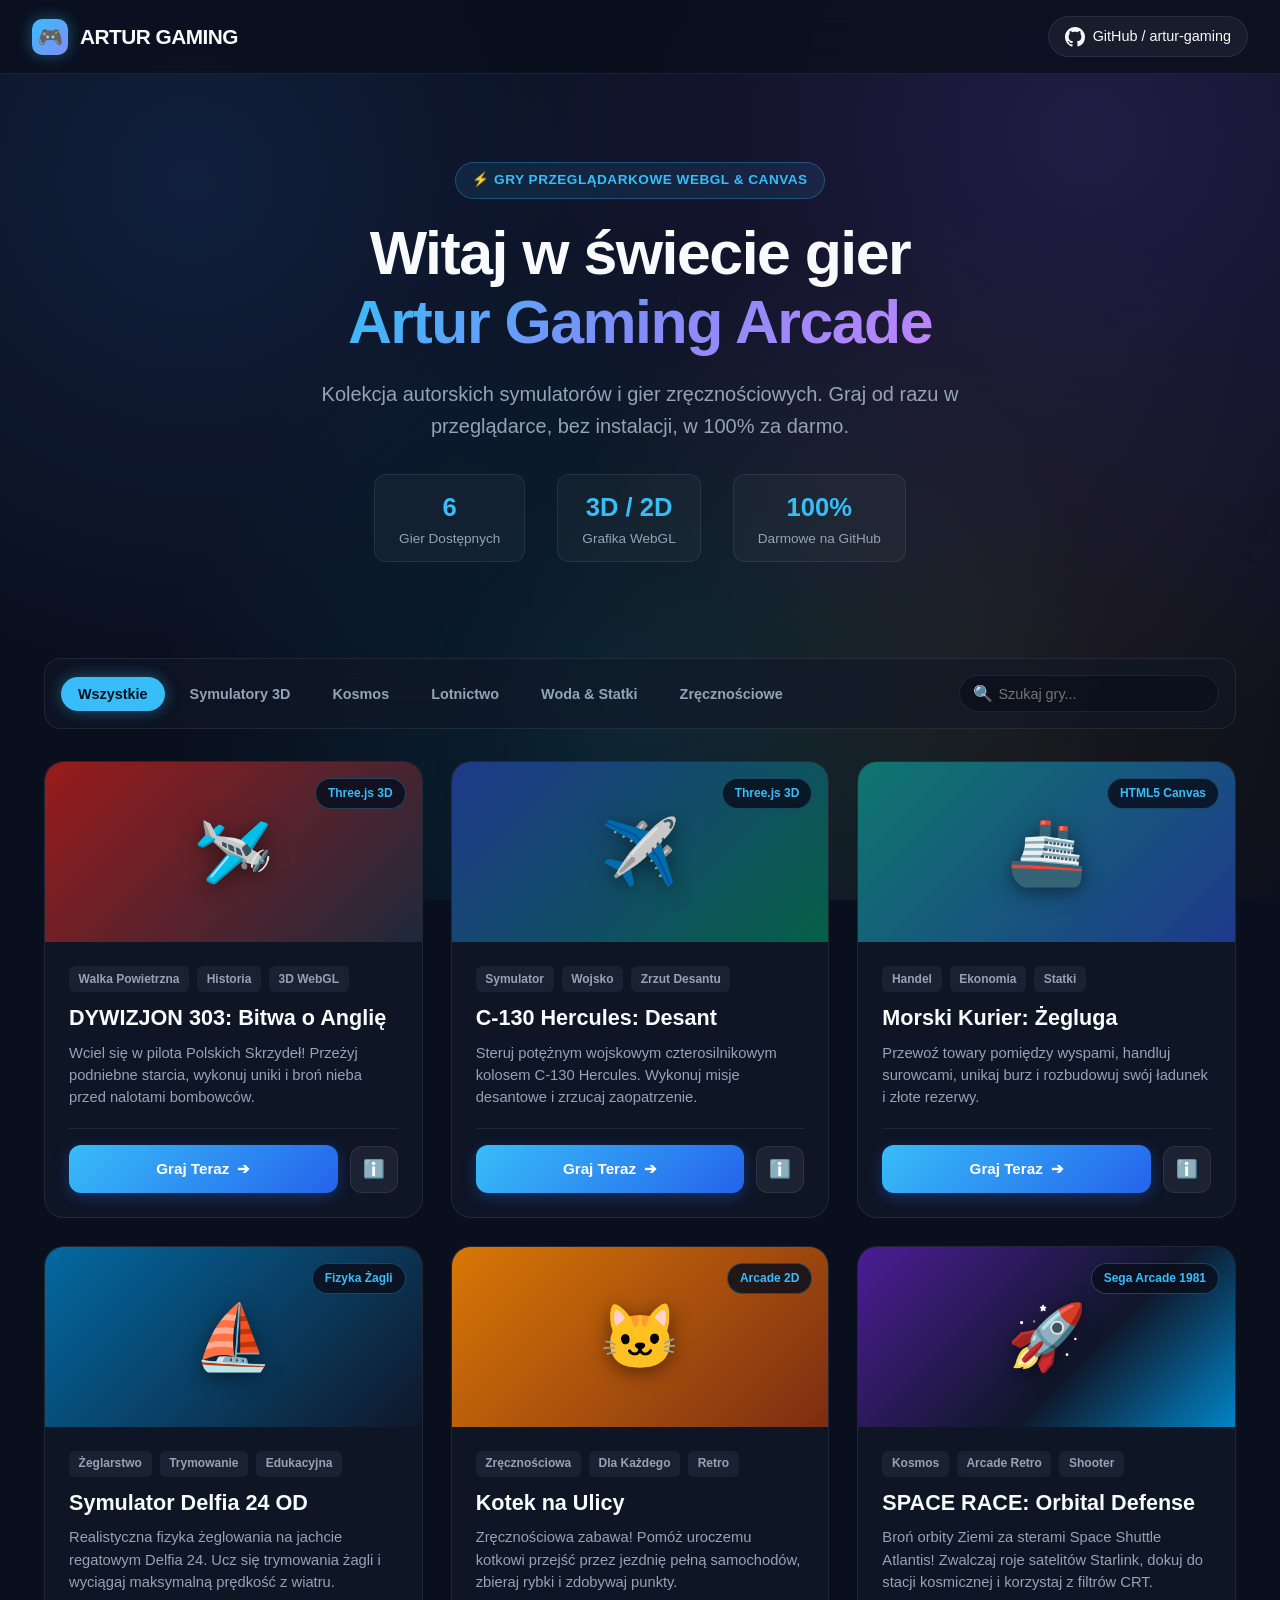
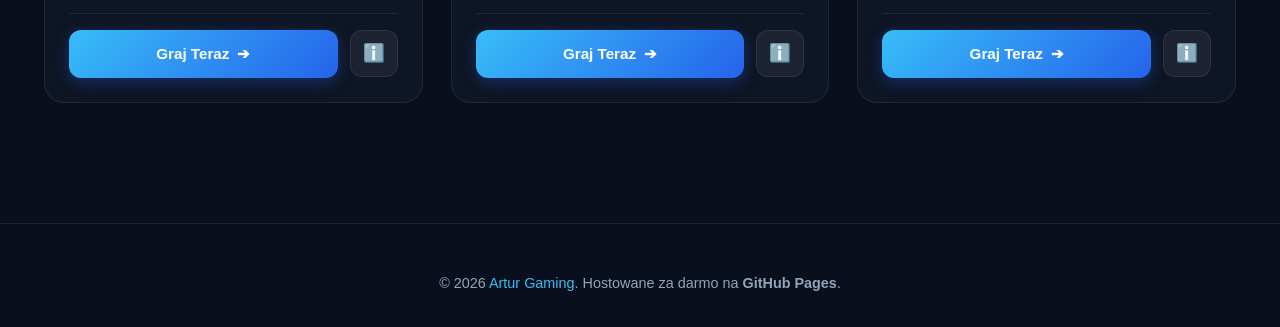
<file: index.html>
<!DOCTYPE html>
<html lang="pl">
<head>
  <meta charset="UTF-8">
  <meta name="viewport" content="width=device-width, initial-scale=1.0">
  <title>Artur Gaming Hub | Darmowe Gry Przeglądarkowe i Symulatory</title>
  <meta name="description" content="Kolekcja darmowych gier 3D, symulatorów lotu, żeglarstwa i gier zręcznościowych stworzonych przez Artur Gaming. Graj bezpośrednio w przeglądarce!">
  <link rel="stylesheet" href="css/style.css">
  <link rel="icon" href="data:image/svg+xml,<svg xmlns='http://www.w3.org/2000/svg' viewBox='0 0 100 100'><text y='.9em' font-size='90'>🎮</text></svg>">
</head>
<body>

  <!-- Background decorative light glow -->
  <div class="bg-mesh"></div>

  <!-- Navigation Bar -->
  <nav class="navbar">
    <a href="#" class="nav-brand">
      <div class="brand-icon">🎮</div>
      <span>ARTUR GAMING</span>
    </a>
    <div class="nav-links">
      <a href="https://github.com/artur-gaming" target="_blank" rel="noopener noreferrer" class="github-badge-btn">
        <svg width="20" height="20" viewBox="0 0 24 24" fill="currentColor">
          <path d="M12 0C5.37 0 0 5.37 0 12c0 5.31 3.435 9.795 8.205 11.385.6.105.825-.255.825-.57 0-.285-.015-1.23-.015-2.235-3.015.555-3.795-.735-4.035-1.41-.135-.345-.72-1.41-1.23-1.695-.42-.225-1.02-.78-.015-.795.945-.015 1.62.87 1.845 1.23 1.08 1.815 2.805 1.305 3.495.99.105-.78.42-1.305.765-1.605-2.67-.3-5.46-1.335-5.46-5.925 0-1.305.465-2.385 1.23-3.225-.12-.3-.54-1.53.12-3.18 0 0 1.005-.315 3.3 1.23.96-.27 1.98-.405 3-.405s2.04.135 3 .405c2.295-1.56 3.3-1.23 3.3-1.23.66 1.65.24 2.88.12 3.18.765.84 1.23 1.905 1.23 3.225 0 4.605-2.805 5.625-5.475 5.925.435.375.81 1.095.81 2.22 0 1.605-.015 2.895-.015 3.3 0 .315.225.69.825.57A12.02 12.02 0 0024 12c0-6.63-5.37-12-12-12z"/>
        </svg>
        <span>GitHub / artur-gaming</span>
      </a>
    </div>
  </nav>

  <!-- Main Content Container -->
  <main class="container">
    
    <!-- Hero Section -->
    <section class="hero">
      <div class="hero-pill">⚡ Gry Przeglądarkowe WebGL & Canvas</div>
      <h1 class="hero-title">
        Witaj w świecie gier <br>
        <span class="gradient-text">Artur Gaming Arcade</span>
      </h1>
      <p class="hero-subtitle">
        Kolekcja autorskich symulatorów i gier zręcznościowych. Graj od razu w przeglądarce, bez instalacji, w 100% za darmo.
      </p>

      <div class="stats-row">
        <div class="stat-item">
          <span class="stat-number">6</span>
          <span class="stat-label">Gier Dostępnych</span>
        </div>
        <div class="stat-item">
          <span class="stat-number">3D / 2D</span>
          <span class="stat-label">Grafika WebGL</span>
        </div>
        <div class="stat-item">
          <span class="stat-number">100%</span>
          <span class="stat-label">Darmowe na GitHub</span>
        </div>
      </div>
    </section>

    <!-- Search & Filter Controls -->
    <section class="filter-bar">
      <div class="filter-pills">
        <button class="filter-btn active" data-filter="all">Wszystkie</button>
        <button class="filter-btn" data-filter="3d">Symulatory 3D</button>
        <button class="filter-btn" data-filter="space">Kosmos</button>
        <button class="filter-btn" data-filter="air">Lotnictwo</button>
        <button class="filter-btn" data-filter="sea">Woda & Statki</button>
        <button class="filter-btn" data-filter="arcade">Zręcznościowe</button>
      </div>

      <div class="search-box">
        <span class="search-icon">🔍</span>
        <input type="text" id="search-games" placeholder="Szukaj gry...">
      </div>
    </section>

    <!-- Games Cards Grid -->
    <section class="games-grid">

      <!-- Card 1: Dywizjon 303 -->
      <article class="game-card" data-category="3d air">
        <div class="card-header-banner banner-dywizjon">
          <div class="banner-icon">🛩️</div>
          <span class="card-badge-engine">Three.js 3D</span>
        </div>
        <div class="card-body">
          <div class="card-tags">
            <span class="tag">Walka Powietrzna</span>
            <span class="tag">Historia</span>
            <span class="tag">3D WebGL</span>
          </div>
          <h2 class="card-title">DYWIZJON 303: Bitwa o Anglię</h2>
          <p class="card-description">
            Wciel się w pilota Polskich Skrzydeł! Przeżyj podniebne starcia, wykonuj uniki i broń nieba przed nalotami bombowców.
          </p>
          <div class="card-footer">
            <a href="games/dywizjon303/index.html" class="btn-play">
              <span>Graj Teraz</span> ➔
            </a>
            <button class="btn-info" data-game="dywizjon303" title="Instrukcja i sterowanie">ℹ️</button>
          </div>
        </div>
      </article>

      <!-- Card 2: Hercules -->
      <article class="game-card" data-category="3d air">
        <div class="card-header-banner banner-hercules">
          <div class="banner-icon">✈️</div>
          <span class="card-badge-engine">Three.js 3D</span>
        </div>
        <div class="card-body">
          <div class="card-tags">
            <span class="tag">Symulator</span>
            <span class="tag">Wojsko</span>
            <span class="tag">Zrzut Desantu</span>
          </div>
          <h2 class="card-title">C-130 Hercules: Desant</h2>
          <p class="card-description">
            Steruj potężnym wojskowym czterosilnikowym kolosem C-130 Hercules. Wykonuj misje desantowe i zrzucaj zaopatrzenie.
          </p>
          <div class="card-footer">
            <a href="games/hercules/index.html" class="btn-play">
              <span>Graj Teraz</span> ➔
            </a>
            <button class="btn-info" data-game="hercules" title="Instrukcja i sterowanie">ℹ️</button>
          </div>
        </div>
      </article>

      <!-- Card 3: Morski Kurier -->
      <article class="game-card" data-category="sea arcade">
        <div class="card-header-banner banner-morski">
          <div class="banner-icon">🚢</div>
          <span class="card-badge-engine">HTML5 Canvas</span>
        </div>
        <div class="card-body">
          <div class="card-tags">
            <span class="tag">Handel</span>
            <span class="tag">Ekonomia</span>
            <span class="tag">Statki</span>
          </div>
          <h2 class="card-title">Morski Kurier: Żegluga</h2>
          <p class="card-description">
            Przewoź towary pomiędzy wyspami, handluj surowcami, unikaj burz i rozbudowuj swój ładunek i złote rezerwy.
          </p>
          <div class="card-footer">
            <a href="games/morski-kurier/index.html" class="btn-play">
              <span>Graj Teraz</span> ➔
            </a>
            <button class="btn-info" data-game="morski-kurier" title="Instrukcja i sterowanie">ℹ️</button>
          </div>
        </div>
      </article>

      <!-- Card 4: Delfia 24 -->
      <article class="game-card" data-category="sea">
        <div class="card-header-banner banner-delfia">
          <div class="banner-icon">⛵</div>
          <span class="card-badge-engine">Fizyka Żagli</span>
        </div>
        <div class="card-body">
          <div class="card-tags">
            <span class="tag">Żeglarstwo</span>
            <span class="tag">Trymowanie</span>
            <span class="tag">Edukacyjna</span>
          </div>
          <h2 class="card-title">Symulator Delfia 24 OD</h2>
          <p class="card-description">
            Realistyczna fizyka żeglowania na jachcie regatowym Delfia 24. Ucz się trymowania żagli i wyciągaj maksymalną prędkość z wiatru.
          </p>
          <div class="card-footer">
            <a href="games/delfia24/index.html" class="btn-play">
              <span>Graj Teraz</span> ➔
            </a>
            <button class="btn-info" data-game="delfia24" title="Instrukcja i sterowanie">ℹ️</button>
          </div>
        </div>
      </article>

      <!-- Card 5: Kotek na Ulicy -->
      <article class="game-card" data-category="arcade">
        <div class="card-header-banner banner-kotek">
          <div class="banner-icon">🐱</div>
          <span class="card-badge-engine">Arcade 2D</span>
        </div>
        <div class="card-body">
          <div class="card-tags">
            <span class="tag">Zręcznościowa</span>
            <span class="tag">Dla Każdego</span>
            <span class="tag">Retro</span>
          </div>
          <h2 class="card-title">Kotek na Ulicy</h2>
          <p class="card-description">
            Zręcznościowa zabawa! Pomóż uroczemu kotkowi przejść przez jezdnię pełną samochodów, zbieraj rybki i zdobywaj punkty.
          </p>
          <div class="card-footer">
            <a href="games/kotek/index.html" class="btn-play">
              <span>Graj Teraz</span> ➔
            </a>
            <button class="btn-info" data-game="kotek" title="Instrukcja i sterowanie">ℹ️</button>
          </div>
        </div>
      </article>

      <!-- Card 6: Space Race -->
      <article class="game-card" data-category="arcade space">
        <div class="card-header-banner banner-spacerace">
          <div class="banner-icon">🚀</div>
          <span class="card-badge-engine">Sega Arcade 1981</span>
        </div>
        <div class="card-body">
          <div class="card-tags">
            <span class="tag">Kosmos</span>
            <span class="tag">Arcade Retro</span>
            <span class="tag">Shooter</span>
          </div>
          <h2 class="card-title">SPACE RACE: Orbital Defense</h2>
          <p class="card-description">
            Broń orbity Ziemi za sterami Space Shuttle Atlantis! Zwalczaj roje satelitów Starlink, dokuj do stacji kosmicznej i korzystaj z filtrów CRT.
          </p>
          <div class="card-footer">
            <a href="games/space-race/index.html" class="btn-play">
              <span>Graj Teraz</span> ➔
            </a>
            <button class="btn-info" data-game="space-race" title="Instrukcja i sterowanie">ℹ️</button>
          </div>
        </div>
      </article>

    </section>

  </main>

  <!-- Modal for Controls & Details -->
  <div class="modal-overlay" id="info-modal">
    <div class="modal-card">
      <button class="modal-close" id="modal-close-btn">&times;</button>
      <h3 class="modal-title" id="modal-title">Tytuł Gry</h3>
      <p id="modal-desc" style="color: var(--text-muted); font-size: 0.95rem; margin-bottom: 1rem;"></p>
      
      <div class="modal-section-title">Sterowanie</div>
      <ul class="controls-list" id="modal-controls"></ul>

      <div class="modal-section-title">Cechy Gry</div>
      <p id="modal-features" style="font-size: 0.9rem; color: #94a3b8;"></p>

      <div style="margin-top: 1.5rem; display: flex; justify-content: flex-end;">
        <a href="#" id="modal-play-btn" class="btn-play" style="flex-grow: 0; padding: 0.75rem 2rem;">Uruchom Grę ➔</a>
      </div>
    </div>
  </div>

  <!-- Footer -->
  <footer class="footer">
    <p>&copy; 2026 <a href="https://github.com/artur-gaming" target="_blank" rel="noopener noreferrer">Artur Gaming</a>. Hostowane za darmo na <strong>GitHub Pages</strong>.</p>
  </footer>

  <script src="js/main.js"></script>
</body>
</html>
</file>
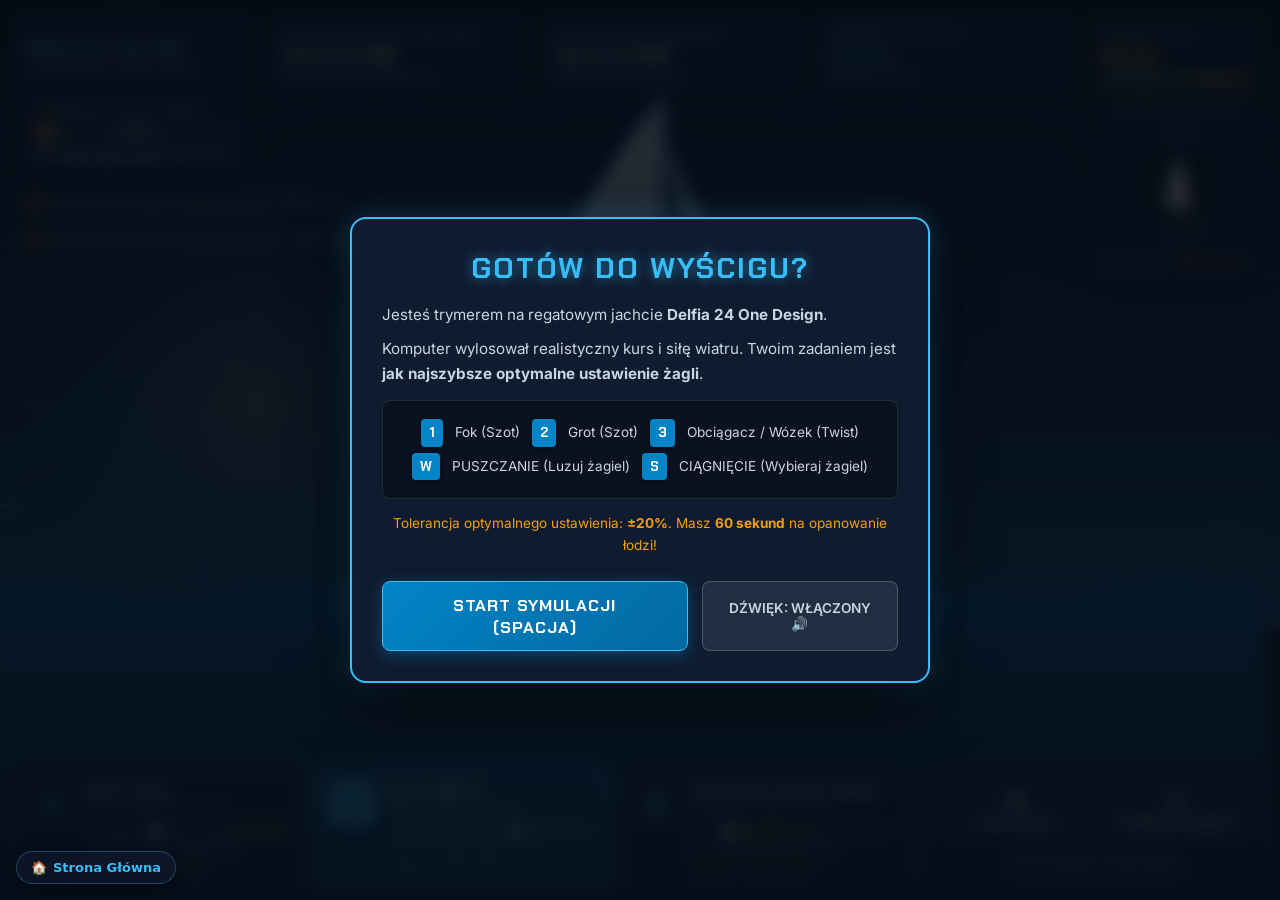
<file: games/delfia24/index.html>
<!DOCTYPE html>
<html lang="pl">
<head>
  <meta charset="UTF-8">
  <meta name="viewport" content="width=device-width, initial-scale=1.0">
  <title>Symulator Żeglarski Delfia 24 - Edukacyjna Symulacja Trymu Żagli</title>
  <link rel="stylesheet" href="style.css">
  <link rel="preconnect" href="https://fonts.googleapis.com">
  <link rel="preconnect" href="https://fonts.gstatic.com" crossorigin>
  <link href="https://fonts.googleapis.com/css2?family=Chakra+Petch:wght@400;600;700&family=Inter:wght@300;400;600;700&display=swap" rel="stylesheet">
</head>
<body>
  <div id="game-container">
    <!-- Górny pasek statusu i wskaźniki telemetryczne -->
    <header id="hud-top">
      <div class="hud-card brand">
        <div class="brand-title">DELFIA 24 OD</div>
        <div class="brand-subtitle">SYMULATOR TRYMU ŻAGLI</div>
      </div>

      <div class="hud-card wind-info">
        <div class="hud-label">WIATR RZECZYWISTY (TWS/TWD)</div>
        <div class="hud-value" id="hud-true-wind">-- kn | --°</div>
        <div class="hud-sub" id="hud-wind-course-name">Kurs: --</div>
      </div>

      <div class="hud-card apparent-wind-info">
        <div class="hud-label">WIATR POZORNY (AWS/AWA)</div>
        <div class="hud-value" id="hud-apparent-wind">-- kn | --°</div>
        <div class="hud-sub">Działa na żagle w ruchu</div>
      </div>

      <div class="hud-card speed-info">
        <div class="hud-label">PRĘDKOŚĆ ŁODZI (SOG)</div>
        <div class="hud-value speed-highlight" id="hud-boat-speed">0.0 kn</div>
        <div class="hud-sub" id="hud-target-speed">Optimum: 0.0 kn</div>
      </div>

      <div class="hud-card timer-card" id="timer-box">
        <div class="hud-label">CZAS NA TRYM</div>
        <div class="hud-value timer-val" id="hud-timer">60.0s</div>
        <div class="progress-bar-bg">
          <div class="progress-bar-fill" id="timer-bar"></div>
        </div>
      </div>
    </header>

    <!-- Główny ekran Canvas (widok z boku na Delfię 24 OD) -->
    <main id="simulation-view">
      <canvas id="sail-canvas"></canvas>

      <!-- Mini kompas taktyczny w prawym górnym rogu -->
      <div id="tactical-compass-widget">
        <div class="widget-header">KOMPAS TAKTYCZNY</div>
        <canvas id="compass-canvas" width="130" height="130"></canvas>
        <div class="compass-legend">
          <span class="legend-twd">■ Wiatr rzecz.</span>
          <span class="legend-awa">■ Wiatr pozor.</span>
        </div>
      </div>

      <!-- Wskaźnik zgrania trymu (ogólny wskaźnik sprawności aerodynamiki) -->
      <div id="trim-efficiency-badge">
        <div class="eff-title">SPRAWNOŚĆ OŻAGLOWANIA</div>
        <div class="eff-gauge-container">
          <div class="eff-gauge-fill" id="trim-efficiency-fill"></div>
          <span class="eff-gauge-text" id="trim-efficiency-val">0%</span>
        </div>
        <div class="eff-status" id="trim-status-desc">Dostrajanie...</div>
      </div>

      <!-- Edukacyjne podpowiedzi ickerów (Tell-tales) -->
      <div id="tell-tale-hud">
        <div class="tell-item" id="tt-jib">
          <span class="tt-dot" id="tt-jib-dot"></span>
          <span class="tt-text" id="tt-jib-msg">Fok: Za mocno poluzowany</span>
        </div>
        <div class="tell-item" id="tt-main">
          <span class="tt-dot" id="tt-main-dot"></span>
          <span class="tt-text" id="tt-main-msg">Grot: Łopoce</span>
        </div>
      </div>

      <!-- Ekran powiadomień / Wyników / Startu -->
      <div id="overlay-screen" class="overlay">
        <div class="modal-card">
          <h2 id="modal-title">GOTÓW DO WYŚCIGU?</h2>
          <div class="modal-body" id="modal-content">
            <p>Jesteś trymerem na regatowym jachcie <strong>Delfia 24 One Design</strong>.</p>
            <p>Komputer wylosował realistyczny kurs i siłę wiatru. Twoim zadaniem jest <strong>jak najszybsze optymalne ustawienie żagli</strong>.</p>
            <div class="controls-guide">
              <div class="guide-row">
                <span class="key-badge">1</span> Fok (Szot)
                <span class="key-badge">2</span> Grot (Szot)
                <span class="key-badge">3</span> Obciągacz / Wózek (Twist)
              </div>
              <div class="guide-row">
                <span class="key-badge">W</span> PUSZCZANIE (Luzuj żagiel)
                <span class="key-badge">S</span> CIĄGNIĘCIE (Wybieraj żagiel)
              </div>
            </div>
            <p class="tolerance-note">Tolerancja optymalnego ustawienia: <strong>±20%</strong>. Masz <strong>60 sekund</strong> na opanowanie łodzi!</p>
          </div>
          <div class="modal-actions">
            <button id="btn-start" class="btn-primary">START SYMULACJI (SPACJA)</button>
            <button id="btn-sound-toggle" class="btn-secondary">DŹWIĘK: WŁĄCZONY 🔊</button>
          </div>
        </div>
      </div>
    </main>

    <!-- Dolny panel sterowania stanowiskami (Klawisze 1, 2, 3 oraz W i S) -->
    <footer id="hud-bottom">
      <div class="stations-container">
        <!-- Stanowisko 1: Szot Foka -->
        <div class="station-card" id="station-1" data-station="1">
          <div class="station-number">1</div>
          <div class="station-details">
            <div class="station-name">SZOT FOKA</div>
            <div class="station-role">Przedni żagiel / Kąt natarcia</div>
            <div class="station-slider-wrap">
              <div class="station-track">
                <div class="station-zone" id="zone-1"></div>
                <div class="station-pointer" id="pointer-1"></div>
              </div>
              <div class="station-readout" id="readout-1">Poluzowany: 50%</div>
            </div>
            <div class="station-hint" id="hint-1">Optimum: 45% (±20%)</div>
          </div>
        </div>

        <!-- Stanowisko 2: Szot Grota -->
        <div class="station-card active" id="station-2" data-station="2">
          <div class="station-number">2</div>
          <div class="station-details">
            <div class="station-name">SZOT GROTA</div>
            <div class="station-role">Główny pędnik / Kąt bomu</div>
            <div class="station-slider-wrap">
              <div class="station-track">
                <div class="station-zone" id="zone-2"></div>
                <div class="station-pointer" id="pointer-2"></div>
              </div>
              <div class="station-readout" id="readout-2">Poluzowany: 50%</div>
            </div>
            <div class="station-hint" id="hint-2">Optimum: 40% (±20%)</div>
          </div>
        </div>

        <!-- Stanowisko 3: Obciągacz bomu / Wózek grota -->
        <div class="station-card" id="station-3" data-station="3">
          <div class="station-number">3</div>
          <div class="station-details">
            <div class="station-name">OBCIĄGACZ BOMU (VANG)</div>
            <div class="station-role">Skręt grota (Twist) / Profil</div>
            <div class="station-slider-wrap">
              <div class="station-track">
                <div class="station-zone" id="zone-3"></div>
                <div class="station-pointer" id="pointer-3"></div>
              </div>
              <div class="station-readout" id="readout-3">Poluzowany: 50%</div>
            </div>
            <div class="station-hint" id="hint-3">Optimum: 35% (±20%)</div>
          </div>
        </div>
      </div>

      <!-- Klawisze akcji W i S -->
      <div class="action-keys-container">
        <div class="key-control-box">
          <button class="action-btn" id="btn-ease" title="Klawisz W: Puść / Luzuj">
            <span class="action-key-name">W</span>
            <span class="action-label">LUZUJ (PUŚĆ)</span>
          </button>
          <button class="action-btn" id="btn-trim" title="Klawisz S: Ciągnij / Wybieraj">
            <span class="action-key-name">S</span>
            <span class="action-label">WYBIERAJ (CIĄGNIJ)</span>
          </button>
        </div>
        <div class="control-help">
          Wciśnij <strong>1</strong>, <strong>2</strong>, <strong>3</strong> by wybrać żagiel.<br>
          Przytrzymaj <strong>W</strong> (luz) lub <strong>S</strong> (wybierz).
        </div>
      </div>
    </footer>
  </div>

  <script src="audio.js"></script>
  <script src="sailing_physics.js"></script>
  <script src="renderer.js"></script>
  <script src="game.js"></script>
<!-- Floating Hub Button -->
<a href="../../index.html" id="hub-back-btn" style="position:fixed;bottom:16px;left:16px;z-index:999999;background:rgba(15,23,42,0.85);backdrop-filter:blur(8px);color:#38bdf8;padding:8px 14px;border-radius:20px;font-family:system-ui,-apple-system,sans-serif;font-size:13px;font-weight:600;text-decoration:none;border:1px solid rgba(56,189,248,0.3);box-shadow:0 4px 15px rgba(0,0,0,0.4);display:inline-flex;align-items:center;gap:6px;transition:all 0.2s;" onmouseover="this.style.transform='scale(1.05)';this.style.background='#38bdf8';this.style.color='#0f172a'" onmouseout="this.style.transform='none';this.style.background='rgba(15,23,42,0.85)';this.style.color='#38bdf8'">
  <span>🏠</span> Strona Główna
</a>

</body>
</html>
</file>
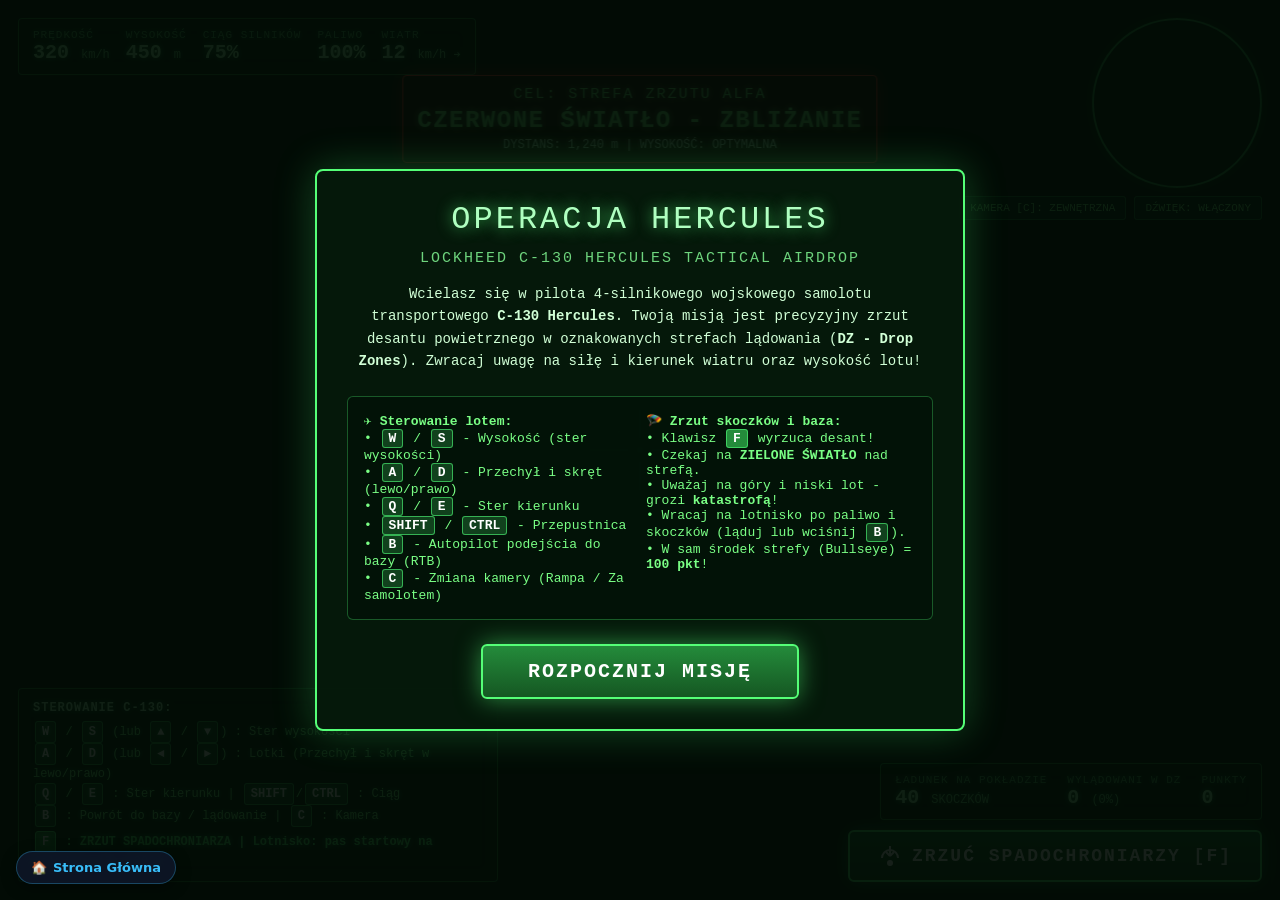
<file: games/hercules/index.html>
<!DOCTYPE html>
<html lang="pl">
<head>
  <meta charset="UTF-8">
  <meta name="viewport" content="width=device-width, initial-scale=1.0">
  <title>C-130 Hercules - Operacja Powietrznodesantowa</title>
  <style>
    * {
      box-sizing: border-box;
      margin: 0;
      padding: 0;
      user-select: none;
      -webkit-user-select: none;
    }
    body, html {
      width: 100%;
      height: 100%;
      overflow: hidden;
      background: #08121e;
      font-family: 'Share Tech Mono', 'Courier New', monospace;
      color: #7aff85;
    }
    #canvas-container {
      position: absolute;
      top: 0;
      left: 0;
      width: 100%;
      height: 100%;
      z-index: 1;
    }

    /* HUD Overlay */
    #hud {
      position: absolute;
      top: 0;
      left: 0;
      width: 100%;
      height: 100%;
      z-index: 10;
      pointer-events: none;
      display: flex;
      flex-direction: column;
      justify-content: space-between;
      padding: 18px;
    }

    /* Military HUD aesthetic */
    .hud-box {
      background: rgba(4, 20, 10, 0.65);
      border: 1px solid rgba(80, 255, 120, 0.45);
      box-shadow: 0 0 15px rgba(40, 200, 80, 0.15), inset 0 0 15px rgba(20, 100, 40, 0.2);
      backdrop-filter: blur(4px);
      border-radius: 4px;
      padding: 10px 14px;
      text-shadow: 0 0 6px rgba(80, 255, 120, 0.7);
    }

    /* Top HUD */
    .top-bar {
      display: flex;
      justify-content: space-between;
      align-items: flex-start;
      width: 100%;
    }

    .plane-status {
      display: flex;
      gap: 16px;
    }

    .stat-item {
      display: flex;
      flex-direction: column;
    }
    .stat-label {
      font-size: 11px;
      color: #55b866;
      text-transform: uppercase;
      letter-spacing: 1px;
    }
    .stat-value {
      font-size: 20px;
      font-weight: bold;
      color: #a4ffad;
    }
    .stat-value span {
      font-size: 12px;
      color: #6ed47d;
      font-weight: normal;
    }

    /* Target DZ Center Banner */
    #dz-banner {
      position: absolute;
      top: 75px;
      left: 50%;
      transform: translateX(-50%);
      text-align: center;
      transition: all 0.2s ease;
      min-width: 380px;
    }
    #dz-banner.green-light {
      border-color: #00ff66;
      box-shadow: 0 0 25px rgba(0, 255, 100, 0.6), inset 0 0 20px rgba(0, 255, 100, 0.3);
      background: rgba(0, 45, 15, 0.85);
      animation: pulse-green 1s infinite alternate;
    }
    #dz-banner.red-light {
      border-color: #ff3333;
      box-shadow: 0 0 20px rgba(255, 50, 50, 0.4);
      background: rgba(45, 10, 10, 0.8);
    }
    @keyframes pulse-green {
      0% { transform: translateX(-50%) scale(1); }
      100% { transform: translateX(-50%) scale(1.03); }
    }

    .banner-title {
      font-size: 15px;
      letter-spacing: 2px;
      margin-bottom: 4px;
    }
    .banner-status {
      font-size: 24px;
      font-weight: bold;
      letter-spacing: 1.5px;
    }
    .banner-sub {
      font-size: 12px;
      margin-top: 4px;
      color: #d1ffd6;
    }

    /* Artificial Horizon Center Reticle */
    #crosshair-container {
      position: absolute;
      top: 50%;
      left: 50%;
      transform: translate(-50%, -50%);
      width: 200px;
      height: 200px;
      pointer-events: none;
    }

    /* Minimap Radar */
    #radar-container {
      position: relative;
      width: 170px;
      height: 170px;
      border-radius: 50%;
      overflow: hidden;
      border: 2px solid rgba(80, 255, 120, 0.6);
      background: rgba(4, 25, 12, 0.75);
      box-shadow: 0 0 15px rgba(40, 200, 80, 0.3);
    }
    #radar-canvas {
      width: 100%;
      height: 100%;
    }

    /* Bottom HUD */
    .bottom-bar {
      display: flex;
      justify-content: space-between;
      align-items: flex-end;
      width: 100%;
    }

    /* Controls Help */
    #controls-help {
      max-width: 480px;
      font-size: 12px;
      line-height: 1.5;
    }
    .key-badge {
      display: inline-block;
      padding: 1px 6px;
      background: rgba(80, 255, 120, 0.2);
      border: 1px solid rgba(80, 255, 120, 0.6);
      border-radius: 3px;
      color: #ffffff;
      font-weight: bold;
      margin: 0 2px;
    }

    /* Action Drop Button for mobile or clicks */
    #drop-action-btn {
      pointer-events: auto;
      cursor: pointer;
      background: linear-gradient(180deg, #186028, #0e3d17);
      border: 2px solid #55ff77;
      color: #ffffff;
      font-family: inherit;
      font-size: 18px;
      font-weight: bold;
      padding: 12px 28px;
      border-radius: 6px;
      letter-spacing: 2px;
      box-shadow: 0 0 20px rgba(80, 255, 120, 0.4);
      transition: all 0.15s ease;
      text-transform: uppercase;
      display: flex;
      align-items: center;
      gap: 10px;
    }
    #drop-action-btn:hover {
      background: linear-gradient(180deg, #248b3b, #155722);
      box-shadow: 0 0 30px rgba(80, 255, 120, 0.8);
      transform: translateY(-2px);
    }
    #drop-action-btn:active, #drop-action-btn.active {
      background: #47e26a;
      color: #04250c;
      transform: translateY(1px);
    }

    /* Mission Summary / Notification Toast */
    #toast-msg {
      position: absolute;
      top: 170px;
      left: 50%;
      transform: translateX(-50%);
      background: rgba(0, 30, 15, 0.9);
      border: 2px solid #47e26a;
      color: #afffc0;
      padding: 10px 24px;
      border-radius: 5px;
      font-size: 16px;
      font-weight: bold;
      opacity: 0;
      transition: opacity 0.3s ease, transform 0.3s ease;
      pointer-events: none;
      z-index: 20;
      text-align: center;
    }
    #toast-msg.show {
      opacity: 1;
      transform: translateX(-50%) translateY(5px);
    }

    /* Audio toggle & camera buttons */
    .hud-buttons {
      pointer-events: auto;
      display: flex;
      gap: 8px;
      margin-top: 8px;
    }
    .hud-btn {
      background: rgba(10, 40, 20, 0.7);
      border: 1px solid rgba(80, 255, 120, 0.4);
      color: #7aff85;
      font-family: inherit;
      font-size: 11px;
      padding: 5px 10px;
      cursor: pointer;
      border-radius: 3px;
      transition: all 0.2s;
    }
    .hud-btn:hover {
      background: rgba(30, 90, 40, 0.9);
      color: #fff;
    }

    /* Start / Briefing Overlay */
    #start-overlay {
      position: absolute;
      top: 0;
      left: 0;
      width: 100%;
      height: 100%;
      background: rgba(3, 12, 6, 0.92);
      z-index: 100;
      display: flex;
      flex-direction: column;
      align-items: center;
      justify-content: center;
      padding: 20px;
      text-align: center;
    }
    .briefing-box {
      max-width: 650px;
      background: rgba(6, 26, 12, 0.9);
      border: 2px solid #55ff77;
      padding: 30px;
      border-radius: 8px;
      box-shadow: 0 0 40px rgba(60, 220, 100, 0.3);
    }
    .briefing-title {
      font-size: 32px;
      color: #afffc0;
      letter-spacing: 3px;
      margin-bottom: 12px;
      text-shadow: 0 0 15px rgba(80, 255, 120, 0.8);
    }
    .briefing-desc {
      font-size: 14px;
      line-height: 1.6;
      color: #d1ffd6;
      margin-bottom: 24px;
    }
    .briefing-instructions {
      display: grid;
      grid-template-columns: 1fr 1fr;
      gap: 12px;
      text-align: left;
      background: rgba(0, 15, 6, 0.6);
      padding: 16px;
      border-radius: 6px;
      border: 1px solid rgba(80, 255, 120, 0.3);
      margin-bottom: 24px;
      font-size: 13px;
    }
    .start-btn {
      background: linear-gradient(180deg, #248b3b, #155722);
      border: 2px solid #55ff77;
      color: #ffffff;
      font-family: inherit;
      font-size: 20px;
      font-weight: bold;
      padding: 14px 45px;
      border-radius: 6px;
      letter-spacing: 2px;
      cursor: pointer;
      box-shadow: 0 0 25px rgba(80, 255, 120, 0.5);
      transition: all 0.2s;
    }
    .start-btn:hover {
      transform: scale(1.05);
      background: linear-gradient(180deg, #30b84e, #1a6d2b);
      box-shadow: 0 0 35px rgba(80, 255, 120, 0.8);
    }

    /* Jump Ramp View Green Lamp on screen edges */
    #jump-lamp {
      position: absolute;
      top: 0;
      left: 0;
      width: 100%;
      height: 100%;
      pointer-events: none;
      box-shadow: inset 0 0 70px rgba(0, 255, 100, 0);
      transition: box-shadow 0.2s ease;
      z-index: 5;
    }
    #jump-lamp.active {
      box-shadow: inset 0 0 90px rgba(0, 255, 100, 0.5);
    }

    /* Crash screen overlay */
    #crash-overlay {
      position: absolute;
      top: 0;
      left: 0;
      width: 100%;
      height: 100%;
      background: rgba(40, 0, 0, 0.85);
      z-index: 200;
      display: none;
      flex-direction: column;
      align-items: center;
      justify-content: center;
      text-align: center;
      padding: 20px;
    }
    .crash-box {
      max-width: 550px;
      background: rgba(30, 5, 5, 0.95);
      border: 2px solid #ff3333;
      padding: 30px;
      border-radius: 8px;
      box-shadow: 0 0 45px rgba(255, 50, 50, 0.6);
    }
    .crash-title {
      font-size: 36px;
      color: #ff4d4d;
      letter-spacing: 3px;
      margin-bottom: 12px;
      text-shadow: 0 0 15px rgba(255, 50, 50, 0.8);
    }
    .crash-desc {
      font-size: 15px;
      color: #ffd2d2;
      line-height: 1.6;
      margin-bottom: 24px;
    }
    .crash-btn {
      background: linear-gradient(180deg, #aa1818, #600c0c);
      border: 2px solid #ff5555;
      color: #fff;
      font-family: inherit;
      font-size: 18px;
      padding: 12px 35px;
      border-radius: 6px;
      cursor: pointer;
      font-weight: bold;
      letter-spacing: 2px;
      transition: all 0.2s;
    }
    .crash-btn:hover {
      background: linear-gradient(180deg, #d42222, #801212);
      transform: scale(1.05);
    }
  </style>
</head>
<body>
  <div id="canvas-container"></div>
  <div id="jump-lamp"></div>

  <!-- HUD -->
  <div id="hud">
    <!-- Top Bar -->
    <div class="top-bar">
      <!-- Flight Instrument Cluster -->
      <div class="hud-box plane-status">
        <div class="stat-item">
          <span class="stat-label">PRĘDKOŚĆ</span>
          <span class="stat-value" id="val-speed">320 <span>km/h</span></span>
        </div>
        <div class="stat-item">
          <span class="stat-label">WYSOKOŚĆ</span>
          <span class="stat-value" id="val-alt">450 <span>m</span></span>
        </div>
        <div class="stat-item">
          <span class="stat-label">CIĄG SILNIKÓW</span>
          <span class="stat-value" id="val-throttle">75%</span>
        </div>
        <div class="stat-item">
          <span class="stat-label">PALIWO</span>
          <span class="stat-value" id="val-fuel">100%</span>
        </div>
        <div class="stat-item">
          <span class="stat-label">WIATR</span>
          <span class="stat-value" id="val-wind">12 <span>km/h ➔</span></span>
        </div>
      </div>

      <!-- Minimap Radar -->
      <div style="display: flex; flex-direction: column; align-items: flex-end;">
        <div id="radar-container">
          <canvas id="radar-canvas" width="170" height="170"></canvas>
        </div>
        <div class="hud-buttons">
          <button class="hud-btn" id="btn-cam">KAMERA [C]: ZEWNĘTRZNA</button>
          <button class="hud-btn" id="btn-audio">DŹWIĘK: WŁĄCZONY</button>
        </div>
      </div>
    </div>

    <!-- Center Drop Zone Clearance Banner -->
    <div id="dz-banner" class="hud-box red-light">
      <div class="banner-title" id="dz-name">CEL: STREFA ZRZUTU ALFA</div>
      <div class="banner-status" id="dz-signal">CZERWONE ŚWIATŁO - ZBLIŻANIE</div>
      <div class="banner-sub" id="dz-distance">DYSTANS: 1,240 m | WYSOKOŚĆ: OPTYMALNA</div>
    </div>

    <!-- Pitch Ladder / Flight Reticle (SVG) -->
    <div id="crosshair-container">
      <svg width="200" height="200" viewBox="0 0 200 200" style="overflow: visible;">
        <!-- Center Crosshair -->
        <circle cx="100" cy="100" r="28" fill="none" stroke="rgba(80, 255, 120, 0.4)" stroke-width="1.5" stroke-dasharray="4 3"/>
        <line x1="60" y1="100" x2="88" y2="100" stroke="#7aff85" stroke-width="2"/>
        <line x1="112" y1="100" x2="140" y2="100" stroke="#7aff85" stroke-width="2"/>
        <line x1="100" y1="60" x2="100" y2="88" stroke="#7aff85" stroke-width="2"/>
        <line x1="100" y1="112" x2="100" y2="140" stroke="#7aff85" stroke-width="2"/>
        <circle cx="100" cy="100" r="3" fill="#7aff85"/>

        <!-- Artificial Horizon Indicator -->
        <g id="hud-horizon" transform="translate(100, 100)">
          <line x1="-50" y1="0" x2="-20" y2="0" stroke="rgba(80, 255, 120, 0.7)" stroke-width="1.5"/>
          <line x1="20" y1="0" x2="50" y2="0" stroke="rgba(80, 255, 120, 0.7)" stroke-width="1.5"/>
          <line x1="-35" y1="18" x2="-15" y2="18" stroke="rgba(80, 255, 120, 0.5)" stroke-width="1"/>
          <line x1="15" y1="18" x2="35" y2="18" stroke="rgba(80, 255, 120, 0.5)" stroke-width="1"/>
          <line x1="-35" y1="-18" x2="-15" y2="-18" stroke="rgba(80, 255, 120, 0.5)" stroke-width="1"/>
          <line x1="15" y1="-18" x2="35" y2="-18" stroke="rgba(80, 255, 120, 0.5)" stroke-width="1"/>
        </g>
      </svg>
    </div>

    <!-- Floating Toast Notification -->
    <div id="toast-msg">TRAFIENIE W SAM ŚRODEK DZ! +100 PKT</div>

    <!-- Bottom Bar -->
    <div class="bottom-bar">
      <!-- Controls Legend -->
      <div class="hud-box" id="controls-help">
        <div style="color: #afffc0; font-weight: bold; margin-bottom: 4px; letter-spacing: 1px;">STEROWANIE C-130:</div>
        <div><span class="key-badge">W</span> / <span class="key-badge">S</span> (lub <span class="key-badge">▲</span> / <span class="key-badge">▼</span>) : Ster wysokości</div>
        <div><span class="key-badge">A</span> / <span class="key-badge">D</span> (lub <span class="key-badge">◄</span> / <span class="key-badge">►</span>) : Lotki (Przechył i skręt w lewo/prawo)</div>
        <div><span class="key-badge">Q</span> / <span class="key-badge">E</span> : Ster kierunku | <span class="key-badge">SHIFT</span>/<span class="key-badge">CTRL</span> : Ciąg</div>
        <div><span class="key-badge">B</span> : Powrót do bazy / lądowanie | <span class="key-badge">C</span> : Kamera</div>
        <div style="margin-top: 4px; color: #55ff77; font-weight: bold;">
          <span class="key-badge" style="background: #248b3b; border-color: #55ff77;">F</span> : ZRZUT SPADOCHRONIARZA | Lotnisko: pas startowy na południu (Z: 3000)
        </div>
      </div>

      <!-- Paratrooper Payload & Drop Action Button -->
      <div style="display: flex; flex-direction: column; align-items: flex-end; gap: 10px;">
        <div class="hud-box" style="display: flex; gap: 20px;">
          <div class="stat-item">
            <span class="stat-label">ŁADUNEK NA POKŁADZIE</span>
            <span class="stat-value" id="val-paratroopers">40 <span>SKOCZKÓW</span></span>
          </div>
          <div class="stat-item">
            <span class="stat-label">WYLĄDOWANI W DZ</span>
            <span class="stat-value" id="val-score">0 <span>(0%)</span></span>
          </div>
          <div class="stat-item">
            <span class="stat-label">PUNKTY</span>
            <span class="stat-value" id="val-points">0</span>
          </div>
        </div>

        <!-- Big interactive Drop Button -->
        <button id="drop-action-btn">
          <svg width="24" height="24" viewBox="0 0 24 24" fill="none" stroke="currentColor" stroke-width="2">
            <path d="M12 2v10m0 0l-4-4m4 4l4-4"/>
            <path d="M4 14a8 8 0 0 1 16 0"/>
            <circle cx="12" cy="19" r="2" fill="currentColor"/>
          </svg>
          ZRZUĆ SPADOCHRONIARZY [F]
        </button>
      </div>
    </div>
  </div>

  <!-- Crash Overlay -->
  <div id="crash-overlay">
    <div class="crash-box">
      <div class="crash-title">SAMOLOT ROZBITY!</div>
      <p class="crash-desc" id="crash-reason">
        C-130 Hercules zderzył się ze zboczem góry / terenem na zbyt niskim pułapie!
      </p>
      <button class="crash-btn" id="crash-restart-btn">ODRÓDŹ NA PASIE STARTOWYM</button>
    </div>
  </div>

  <!-- Start & Briefing Screen -->
  <div id="start-overlay">
    <div class="briefing-box">
      <div class="briefing-title">OPERACJA HERCULES</div>
      <div style="color: #6ed47d; font-size: 15px; margin-bottom: 16px; letter-spacing: 2px;">
        LOCKHEED C-130 HERCULES TACTICAL AIRDROP
      </div>
      <p class="briefing-desc">
        Wcielasz się w pilota 4-silnikowego wojskowego samolotu transportowego <b>C-130 Hercules</b>.
        Twoją misją jest precyzyjny zrzut desantu powietrznego w oznakowanych strefach lądowania (<b>DZ - Drop Zones</b>).
        Zwracaj uwagę na siłę i kierunek wiatru oraz wysokość lotu!
      </p>

      <div class="briefing-instructions">
        <div>
          <b style="color: #7aff85;">✈️ Sterowanie lotem:</b><br>
          • <span class="key-badge">W</span> / <span class="key-badge">S</span> - Wysokość (ster wysokości)<br>
          • <span class="key-badge">A</span> / <span class="key-badge">D</span> - Przechył i skręt (lewo/prawo)<br>
          • <span class="key-badge">Q</span> / <span class="key-badge">E</span> - Ster kierunku<br>
          • <span class="key-badge">SHIFT</span> / <span class="key-badge">CTRL</span> - Przepustnica<br>
          • <span class="key-badge">B</span> - Autopilot podejścia do bazy (RTB)<br>
          • <span class="key-badge">C</span> - Zmiana kamery (Rampa / Za samolotem)
        </div>
        <div>
          <b style="color: #7aff85;">🪂 Zrzut skoczków i baza:</b><br>
          • Klawisz <span class="key-badge" style="background:#248b3b; color:#fff;">F</span> wyrzuca desant!<br>
          • Czekaj na <b>ZIELONE ŚWIATŁO</b> nad strefą.<br>
          • Uważaj na góry i niski lot - grozi <b>katastrofą</b>!<br>
          • Wracaj na lotnisko po paliwo i skoczków (ląduj lub wciśnij <span class="key-badge">B</span>).<br>
          • W sam środek strefy (Bullseye) = <b>100 pkt</b>!
        </div>
      </div>

      <button class="start-btn" id="start-game-btn">ROZPOCZNIJ MISJĘ</button>
    </div>
  </div>

  <!-- Three.js (Offline local fallback / CDN loaded) -->
  <script src="three.min.js"></script>

  <script>
    // ==========================================
    // AUDIO ENGINE (Web Audio API Procedural)
    // ==========================================
    class SoundFX {
      constructor() {
        this.ctx = null;
        this.enabled = true;
        this.engineOsc1 = null;
        this.engineOsc2 = null;
        this.engineGain = null;
        this.propellerFilter = null;
        this.isInitialized = false;
      }

      init() {
        if (this.isInitialized) return;
        try {
          const AudioContext = window.AudioContext || window.webkitAudioContext;
          this.ctx = new AudioContext();
          this.initEngineSound();
          this.isInitialized = true;
        } catch (e) {
          console.warn('Web Audio not supported or blocked:', e);
        }
      }

      initEngineSound() {
        if (!this.ctx) return;
        // 4-turboprop drone synthesis
        this.engineOsc1 = this.ctx.createOscillator();
        this.engineOsc2 = this.ctx.createOscillator();
        this.engineGain = this.ctx.createGain();
        
        // Low turboprop rumble
        this.engineOsc1.type = 'sawtooth';
        this.engineOsc1.frequency.setValueAtTime(62, this.ctx.currentTime); // ~60 Hz engine base

        // Propeller harmonics
        this.engineOsc2.type = 'triangle';
        this.engineOsc2.frequency.setValueAtTime(124, this.ctx.currentTime);

        // Lowpass filter to muffle engine cabin sound
        this.propellerFilter = this.ctx.createBiquadFilter();
        this.propellerFilter.type = 'lowpass';
        this.propellerFilter.frequency.setValueAtTime(450, this.ctx.currentTime);

        this.engineGain.gain.setValueAtTime(0.08, this.ctx.currentTime);

        this.engineOsc1.connect(this.propellerFilter);
        this.engineOsc2.connect(this.propellerFilter);
        this.propellerFilter.connect(this.engineGain);
        this.engineGain.connect(this.ctx.destination);

        this.engineOsc1.start();
        this.engineOsc2.start();
      }

      updateEnginePitch(throttleRatio) {
        if (!this.isInitialized || !this.engineOsc1) return;
        const baseFreq = 50 + throttleRatio * 35; // 50Hz to 85Hz
        this.engineOsc1.frequency.setTargetAtTime(baseFreq, this.ctx.currentTime, 0.1);
        this.engineOsc2.frequency.setTargetAtTime(baseFreq * 2.1, this.ctx.currentTime, 0.1);
        const filterFreq = 320 + throttleRatio * 300;
        this.propellerFilter.frequency.setTargetAtTime(filterFreq, this.ctx.currentTime, 0.1);
      }

      // Paratrooper jump buzzer / green light horn
      playJumpBuzzer() {
        if (!this.ctx || !this.enabled) return;
        const now = this.ctx.currentTime;
        const osc = this.ctx.createOscillator();
        const gain = this.ctx.createGain();
        osc.type = 'square';
        osc.frequency.setValueAtTime(880, now); // 880 Hz beep
        osc.frequency.setValueAtTime(1200, now + 0.08);

        gain.gain.setValueAtTime(0.18, now);
        gain.gain.exponentialRampToValueAtTime(0.01, now + 0.22);

        osc.connect(gain);
        gain.connect(this.ctx.destination);
        osc.start(now);
        osc.stop(now + 0.23);
      }

      // Parachute deployment snap / whoosh
      playChuteDeploy() {
        if (!this.ctx || !this.enabled) return;
        const now = this.ctx.currentTime;
        
        // Pop snap
        const osc = this.ctx.createOscillator();
        const gain = this.ctx.createGain();
        osc.type = 'sine';
        osc.frequency.setValueAtTime(260, now);
        osc.frequency.exponentialRampToValueAtTime(70, now + 0.15);

        gain.gain.setValueAtTime(0.25, now);
        gain.gain.exponentialRampToValueAtTime(0.01, now + 0.18);

        osc.connect(gain);
        gain.connect(this.ctx.destination);
        osc.start(now);
        osc.stop(now + 0.19);
      }

      // Touchdown celebration / landing beep
      playTouchdown(isBullseye) {
        if (!this.ctx || !this.enabled) return;
        const now = this.ctx.currentTime;
        const osc = this.ctx.createOscillator();
        const gain = this.ctx.createGain();
        osc.type = 'triangle';

        if (isBullseye) {
          osc.frequency.setValueAtTime(523.25, now); // C5
          osc.frequency.setValueAtTime(659.25, now + 0.1); // E5
          osc.frequency.setValueAtTime(783.99, now + 0.2); // G5
          osc.frequency.setValueAtTime(1046.50, now + 0.3); // C6
          gain.gain.setValueAtTime(0.2, now);
          gain.gain.exponentialRampToValueAtTime(0.01, now + 0.5);
          osc.connect(gain);
          gain.connect(this.ctx.destination);
          osc.start(now);
          osc.stop(now + 0.52);
        } else {
          osc.frequency.setValueAtTime(440, now);
          osc.frequency.setValueAtTime(587.33, now + 0.12);
          gain.gain.setValueAtTime(0.15, now);
          gain.gain.exponentialRampToValueAtTime(0.01, now + 0.3);
          osc.connect(gain);
          gain.connect(this.ctx.destination);
          osc.start(now);
          osc.stop(now + 0.32);
        }
      }

      // Crash explosion sound
      playCrash() {
        if (!this.ctx || !this.enabled) return;
        const now = this.ctx.currentTime;

        // Noise buffer for explosion
        const bufferSize = this.ctx.sampleRate * 1.5;
        const buffer = this.ctx.createBuffer(1, bufferSize, this.ctx.sampleRate);
        const data = buffer.getChannelData(0);
        for (let i = 0; i < bufferSize; i++) {
          data[i] = Math.random() * 2 - 1;
        }

        const noise = this.ctx.createBufferSource();
        noise.buffer = buffer;

        const filter = this.ctx.createBiquadFilter();
        filter.type = 'lowpass';
        filter.frequency.setValueAtTime(400, now);
        filter.frequency.exponentialRampToValueAtTime(60, now + 1.2);

        const gain = this.ctx.createGain();
        gain.gain.setValueAtTime(0.45, now);
        gain.gain.exponentialRampToValueAtTime(0.01, now + 1.4);

        noise.connect(filter);
        filter.connect(gain);
        gain.connect(this.ctx.destination);

        noise.start(now);
      }

      toggleAudio() {
        this.enabled = !this.enabled;
        if (this.engineGain) {
          this.engineGain.gain.setValueAtTime(this.enabled ? 0.08 : 0, this.ctx.currentTime);
        }
        return this.enabled;
      }
    }

    const sound = new SoundFX();

    // ==========================================
    // THREE.JS SCENE SETUP
    // ==========================================
    const container = document.getElementById('canvas-container');
    const scene = new THREE.Scene();
    scene.background = new THREE.Color(0x8bc0ec); // Atmospheric blue sky
    scene.fog = new THREE.FogExp2(0xb5d8f7, 0.00035);

    const camera = new THREE.PerspectiveCamera(55, window.innerWidth / window.innerHeight, 1, 25000);
    const renderer = new THREE.WebGLRenderer({ antialias: true, powerPreference: 'high-performance' });
    renderer.setSize(window.innerWidth, window.innerHeight);
    renderer.setPixelRatio(Math.min(window.devicePixelRatio, 2));
    renderer.shadowMap.enabled = true;
    renderer.shadowMap.type = THREE.PCFSoftShadowMap;
    renderer.toneMapping = THREE.ACESFilmicToneMapping;
    renderer.toneMappingExposure = 1.1;
    container.appendChild(renderer.domElement);

    // ==========================================
    // LIGHTING & ATMOSPHERE
    // ==========================================
    const hemiLight = new THREE.HemisphereLight(0xffffff, 0x486241, 0.75);
    scene.add(hemiLight);

    const sunLight = new THREE.DirectionalLight(0xfff7e8, 1.3);
    sunLight.position.set(1200, 2200, 1500);
    sunLight.castShadow = true;
    sunLight.shadow.mapSize.width = 2048;
    sunLight.shadow.mapSize.height = 2048;
    sunLight.shadow.camera.near = 500;
    sunLight.shadow.camera.far = 6000;
    const shadowDist = 1200;
    sunLight.shadow.camera.left = -shadowDist;
    sunLight.shadow.camera.right = shadowDist;
    sunLight.shadow.camera.top = shadowDist;
    sunLight.shadow.camera.bottom = -shadowDist;
    scene.add(sunLight);

    // ==========================================
    // PROCEDURAL TERRAIN & ENVIRONMENT
    // ==========================================
    // Massive terrain with rolling mountains, forest patches and runway
    const terrainSize = 24000;
    const terrainSegments = 128;
    const terrainGeo = new THREE.PlaneGeometry(terrainSize, terrainSize, terrainSegments, terrainSegments);
    terrainGeo.rotateX(-Math.PI / 2);

    const posAttr = terrainGeo.attributes.position;
    const vertex = new THREE.Vector3();

    // Terrain elevation query helper
    function getTerrainHeight(x, z) {
      // Flat corridor in the center for drop zones and runway
      const distFromCenterZ = Math.abs(z);
      const distFromCenterX = Math.abs(x);
      
      let elevation = 0;
      if (distFromCenterX > 600 || distFromCenterZ > 8000) {
        // Rolling mountains on sides
        elevation += Math.sin(x * 0.0012) * Math.cos(z * 0.001) * 220;
        elevation += Math.sin(x * 0.0028 + 1.2) * Math.sin(z * 0.003) * 110;
        elevation += Math.sin(x * 0.0004) * 350;
      } else {
        // Flat drop valley
        elevation = Math.sin(x * 0.003) * 15 + Math.cos(z * 0.002) * 20;
      }
      return Math.max(0, elevation);
    }

    // Generate natural hills and valleys
    for (let i = 0; i < posAttr.count; i++) {
      vertex.fromBufferAttribute(posAttr, i);
      const elevation = getTerrainHeight(vertex.x, vertex.z);
      posAttr.setY(i, elevation);
    }
    terrainGeo.computeVertexNormals();

    // Canvas procedural terrain texture
    function createTerrainTexture() {
      const canvas = document.createElement('canvas');
      canvas.width = 1024;
      canvas.height = 1024;
      const ctx = canvas.getContext('2d');

      // Base grassland/olive military green
      ctx.fillStyle = '#456338';
      ctx.fillRect(0, 0, 1024, 1024);

      // Add noise and terrain variation
      for (let i = 0; i < 4000; i++) {
        const x = Math.random() * 1024;
        const y = Math.random() * 1024;
        const r = 4 + Math.random() * 35;
        ctx.fillStyle = Math.random() > 0.5 ? '#3b5430' : '#4f6f40';
        ctx.beginPath();
        ctx.arc(x, y, r, 0, Math.PI * 2);
        ctx.fill();
      }

      // Dirt patches
      for (let i = 0; i < 600; i++) {
        const x = Math.random() * 1024;
        const y = Math.random() * 1024;
        const r = 8 + Math.random() * 20;
        ctx.fillStyle = '#675c3f';
        ctx.beginPath();
        ctx.arc(x, y, r, 0, Math.PI * 2);
        ctx.fill();
      }

      const texture = new THREE.CanvasTexture(canvas);
      texture.wrapS = THREE.RepeatWrapping;
      texture.wrapT = THREE.RepeatWrapping;
      texture.repeat.set(40, 40);
      return texture;
    }

    const terrainMat = new THREE.MeshLambertMaterial({
      map: createTerrainTexture(),
      roughness: 0.9,
    });
    const terrainMesh = new THREE.Mesh(terrainGeo, terrainMat);
    terrainMesh.receiveShadow = true;
    scene.add(terrainMesh);

    // Runway at start base
    const runwayGeo = new THREE.PlaneGeometry(120, 2200);
    runwayGeo.rotateX(-Math.PI / 2);
    const runwayMat = new THREE.MeshLambertMaterial({ color: 0x2b2f33 });
    const runwayMesh = new THREE.Mesh(runwayGeo, runwayMat);
    runwayMesh.position.set(0, 1.5, 3000);
    scene.add(runwayMesh);

    // Centerline markings on runway
    const lineGeo = new THREE.PlaneGeometry(3, 2000);
    lineGeo.rotateX(-Math.PI / 2);
    const lineMat = new THREE.MeshBasicMaterial({ color: 0xeeeeee });
    const lineMesh = new THREE.Mesh(lineGeo, lineMat);
    lineMesh.position.set(0, 2, 3000);
    scene.add(lineMesh);

    // Airport Service Bay / Resupply Hangar
    const hangarGeo = new THREE.BoxGeometry(80, 25, 60);
    const hangarMat = new THREE.MeshLambertMaterial({ color: 0x3d4844 });
    const hangar = new THREE.Mesh(hangarGeo, hangarMat);
    hangar.position.set(110, 12.5, 3000);
    scene.add(hangar);

    // Control Tower
    const towerGeo = new THREE.CylinderGeometry(8, 10, 45, 8);
    const towerMat = new THREE.MeshLambertMaterial({ color: 0x5a635f });
    const tower = new THREE.Mesh(towerGeo, towerMat);
    tower.position.set(-110, 22.5, 3000);
    scene.add(tower);

    const towerGlassGeo = new THREE.CylinderGeometry(10, 10, 8, 8);
    const towerGlassMat = new THREE.MeshBasicMaterial({ color: 0x88ccff });
    const towerGlass = new THREE.Mesh(towerGlassGeo, towerGlassMat);
    towerGlass.position.set(-110, 47, 3000);
    scene.add(towerGlass);

    // Airport Resupply Zone Ring on ground
    const airportRingGeo = new THREE.RingGeometry(50, 60, 32);
    airportRingGeo.rotateX(-Math.PI / 2);
    const airportRingMat = new THREE.MeshBasicMaterial({ color: 0x00e1ff, side: THREE.DoubleSide });
    const airportRing = new THREE.Mesh(airportRingGeo, airportRingMat);
    airportRing.position.set(0, 2.2, 3000);
    scene.add(airportRing);

    // Airport Beacon Light
    const airportBeacon = new THREE.PointLight(0x00ffcc, 2.0, 800);
    airportBeacon.position.set(-110, 52, 3000);
    scene.add(airportBeacon);

    // Trees and scenery clusters along the valley
    const treeGeo = new THREE.ConeGeometry(8, 25, 5);
    const trunkGeo = new THREE.CylinderGeometry(2, 2.5, 8, 5);
    const treeMat = new THREE.MeshLambertMaterial({ color: 0x1f3c1d });
    const trunkMat = new THREE.MeshLambertMaterial({ color: 0x3d2b1f });

    const treeGroup = new THREE.Group();
    for (let i = 0; i < 400; i++) {
      const tx = (Math.random() - 0.5) * 8000;
      const tz = (Math.random() - 0.5) * 14000;
      // Skip runway center
      if (Math.abs(tx) < 140 && Math.abs(tz - 3000) < 1300) continue;

      const singleTree = new THREE.Group();
      const foliage = new THREE.Mesh(treeGeo, treeMat);
      foliage.position.y = 16;
      foliage.castShadow = true;
      const trunk = new THREE.Mesh(trunkGeo, trunkMat);
      trunk.position.y = 4;
      singleTree.add(trunk);
      singleTree.add(foliage);
      singleTree.position.set(tx, 0, tz);
      const scale = 0.8 + Math.random() * 0.6;
      singleTree.scale.set(scale, scale, scale);
      treeGroup.add(singleTree);
    }
    scene.add(treeGroup);

    // Clouds in the sky
    const cloudGeo = new THREE.DodecahedronGeometry(80, 1);
    const cloudMat = new THREE.MeshLambertMaterial({
      color: 0xffffff,
      transparent: true,
      opacity: 0.65,
    });
    const clouds = [];
    for (let i = 0; i < 60; i++) {
      const cloud = new THREE.Group();
      const puffs = 4 + Math.floor(Math.random() * 4);
      for (let p = 0; p < puffs; p++) {
        const puff = new THREE.Mesh(cloudGeo, cloudMat);
        puff.position.set((Math.random() - 0.5) * 140, (Math.random() - 0.5) * 30, (Math.random() - 0.5) * 140);
        const s = 0.6 + Math.random() * 0.8;
        puff.scale.set(s * 1.5, s * 0.6, s * 1.2);
        cloud.add(puff);
      }
      cloud.position.set(
        (Math.random() - 0.5) * 12000,
        750 + Math.random() * 400,
        (Math.random() - 0.5) * 16000
      );
      scene.add(cloud);
      clouds.push(cloud);
    }

    // ==========================================
    // C-130 HERCULES 3D MODEL
    // ==========================================
    // Authentic proportions: High straight wing, 4 turboprops, rear ramp, military haze/olive livery
    const airplane = new THREE.Group();

    // Aircraft materials
    const bodyMat = new THREE.MeshStandardMaterial({
      color: 0x48524d, // Tactical olive-grey military camo
      roughness: 0.55,
      metalness: 0.25
    });
    const bodyDarkMat = new THREE.MeshStandardMaterial({
      color: 0x2a302e,
      roughness: 0.6,
      metalness: 0.3
    });
    const cockpitGlassMat = new THREE.MeshStandardMaterial({
      color: 0x112233,
      roughness: 0.1,
      metalness: 0.9
    });
    const propMat = new THREE.MeshBasicMaterial({
      color: 0x111111,
      transparent: true,
      opacity: 0.45
    });
    const propTipMat = new THREE.MeshBasicMaterial({ color: 0xffcc00 });

    // 1. Fuselage
    // Main tube
    const fuseGeo = new THREE.CylinderGeometry(3.6, 3.6, 32, 18);
    fuseGeo.rotateX(Math.PI / 2);
    const fuselage = new THREE.Mesh(fuseGeo, bodyMat);
    fuselage.castShadow = true;
    airplane.add(fuselage);

    // Nose section & cockpit
    const noseGeo = new THREE.ConeGeometry(3.6, 8, 18);
    noseGeo.rotateX(-Math.PI / 2);
    const nose = new THREE.Mesh(noseGeo, bodyMat);
    nose.position.z = -20;
    nose.castShadow = true;
    airplane.add(nose);

    // Cockpit windows
    const cockpitGeo = new THREE.BoxGeometry(3.8, 1.8, 4);
    const cockpit = new THREE.Mesh(cockpitGeo, cockpitGlassMat);
    cockpit.position.set(0, 2.2, -16.5);
    airplane.add(cockpit);

    // Rear cargo section & upswept tail ramp
    const rearGeo = new THREE.CylinderGeometry(3.6, 1.8, 16, 18);
    rearGeo.rotateX(Math.PI / 2);
    const rear = new THREE.Mesh(rearGeo, bodyMat);
    rear.position.set(0, 1.2, 20);
    airplane.add(rear);

    // Rear Cargo Ramp (animated opening during drops)
    const rampGeo = new THREE.BoxGeometry(3.6, 0.4, 5.5);
    const rampMat = new THREE.MeshStandardMaterial({ color: 0x222625, roughness: 0.7 });
    const cargoRamp = new THREE.Mesh(rampGeo, rampMat);
    cargoRamp.position.set(0, -1.2, 18);
    cargoRamp.rotation.x = 0; // Will tilt open
    airplane.add(cargoRamp);

    // Side Sponsons (landing gear fairings)
    const sponsonGeo = new THREE.BoxGeometry(1.6, 2.2, 14);
    const leftSponson = new THREE.Mesh(sponsonGeo, bodyDarkMat);
    leftSponson.position.set(-3.7, -1.6, 0);
    airplane.add(leftSponson);
    const rightSponson = new THREE.Mesh(sponsonGeo, bodyDarkMat);
    rightSponson.position.set(3.7, -1.6, 0);
    airplane.add(rightSponson);

    // 2. High Wings (C-130 distinctive feature)
    const wingGeo = new THREE.BoxGeometry(48, 0.7, 6.2);
    const wings = new THREE.Mesh(wingGeo, bodyMat);
    wings.position.set(0, 3.4, -2);
    wings.castShadow = true;
    airplane.add(wings);

    // Wingtip lights
    const redLightGeo = new THREE.SphereGeometry(0.35, 8, 8);
    const redLightMat = new THREE.MeshBasicMaterial({ color: 0xff1111 });
    const leftNavLight = new THREE.Mesh(redLightGeo, redLightMat);
    leftNavLight.position.set(-24, 3.4, -2);
    airplane.add(leftNavLight);

    const greenLightMat = new THREE.MeshBasicMaterial({ color: 0x11ff22 });
    const rightNavLight = new THREE.Mesh(redLightGeo, greenLightMat);
    rightNavLight.position.set(24, 3.4, -2);
    airplane.add(rightNavLight);

    // 3. Empennage (Tail Fin & Horizontal Stabilizers)
    // Giant vertical stabilizer
    const vFinGeo = new THREE.BoxGeometry(0.6, 12, 8);
    const vFin = new THREE.Mesh(vFinGeo, bodyMat);
    vFin.position.set(0, 8.5, 24);
    vFin.castShadow = true;
    airplane.add(vFin);

    // Horizontal stabilizers
    const hStabGeo = new THREE.BoxGeometry(19, 0.5, 4.2);
    const hStab = new THREE.Mesh(hStabGeo, bodyMat);
    hStab.position.set(0, 5.2, 24);
    airplane.add(hStab);

    // 4. Four Allison T56 Turboprop Engines
    const enginePositions = [-15, -7.5, 7.5, 15];
    const propellers = [];

    enginePositions.forEach(xPos => {
      const nacelle = new THREE.Group();
      nacelle.position.set(xPos, 2.4, -2);

      // Nacelle body
      const nacGeo = new THREE.CylinderGeometry(1.2, 1.1, 7.5, 12);
      nacGeo.rotateX(Math.PI / 2);
      const nacMesh = new THREE.Mesh(nacGeo, bodyDarkMat);
      nacMesh.castShadow = true;
      nacelle.add(nacMesh);

      // Propeller Spinner
      const spinGeo = new THREE.ConeGeometry(0.7, 2, 12);
      spinGeo.rotateX(-Math.PI / 2);
      const spinner = new THREE.Mesh(spinGeo, bodyDarkMat);
      spinner.position.z = -4.5;
      nacelle.add(spinner);

      // 4-Blade Propeller Blur Disc
      const propDiscGeo = new THREE.CircleGeometry(3.6, 24);
      const propDisc = new THREE.Mesh(propDiscGeo, propMat);
      propDisc.position.z = -4.4;
      nacelle.add(propDisc);

      // Actual propeller blades for visual rotation
      const propGroup = new THREE.Group();
      propGroup.position.z = -4.4;

      for (let b = 0; b < 4; b++) {
        const bladeGeo = new THREE.BoxGeometry(0.35, 3.5, 0.08);
        bladeGeo.translate(0, 1.75, 0);
        const blade = new THREE.Mesh(bladeGeo, bodyDarkMat);
        blade.rotation.z = (Math.PI / 2) * b;

        // Yellow tip
        const tipGeo = new THREE.BoxGeometry(0.36, 0.7, 0.09);
        tipGeo.translate(0, 3.15, 0);
        const tip = new THREE.Mesh(tipGeo, propTipMat);
        blade.add(tip);

        propGroup.add(blade);
      }
      nacelle.add(propGroup);
      propellers.push(propGroup);

      airplane.add(nacelle);
    });

    // Interior Jump Lamp inside cargo ramp
    const jumpLightObj = new THREE.PointLight(0x00ff44, 0, 15);
    jumpLightObj.position.set(0, 0, 16);
    airplane.add(jumpLightObj);

    // Dynamic Projected Impact Reticle on Ground (Targeting computer)
    const impactReticleGeo = new THREE.RingGeometry(16, 20, 32);
    impactReticleGeo.rotateX(-Math.PI / 2);
    const impactReticleMat = new THREE.MeshBasicMaterial({
      color: 0x00ff88,
      transparent: true,
      opacity: 0.85,
      side: THREE.DoubleSide
    });
    const impactReticle = new THREE.Mesh(impactReticleGeo, impactReticleMat);
    impactReticle.position.y = 2.5;

    // Cross lines for reticle
    const retLineGeo = new THREE.PlaneGeometry(36, 1.5);
    retLineGeo.rotateX(-Math.PI / 2);
    const retLine1 = new THREE.Mesh(retLineGeo, impactReticleMat);
    impactReticle.add(retLine1);
    const retLine2 = retLine1.clone();
    retLine2.rotation.y = Math.PI / 2;
    impactReticle.add(retLine2);
    scene.add(impactReticle);

    // Initial Aircraft Position & Heading
    airplane.position.set(0, 480, 2400); // Flying North towards DZs
    scene.add(airplane);

    // ==========================================
    // DROP ZONES (MARKOWANE STREFY ZRZUTU)
    // ==========================================
    const dropZones = [
      {
        id: 'DZ-1',
        name: 'STREFA ZRZUTU ALFA',
        position: new THREE.Vector3(0, 0, -2000),
        radiusBullseye: 45,
        radiusInner: 120,
        radiusOuter: 220,
        color: 0x00ff66,
        cleared: false
      },
      {
        id: 'DZ-2',
        name: 'STREFA ZRZUTU BRAVO',
        position: new THREE.Vector3(450, 0, -6500),
        radiusBullseye: 40,
        radiusInner: 110,
        radiusOuter: 200,
        color: 0xffaa00,
        cleared: false
      },
      {
        id: 'DZ-3',
        name: 'STREFA ZRZUTU CHARLIE',
        position: new THREE.Vector3(-600, 0, -11500),
        radiusBullseye: 35,
        radiusInner: 95,
        radiusOuter: 180,
        color: 0x00e1ff,
        cleared: false
      }
    ];

    let currentDZIndex = 0;
    const smokeParticles = [];

    // Build visual markers for each Drop Zone
    dropZones.forEach((dz, idx) => {
      const dzGroup = new THREE.Group();
      dzGroup.position.copy(dz.position);

      // 1. Concentric ground rings
      // Outer ring
      const outerRingGeo = new THREE.RingGeometry(dz.radiusOuter - 4, dz.radiusOuter, 48);
      outerRingGeo.rotateX(-Math.PI / 2);
      const outerRingMat = new THREE.MeshBasicMaterial({ color: 0xffbb33, side: THREE.DoubleSide, transparent: true, opacity: 0.7 });
      const outerRing = new THREE.Mesh(outerRingGeo, outerRingMat);
      outerRing.position.y = 2;
      dzGroup.add(outerRing);

      // Inner ring
      const innerRingGeo = new THREE.RingGeometry(dz.radiusInner - 4, dz.radiusInner, 48);
      innerRingGeo.rotateX(-Math.PI / 2);
      const innerRingMat = new THREE.MeshBasicMaterial({ color: 0x33ddff, side: THREE.DoubleSide, transparent: true, opacity: 0.8 });
      const innerRing = new THREE.Mesh(innerRingGeo, innerRingMat);
      innerRing.position.y = 2.5;
      dzGroup.add(innerRing);

      // Bullseye Center ring
      const bullseyeGeo = new THREE.RingGeometry(dz.radiusBullseye - 5, dz.radiusBullseye, 48);
      bullseyeGeo.rotateX(-Math.PI / 2);
      const bullseyeMat = new THREE.MeshBasicMaterial({ color: 0x00ff55, side: THREE.DoubleSide });
      const bullseye = new THREE.Mesh(bullseyeGeo, bullseyeMat);
      bullseye.position.y = 3;
      dzGroup.add(bullseye);

      // Center crosshairs
      const chGeo = new THREE.PlaneGeometry(dz.radiusBullseye * 1.8, 3);
      chGeo.rotateX(-Math.PI / 2);
      const ch1 = new THREE.Mesh(chGeo, bullseyeMat);
      ch1.position.y = 3.2;
      dzGroup.add(ch1);
      const ch2 = ch1.clone();
      ch2.rotation.y = Math.PI / 2;
      dzGroup.add(ch2);

      // 2. High Signal Smoke Pillar (Flara dymna)
      // Smokestack emitter base
      const flareBaseGeo = new THREE.CylinderGeometry(2, 3, 4, 8);
      const flareMat = new THREE.MeshLambertMaterial({ color: 0x222222 });
      const flareBase = new THREE.Mesh(flareBaseGeo, flareMat);
      flareBase.position.y = 2;
      dzGroup.add(flareBase);

      // Military outpost tents and antenna near DZ
      const tentGeo = new THREE.ConeGeometry(12, 14, 4);
      tentGeo.rotateY(Math.PI / 4);
      const tentMat = new THREE.MeshLambertMaterial({ color: 0x394b37 });
      const tent1 = new THREE.Mesh(tentGeo, tentMat);
      tent1.position.set(-dz.radiusOuter - 20, 7, 0);
      dzGroup.add(tent1);

      const tent2 = tent1.clone();
      tent2.position.set(-dz.radiusOuter - 45, 7, 25);
      dzGroup.add(tent2);

      // Radio mast with blinking beacon
      const mastGeo = new THREE.CylinderGeometry(0.5, 1, 40, 6);
      const mastMat = new THREE.MeshBasicMaterial({ color: 0x888888 });
      const mast = new THREE.Mesh(mastGeo, mastMat);
      mast.position.set(-dz.radiusOuter - 35, 20, -20);
      dzGroup.add(mast);

      const beaconLight = new THREE.PointLight(0xff2222, 1.5, 300);
      beaconLight.position.set(-dz.radiusOuter - 35, 41, -20);
      dzGroup.add(beaconLight);

      scene.add(dzGroup);
      dz.group = dzGroup;
      dz.beaconLight = beaconLight;
    });

    // Smoke particle system for Drop Zones
    const smokeTextureCanvas = document.createElement('canvas');
    smokeTextureCanvas.width = 64;
    smokeTextureCanvas.height = 64;
    const sCtx = smokeTextureCanvas.getContext('2d');
    const grad = sCtx.createRadialGradient(32, 32, 0, 32, 32, 32);
    grad.addColorStop(0, 'rgba(255, 140, 20, 0.8)');
    grad.addColorStop(0.5, 'rgba(230, 90, 10, 0.4)');
    grad.addColorStop(1, 'rgba(100, 100, 100, 0)');
    sCtx.fillStyle = grad;
    sCtx.fillRect(0, 0, 64, 64);
    const smokeTexture = new THREE.CanvasTexture(smokeTextureCanvas);

    function spawnSmokeParticle(pos, colorHex) {
      const geo = new THREE.PlaneGeometry(16, 16);
      const mat = new THREE.MeshBasicMaterial({
        map: smokeTexture,
        transparent: true,
        opacity: 0.6,
        depthWrite: false,
        color: colorHex || 0xff6600
      });
      const p = new THREE.Mesh(geo, mat);
      p.position.set(
        pos.x + (Math.random() - 0.5) * 8,
        pos.y + 4,
        pos.z + (Math.random() - 0.5) * 8
      );
      p.scale.set(1, 1, 1);
      p.rotation.z = Math.random() * Math.PI * 2;
      p.userData = {
        vy: 18 + Math.random() * 12,
        vx: (Math.random() - 0.5) * 4,
        vz: (Math.random() - 0.5) * 4,
        grow: 1.4,
        maxLife: 6.0,
        age: 0
      };
      scene.add(p);
      smokeParticles.push(p);
    }

    // ==========================================
    // PARATROOPERS (SPADOCHRONIARZE)
    // ==========================================
    const paratroopers = [];
    let paratroopersRemaining = 40;
    let landedParatroopers = 0;
    let totalScore = 0;

    // Build paratrooper 3D geometry
    function createParatrooperModel() {
      const trooper = new THREE.Group();

      // Soldier body (camo olive uniform)
      const soldierMat = new THREE.MeshStandardMaterial({ color: 0x3e4a36, roughness: 0.8 });
      const skinMat = new THREE.MeshStandardMaterial({ color: 0xd9a584 });
      const gearMat = new THREE.MeshStandardMaterial({ color: 0x22291e });

      // Torso
      const torsoGeo = new THREE.BoxGeometry(0.8, 1.2, 0.5);
      const torso = new THREE.Mesh(torsoGeo, soldierMat);
      torso.position.y = 0;
      trooper.add(torso);

      // Head with tactical helmet
      const headGeo = new THREE.SphereGeometry(0.35, 8, 8);
      const head = new THREE.Mesh(headGeo, skinMat);
      head.position.y = 0.85;
      trooper.add(head);

      const helmetGeo = new THREE.SphereGeometry(0.4, 8, 6);
      const helmet = new THREE.Mesh(helmetGeo, gearMat);
      helmet.position.y = 0.95;
      trooper.add(helmet);

      // Legs
      const legGeo = new THREE.BoxGeometry(0.35, 1.1, 0.35);
      const leftLeg = new THREE.Mesh(legGeo, soldierMat);
      leftLeg.position.set(-0.25, -1.1, 0);
      trooper.add(leftLeg);
      const rightLeg = new THREE.Mesh(legGeo, soldierMat);
      rightLeg.position.set(0.25, -1.1, 0);
      trooper.add(rightLeg);

      // Tactical backpack / reserve chute pack
      const packGeo = new THREE.BoxGeometry(0.7, 0.9, 0.45);
      const pack = new THREE.Mesh(packGeo, gearMat);
      pack.position.set(0, 0, -0.4);
      trooper.add(pack);

      // Parachute Canopy (Round military dome)
      const canopyGroup = new THREE.Group();
      canopyGroup.position.y = 4.8;

      const canopyGeo = new THREE.SphereGeometry(3.6, 16, 12, 0, Math.PI * 2, 0, Math.PI / 1.7);
      const canopyMat = new THREE.MeshLambertMaterial({
        color: 0xe0e6db, // Military white/khaki round canopy
        side: THREE.DoubleSide
      });
      const canopy = new THREE.Mesh(canopyGeo, canopyMat);
      canopy.scale.set(1, 0.8, 1);
      canopyGroup.add(canopy);

      // Suspension cords (Riser lines from harness to canopy rim)
      const lineMaterial = new THREE.LineBasicMaterial({ color: 0x333333, transparent: true, opacity: 0.6 });
      const lineCount = 8;
      for (let i = 0; i < lineCount; i++) {
        const angle = (i / lineCount) * Math.PI * 2;
        const lineGeo = new THREE.BufferGeometry().setFromPoints([
          new THREE.Vector3(0, -4.2, 0), // At soldier harness
          new THREE.Vector3(Math.cos(angle) * 3.4, 0, Math.sin(angle) * 3.4) // At canopy rim
        ]);
        const line = new THREE.Line(lineGeo, lineMaterial);
        canopyGroup.add(line);
      }

      canopyGroup.visible = false; // Initially packed until static line opens it!
      trooper.add(canopyGroup);
      trooper.canopyGroup = canopyGroup;

      return trooper;
    }

    // Drop single paratrooper from cargo ramp
    function dropParatrooper() {
      if (paratroopersRemaining <= 0) {
        showToast("MAGAZYN PUSTY! BRAK WIĘCEJ SKOCZKÓW");
        return;
      }

      paratroopersRemaining--;
      updateHUD();
      sound.playJumpBuzzer();

      // Ramp animation & jump lamp glow
      cargoRamp.rotation.x = 0.45; // open ramp
      jumpLightObj.intensity = 3.0;
      document.getElementById('jump-lamp').classList.add('active');
      document.getElementById('drop-action-btn').classList.add('active');
      setTimeout(() => {
        cargoRamp.rotation.x = 0;
        jumpLightObj.intensity = 0;
        document.getElementById('jump-lamp').classList.remove('active');
        document.getElementById('drop-action-btn').classList.remove('active');
      }, 350);

      const trooper = createParatrooperModel();
      
      // Spawn at the back cargo door
      const dropWorldPos = new THREE.Vector3(0, -1.2, 19);
      dropWorldPos.applyMatrix4(airplane.matrixWorld);
      trooper.position.copy(dropWorldPos);

      // Inherit airplane flight velocity vector
      const forwardDir = new THREE.Vector3(0, 0, -1).applyQuaternion(airplane.quaternion);
      const planeSpeed = flightState.speed;
      const initialVelocity = forwardDir.clone().multiplyScalar(planeSpeed);

      // Paratrooper physics state
      trooper.userData = {
        velocity: initialVelocity,
        isDeployed: false,
        isLanded: false,
        timeSinceDrop: 0,
        deployDelay: 0.75, // Static line chute opens after ~0.75s
        swingAngle: 0
      };

      scene.add(trooper);
      paratroopers.push(trooper);
    }

    // ==========================================
    // FLIGHT PHYSICS & STATE
    // ==========================================
    const flightState = {
      speed: 85,          // Forward speed in units/sec (~310 km/h)
      minSpeed: 45,
      maxSpeed: 140,
      throttle: 0.72,
      pitchRate: 0,
      rollRate: 0,
      yawRate: 0,
      altitude: 480,
      fuel: 100,          // Percentage of fuel remaining
      isCrashed: false,
      windVector: new THREE.Vector3(3.5, 0, -1.0), // Wind drift
      windSpeedKmH: 14
    };

    function resetToAirfield() {
      flightState.isCrashed = false;
      flightState.speed = 85;
      flightState.throttle = 0.72;
      flightState.fuel = 100;
      flightState.pitchRate = 0;
      flightState.rollRate = 0;
      flightState.yawRate = 0;
      paratroopersRemaining = 40;

      airplane.position.set(0, 420, 3200);
      airplane.rotation.set(0, Math.PI, 0); // Heading North (towards -Z drop zones)

      document.getElementById('crash-overlay').style.display = 'none';
      showToast("✈️ UZUPEŁNIONO PALIWO I SKOCZKÓW! START Z BAZY!", "#00ff66");
      updateHUD();
    }

    const keys = {};
    window.addEventListener('keydown', (e) => {
      const code = e.code;
      keys[code] = true;

      // Drop on 'F' key
      if (code === 'KeyF' && !flightState.isCrashed) {
        dropParatrooper();
      }

      // Return to airfield / resupply on 'B' key
      if (code === 'KeyB') {
        resetToAirfield();
      }

      // Reload cargo on 'R' key
      if (code === 'KeyR' && !flightState.isCrashed) {
        paratroopersRemaining = 40;
        showToast("📦 ŁADUNEK UZUPEŁNIONY: 40 SKOCZKÓW GOTOWYCH!", "#7aff85");
        updateHUD();
      }

      // Camera toggle on 'C' key
      if (code === 'KeyC') {
        toggleCamera();
      }

      // Audio toggle on 'M' key
      if (code === 'KeyM') {
        toggleAudioState();
      }
    });

    document.getElementById('crash-restart-btn').addEventListener('click', () => {
      resetToAirfield();
    });

    window.addEventListener('keyup', (e) => {
      keys[e.code] = false;
    });

    // Continuous drop if 'F' is held
    let dropCooldown = 0;

    // Drop button click
    const dropBtn = document.getElementById('drop-action-btn');
    dropBtn.addEventListener('mousedown', () => {
      dropParatrooper();
    });
    dropBtn.addEventListener('touchstart', (e) => {
      e.preventDefault();
      dropParatrooper();
    });

    // Camera views: 0 = Chase cam, 1 = Cargo Ramp view, 2 = Cockpit/Flyby
    let cameraMode = 0;
    const camNames = ['ZEWNĘTRZNA (POŚCIGOWA)', 'RAMPA ŁADUNKOWA (JUMP CAM)', 'KOKPIT C-130'];

    function toggleCamera() {
      cameraMode = (cameraMode + 1) % 3;
      document.getElementById('btn-cam').innerText = `KAMERA [C]: ${camNames[cameraMode]}`;
    }
    document.getElementById('btn-cam').addEventListener('click', toggleCamera);

    function toggleAudioState() {
      const on = sound.toggleAudio();
      document.getElementById('btn-audio').innerText = `DŹWIĘK: ${on ? 'WŁĄCZONY' : 'WYCISZONY'}`;
    }
    document.getElementById('btn-audio').addEventListener('click', toggleAudioState);

    // Toast notification helper
    let toastTimeout = null;
    function showToast(text, color) {
      const toast = document.getElementById('toast-msg');
      toast.innerText = text;
      if (color) toast.style.color = color;
      toast.classList.add('show');
      clearTimeout(toastTimeout);
      toastTimeout = setTimeout(() => {
        toast.classList.remove('show');
      }, 3500);
    }

    // ==========================================
    // MINIMAP RADAR CANVAS
    // ==========================================
    const radarCanvas = document.getElementById('radar-canvas');
    const rCtx = radarCanvas.getContext('2d');

    function updateRadar() {
      const w = radarCanvas.width;
      const h = radarCanvas.height;
      const cx = w / 2;
      const cy = h / 2;
      const radarScale = 0.016; // World to radar ratio

      rCtx.clearRect(0, 0, w, h);

      // Radar sweep background rings
      rCtx.strokeStyle = 'rgba(80, 255, 120, 0.25)';
      rCtx.lineWidth = 1;
      rCtx.beginPath();
      rCtx.arc(cx, cy, 35, 0, Math.PI * 2);
      rCtx.arc(cx, cy, 65, 0, Math.PI * 2);
      rCtx.stroke();

      // Crosshairs
      rCtx.beginPath();
      rCtx.moveTo(cx, 0); rCtx.lineTo(cx, h);
      rCtx.moveTo(0, cy); rCtx.lineTo(w, cy);
      rCtx.stroke();

      // Draw Drop Zones
      dropZones.forEach((dz, idx) => {
        const relX = (dz.position.x - airplane.position.x) * radarScale;
        const relZ = (dz.position.z - airplane.position.z) * radarScale;
        const mapX = cx + relX;
        const mapY = cy + relZ;

        if (mapX >= 0 && mapX <= w && mapY >= 0 && mapY <= h) {
          // Blinking DZ dot
          rCtx.fillStyle = idx === currentDZIndex ? '#00ff66' : '#ffaa00';
          rCtx.beginPath();
          rCtx.arc(mapX, mapY, idx === currentDZIndex ? 5 : 3.5, 0, Math.PI * 2);
          rCtx.fill();

          // Label
          rCtx.fillStyle = '#afffc0';
          rCtx.font = '9px monospace';
          rCtx.fillText(dz.id, mapX + 6, mapY + 3);
        }
      });

      // Draw Airfield Base on Radar
      const baseRelX = (0 - airplane.position.x) * radarScale;
      const baseRelZ = (3000 - airplane.position.z) * radarScale;
      const baseMapX = cx + baseRelX;
      const baseMapY = cy + baseRelZ;
      if (baseMapX >= 0 && baseMapX <= w && baseMapY >= 0 && baseMapY <= h) {
        rCtx.fillStyle = '#00e1ff';
        rCtx.fillRect(baseMapX - 4, baseMapY - 8, 8, 16);
        rCtx.fillStyle = '#88ffff';
        rCtx.font = '9px monospace';
        rCtx.fillText('BAZA', baseMapX + 6, baseMapY + 3);
      }

      // Draw C-130 Airplane in center with heading indicator
      rCtx.save();
      rCtx.translate(cx, cy);
      // Plane rotation relative to north
      const planeHeading = Math.atan2(
        -airplane.matrixWorld.elements[8],
        -airplane.matrixWorld.elements[10]
      );
      rCtx.rotate(-planeHeading);

      // Airplane icon
      rCtx.fillStyle = '#ffffff';
      rCtx.beginPath();
      rCtx.moveTo(0, -9);
      rCtx.lineTo(7, 5);
      rCtx.lineTo(0, 2);
      rCtx.lineTo(-7, 5);
      rCtx.closePath();
      rCtx.fill();
      rCtx.restore();
    }

    // ==========================================
    // HUD REFRESH
    // ==========================================
    const valSpeed = document.getElementById('val-speed');
    const valAlt = document.getElementById('val-alt');
    const valThrottle = document.getElementById('val-throttle');
    const valFuel = document.getElementById('val-fuel');
    const valWind = document.getElementById('val-wind');
    const valParatroopers = document.getElementById('val-paratroopers');
    const valScore = document.getElementById('val-score');
    const valPoints = document.getElementById('val-points');
    const dzBanner = document.getElementById('dz-banner');
    const dzName = document.getElementById('dz-name');
    const dzSignal = document.getElementById('dz-signal');
    const dzDistance = document.getElementById('dz-distance');
    const hudHorizon = document.getElementById('hud-horizon');

    const predictedLandingPos = new THREE.Vector3(0, 0, 0);

    function updateHUD() {
      const speedKmh = Math.round(flightState.speed * 3.6);
      const groundH = getTerrainHeight(airplane.position.x, airplane.position.z);
      const radarAltM = Math.max(0, Math.round(airplane.position.y - groundH));
      valSpeed.innerHTML = `${speedKmh} <span>km/h</span>`;
      valAlt.innerHTML = `${radarAltM} <span>m AGL</span>`;
      valThrottle.innerText = `${Math.round(flightState.throttle * 100)}%`;
      if (valFuel) {
        valFuel.innerHTML = `${Math.round(flightState.fuel)}%`;
        valFuel.style.color = flightState.fuel < 20 ? '#ff4444' : '#a4ffad';
      }
      valWind.innerHTML = `${flightState.windSpeedKmH} <span>km/h ➔</span>`;
      valParatroopers.innerHTML = `${paratroopersRemaining} <span>SKOCZKÓW</span>`;
      
      const rate = landedParatroopers > 0 ? Math.round((totalScore / (landedParatroopers * 100)) * 100) : 0;
      valScore.innerHTML = `${landedParatroopers} <span>(${rate}%)</span>`;
      valPoints.innerText = totalScore;

      // Update artificial horizon pitch & roll
      const euler = new THREE.Euler().setFromQuaternion(airplane.quaternion, 'YXZ');
      const pitchDeg = THREE.MathUtils.radToDeg(euler.x);
      const rollDeg = THREE.MathUtils.radToDeg(euler.z);
      hudHorizon.setAttribute('transform', `translate(100, ${100 - pitchDeg * 1.8}) rotate(${rollDeg})`);

      // Current Drop Zone calculations
      const activeDZ = dropZones[currentDZIndex];
      if (activeDZ) {
        const distToDZ = airplane.position.distanceTo(activeDZ.position);
        
        dzName.innerText = `CEL: ${activeDZ.name}`;
        dzDistance.innerText = `DYSTANS: ${Math.round(distToDZ)} m | PROMIEŃ DZ: ${activeDZ.radiusBullseye}m`;

        // Check if projected drop impact lands inside DZ
        const distPredictToDZ = new THREE.Vector2(predictedLandingPos.x, predictedLandingPos.z).distanceTo(
          new THREE.Vector2(activeDZ.position.x, activeDZ.position.z)
        );

        if (distPredictToDZ <= activeDZ.radiusBullseye) {
          dzBanner.className = 'hud-box green-light';
          dzSignal.innerHTML = '🟢 CEL IDEALNY (BULLSEYE)! ZRZUT DESANTU [F]!';
          impactReticleMat.color.setHex(0x00ff55);
        } else if (distPredictToDZ <= activeDZ.radiusInner) {
          dzBanner.className = 'hud-box green-light';
          dzSignal.innerHTML = '🟢 ZIELONE ŚWIATŁO - DOBRY PUNKT ZRZUTU [F]';
          impactReticleMat.color.setHex(0x33ddff);
        } else if (distPredictToDZ <= activeDZ.radiusOuter) {
          dzBanner.className = 'hud-box';
          dzSignal.innerHTML = '🟡 KORYGUJ KURS I WIATR NA ŚRODEK STREFY...';
          impactReticleMat.color.setHex(0xffbb33);
        } else if (distToDZ < 1400) {
          dzBanner.className = 'hud-box red-light';
          dzSignal.innerHTML = '🔴 ZBLIŻANIE: WYCELUJ ZNACZNIK W STREFĘ ZRZUTU';
          impactReticleMat.color.setHex(0xff4444);
        } else {
          dzBanner.className = 'hud-box red-light';
          dzSignal.innerHTML = '🔴 CZERWONE ŚWIATŁO - NA DOLOCIE DO CELU';
          impactReticleMat.color.setHex(0x66ff88);
        }
      } else {
        dzName.innerText = 'MISJA UKOŃCZONA!';
        dzSignal.innerText = 'WSZYSTKIE STREFY ZRZUTU ZALICZONE';
        dzBanner.className = 'hud-box green-light';
      }
    }

    // ==========================================
    // MAIN GAME LOOP & UPDATES
    // ==========================================
    let lastTime = performance.now();

    function animate(currentTime) {
      requestAnimationFrame(animate);

      const dt = Math.min((currentTime - lastTime) / 1000, 0.1);
      lastTime = currentTime;

      // 1. Flight Controls & Dynamics
      if (!flightState.isCrashed) {
        // Fuel consumption
        flightState.fuel = Math.max(0, flightState.fuel - 0.45 * flightState.throttle * dt);
        if (flightState.fuel <= 0) {
          flightState.throttle = Math.max(0.1, flightState.throttle - 0.2 * dt);
        }

        // Throttle
        if (keys['ShiftLeft'] || keys['ShiftRight']) {
          flightState.throttle = Math.min(1.0, flightState.throttle + 0.3 * dt);
        }
        if (keys['ControlLeft'] || keys['KeyZ']) {
          flightState.throttle = Math.max(0.3, flightState.throttle - 0.3 * dt);
        }
        flightState.speed = flightState.minSpeed + (flightState.maxSpeed - flightState.minSpeed) * flightState.throttle;

        // Elevator (Pitch: W / S or ArrowUp / ArrowDown)
        // S/Down = pull back (climb/nose UP), W/Up = push forward (descend/nose DOWN)
        if (keys['KeyW'] || keys['ArrowUp']) flightState.pitchRate = THREE.MathUtils.lerp(flightState.pitchRate, -0.7, 5 * dt);
        else if (keys['KeyS'] || keys['ArrowDown']) flightState.pitchRate = THREE.MathUtils.lerp(flightState.pitchRate, 0.7, 5 * dt);
        else flightState.pitchRate = THREE.MathUtils.lerp(flightState.pitchRate, 0, 4 * dt);

        // Ailerons (Roll: A / D or ArrowLeft / ArrowRight)
        // A/Left = roll LEFT, D/Right = roll RIGHT
        if (keys['KeyA'] || keys['ArrowLeft']) flightState.rollRate = THREE.MathUtils.lerp(flightState.rollRate, -1.2, 5 * dt);
        else if (keys['KeyD'] || keys['ArrowRight']) flightState.rollRate = THREE.MathUtils.lerp(flightState.rollRate, 1.2, 5 * dt);
        else flightState.rollRate = THREE.MathUtils.lerp(flightState.rollRate, 0, 4 * dt);

        // Rudder (Yaw: Q / E)
        // Q = yaw LEFT (positive Y in Three.js where forward is -Z), E = yaw RIGHT (negative Y)
        if (keys['KeyQ']) flightState.yawRate = THREE.MathUtils.lerp(flightState.yawRate, 0.5, 4 * dt);
        else if (keys['KeyE']) flightState.yawRate = THREE.MathUtils.lerp(flightState.yawRate, -0.5, 4 * dt);
        else flightState.yawRate = THREE.MathUtils.lerp(flightState.yawRate, 0, 4 * dt);

        // Aerodynamic bank-to-turn coupling: banking right rolls +Z, causes yaw right (-Y); banking left causes yaw left (+Y)
        const currentEuler = new THREE.Euler().setFromQuaternion(airplane.quaternion, 'YXZ');
        flightState.yawRate += -currentEuler.z * 0.75;

        // Apply rotations to aircraft
        airplane.rotateX(flightState.pitchRate * dt);
        airplane.rotateZ(flightState.rollRate * dt);
        airplane.rotateY(flightState.yawRate * dt);

        // Level out roll slightly when no steering input
        if (!keys['KeyA'] && !keys['KeyD'] && !keys['ArrowLeft'] && !keys['ArrowRight']) {
          airplane.rotation.z *= 0.985;
        }

        // Move aircraft forward along its local Z axis
        const forwardMovement = new THREE.Vector3(0, 0, -1).applyQuaternion(airplane.quaternion).multiplyScalar(flightState.speed * dt);
        airplane.position.add(forwardMovement);

        // Collision & Terrain Altitude Check
        const terrainH = getTerrainHeight(airplane.position.x, airplane.position.z);
        const clearance = airplane.position.y - terrainH;

        // Check if plane is in airport runway zone
        const distToAirfield = Math.sqrt(
          Math.pow(airplane.position.x, 2) + Math.pow(airplane.position.z - 3000, 2)
        );

        // Runway Landing & Resupply
        if (distToAirfield < 1000 && Math.abs(airplane.position.x) < 80) {
          if (clearance <= 8 && clearance >= 0 && flightState.speed <= 65) {
            // Smooth touchdown on runway
            airplane.position.y = terrainH + 4;
            flightState.speed = THREE.MathUtils.lerp(flightState.speed, 0, 1.5 * dt);
            if (flightState.fuel < 100 || paratroopersRemaining < 40) {
              flightState.fuel = Math.min(100, flightState.fuel + 25 * dt);
              paratroopersRemaining = Math.min(40, paratroopersRemaining + 10 * dt);
              showToast("⛽ BAZA: TANKOWANIE I ZAŁADUNEK DESANTU...", "#00ffcc");
            }
          }
        }

        // Crash if altitude is too low over hills, mountains or outside safe landing
        if (clearance <= 3.5) {
          const isSafeLanding = distToAirfield < 1100 && Math.abs(airplane.position.x) < 70 && flightState.speed < 68 && Math.abs(currentEuler.z) < 0.25;
          if (!isSafeLanding) {
            flightState.isCrashed = true;
            sound.playCrash();
            document.getElementById('crash-overlay').style.display = 'flex';
            document.getElementById('crash-reason').innerHTML = `
              C-130 rozbił się o zbocze terenu (Wysokość: ${Math.round(terrainH)}m)!<br>
              Zbyt niski pułap lub zbyt strome podejście.
            `;
            // Spawn explosion smoke
            for (let k = 0; k < 15; k++) {
              spawnSmokeParticle(airplane.position, 0xff2200);
            }
          }
        }
      }

      airplane.updateMatrixWorld(true);

      // Trajectory Prediction for Paratroopers
      const currentAlt = Math.max(1, airplane.position.y);
      const forwardDir = new THREE.Vector3(0, 0, -1).applyQuaternion(airplane.quaternion);
      const planeSpeed = flightState.speed;

      // Freefall phase (~0.75s)
      const freefallTime = 0.75;
      const freefallDistForward = planeSpeed * freefallTime * 0.9;
      // Canopy descent phase (~7.5 m/s)
      const canopyTime = Math.max(0, (currentAlt - 7) / 7.5);
      // Horizontal decay of forward momentum under canopy
      const canopyForwardDist = (planeSpeed * 0.35) * 1.5;
      const totalForwardDist = freefallDistForward + canopyForwardDist;

      // Wind drift during descent
      const windDriftX = flightState.windVector.x * 2.5 * canopyTime;
      const windDriftZ = flightState.windVector.z * 2.5 * canopyTime;

      predictedLandingPos.set(
        airplane.position.x + forwardDir.x * totalForwardDist + windDriftX,
        2.5,
        airplane.position.z + forwardDir.z * totalForwardDist + windDriftZ
      );

      impactReticle.position.copy(predictedLandingPos);
      impactReticle.rotation.y += 1.5 * dt;

      // Continuous drop if 'F' held down
      if (keys['KeyF'] && !flightState.isCrashed) {
        dropCooldown += dt;
        if (dropCooldown > 0.18) { // Salvo drop cadence
          dropParatrooper();
          dropCooldown = 0;
        }
      } else {
        dropCooldown = 0.2;
      }

      // 2. Animate 4 Propellers
      const propSpeed = 22 + flightState.throttle * 30;
      propellers.forEach(prop => {
        prop.rotation.z += propSpeed * dt;
      });

      // Sound update
      sound.updateEnginePitch(flightState.throttle);

      // 3. Drop Zone Smoke Particles & Beacon pulse
      dropZones.forEach(dz => {
        // Emit smoke constantly from active drop zones
        if (Math.random() < 0.35) {
          spawnSmokeParticle(dz.position, dz.color);
        }
        if (dz.beaconLight) {
          dz.beaconLight.intensity = 0.8 + Math.sin(currentTime * 0.005) * 0.8;
        }
      });

      // Update smoke particles
      for (let i = smokeParticles.length - 1; i >= 0; i--) {
        const p = smokeParticles[i];
        const data = p.userData;
        data.age += dt;
        p.position.y += data.vy * dt;
        p.position.x += (data.vx + flightState.windVector.x) * dt;
        p.position.z += (data.vz + flightState.windVector.z) * dt;
        p.scale.multiplyScalar(1 + data.grow * dt);
        p.material.opacity = (1 - data.age / data.maxLife) * 0.55;
        p.lookAt(camera.position);

        if (data.age >= data.maxLife) {
          scene.remove(p);
          p.geometry.dispose();
          p.material.dispose();
          smokeParticles.splice(i, 1);
        }
      }

      // 4. Update Paratroopers (Falling & Parachute Physics)
      for (let i = paratroopers.length - 1; i >= 0; i--) {
        const t = paratroopers[i];
        const u = t.userData;

        if (u.isLanded) continue;

        u.timeSinceDrop += dt;

        // Deploy parachute after delay
        if (!u.isDeployed && u.timeSinceDrop >= u.deployDelay) {
          u.isDeployed = true;
          t.canopyGroup.visible = true;
          sound.playChuteDeploy();
        }

        if (!u.isDeployed) {
          // Free fall: rapid descent, slowing forward momentum
          u.velocity.y -= 25 * dt; // gravity
          u.velocity.x *= 0.98;
          u.velocity.z *= 0.98;
          t.rotation.x = Math.sin(u.timeSinceDrop * 10) * 0.2;
        } else {
          // Under canopy: terminal descent speed ~6-8 m/s, wind drift applied
          const terminalDescent = -7.5;
          u.velocity.y = THREE.MathUtils.lerp(u.velocity.y, terminalDescent, 3.5 * dt);
          // Wind pushes paratrooper
          u.velocity.x = THREE.MathUtils.lerp(u.velocity.x, flightState.windVector.x * 2.5, 1.5 * dt);
          u.velocity.z = THREE.MathUtils.lerp(u.velocity.z, flightState.windVector.z * 2.5, 1.5 * dt);

          // Gentle canopy swing
          u.swingAngle += dt * 2.5;
          t.rotation.z = Math.sin(u.swingAngle) * 0.12;
          t.rotation.x = Math.cos(u.swingAngle * 0.8) * 0.08;
        }

        // Apply velocity to position
        t.position.addScaledVector(u.velocity, dt);

        // Ground touchdown detection
        if (t.position.y <= 0) {
          t.position.y = 0;
          u.isLanded = true;
          t.rotation.set(0, 0, 0);
          // Canopy collapse on ground
          t.canopyGroup.position.set(1.5, 0.4, 1.2);
          t.canopyGroup.scale.set(1.2, 0.15, 1.2);

          // Evaluate landing score against active Drop Zone
          const activeDZ = dropZones[currentDZIndex];
          if (activeDZ) {
            const hitDist = new THREE.Vector2(t.position.x, t.position.z).distanceTo(
              new THREE.Vector2(activeDZ.position.x, activeDZ.position.z)
            );

            landedParatroopers++;

            if (hitDist <= activeDZ.radiusBullseye) {
              totalScore += 100;
              sound.playTouchdown(true);
              showToast(`🎯 TRAFIENIE W DZIESIĄTKĘ! [${activeDZ.id}] +100 PKT!`, '#00ff66');
              spawnSmokeParticle(t.position, 0x00ff44);
            } else if (hitDist <= activeDZ.radiusInner) {
              totalScore += 50;
              sound.playTouchdown(false);
              showToast(`🪂 UDANY ZRZUT W STREFIE! +50 PKT`, '#33ddff');
              spawnSmokeParticle(t.position, 0x33ddff);
            } else if (hitDist <= activeDZ.radiusOuter) {
              totalScore += 25;
              sound.playTouchdown(false);
              showToast(`OBRZEŻA STREFY ZRZUTU: +25 PKT`, '#ffbb33');
            } else {
              showToast(`SKOCZEK ZNIÓSŁ SIĘ POZA STREFĘ! (Wiatr: ${Math.round(hitDist)}m od celu)`, '#ff5555');
            }

            // Check if player has passed the current DZ to progress to next
            const planeDistZ = airplane.position.z - activeDZ.position.z;
            if (planeDistZ < -800 && currentDZIndex < dropZones.length - 1) {
              currentDZIndex++;
              showToast(`➡️ KOLEJNY CEL: ${dropZones[currentDZIndex].name}`, '#afffc0');
            }
          }
        }
      }

      // Check DZ progression based on plane position
      const currentDZ = dropZones[currentDZIndex];
      if (currentDZ && (airplane.position.z - currentDZ.position.z) < -1200 && currentDZIndex < dropZones.length - 1) {
        currentDZIndex++;
        showToast(`NASTĘPNY CEL: ${dropZones[currentDZIndex].name}!`, '#7aff85');
      }

      // 5. Camera positioning based on mode
      if (cameraMode === 0) {
        // Third person chase cam behind C-130
        const camOffset = new THREE.Vector3(0, 16, 60);
        camOffset.applyQuaternion(airplane.quaternion);
        camera.position.copy(airplane.position).add(camOffset);
        
        const lookTarget = airplane.position.clone().add(
          new THREE.Vector3(0, 4, -40).applyQuaternion(airplane.quaternion)
        );
        camera.lookAt(lookTarget);
      } else if (cameraMode === 1) {
        // Cargo Ramp Jump Cam (inside rear cargo looking down & back at jumpers!)
        const rampPos = new THREE.Vector3(0, 1.2, 12).applyMatrix4(airplane.matrixWorld);
        camera.position.copy(rampPos);
        const lookBack = new THREE.Vector3(0, -5, 80).applyQuaternion(airplane.quaternion);
        camera.lookAt(rampPos.clone().add(lookBack));
      } else if (cameraMode === 2) {
        // Cockpit view
        const cockpitPos = new THREE.Vector3(0, 3.2, -14).applyMatrix4(airplane.matrixWorld);
        camera.position.copy(cockpitPos);
        const forwardLook = new THREE.Vector3(0, 1.5, -80).applyQuaternion(airplane.quaternion);
        camera.lookAt(cockpitPos.clone().add(forwardLook));
      }

      // Update Sun position to follow aircraft for dynamic shadows
      sunLight.position.set(airplane.position.x + 1200, airplane.position.y + 2200, airplane.position.z + 1500);
      sunLight.target = airplane;

      // Update HUD and Radar
      updateHUD();
      updateRadar();

      renderer.render(scene, camera);
    }

    // Window resize handler
    window.addEventListener('resize', () => {
      camera.aspect = window.innerWidth / window.innerHeight;
      camera.updateProjectionMatrix();
      renderer.setSize(window.innerWidth, window.innerHeight);
    });

    // Start Button Click
    document.getElementById('start-game-btn').addEventListener('click', () => {
      sound.init();
      document.getElementById('start-overlay').style.display = 'none';
      lastTime = performance.now();
      requestAnimationFrame(animate);
    });
  </script>
<!-- Floating Hub Button -->
<a href="../../index.html" id="hub-back-btn" style="position:fixed;bottom:16px;left:16px;z-index:999999;background:rgba(15,23,42,0.85);backdrop-filter:blur(8px);color:#38bdf8;padding:8px 14px;border-radius:20px;font-family:system-ui,-apple-system,sans-serif;font-size:13px;font-weight:600;text-decoration:none;border:1px solid rgba(56,189,248,0.3);box-shadow:0 4px 15px rgba(0,0,0,0.4);display:inline-flex;align-items:center;gap:6px;transition:all 0.2s;" onmouseover="this.style.transform='scale(1.05)';this.style.background='#38bdf8';this.style.color='#0f172a'" onmouseout="this.style.transform='none';this.style.background='rgba(15,23,42,0.85)';this.style.color='#38bdf8'">
  <span>🏠</span> Strona Główna
</a>

</body>
</html>
</file>
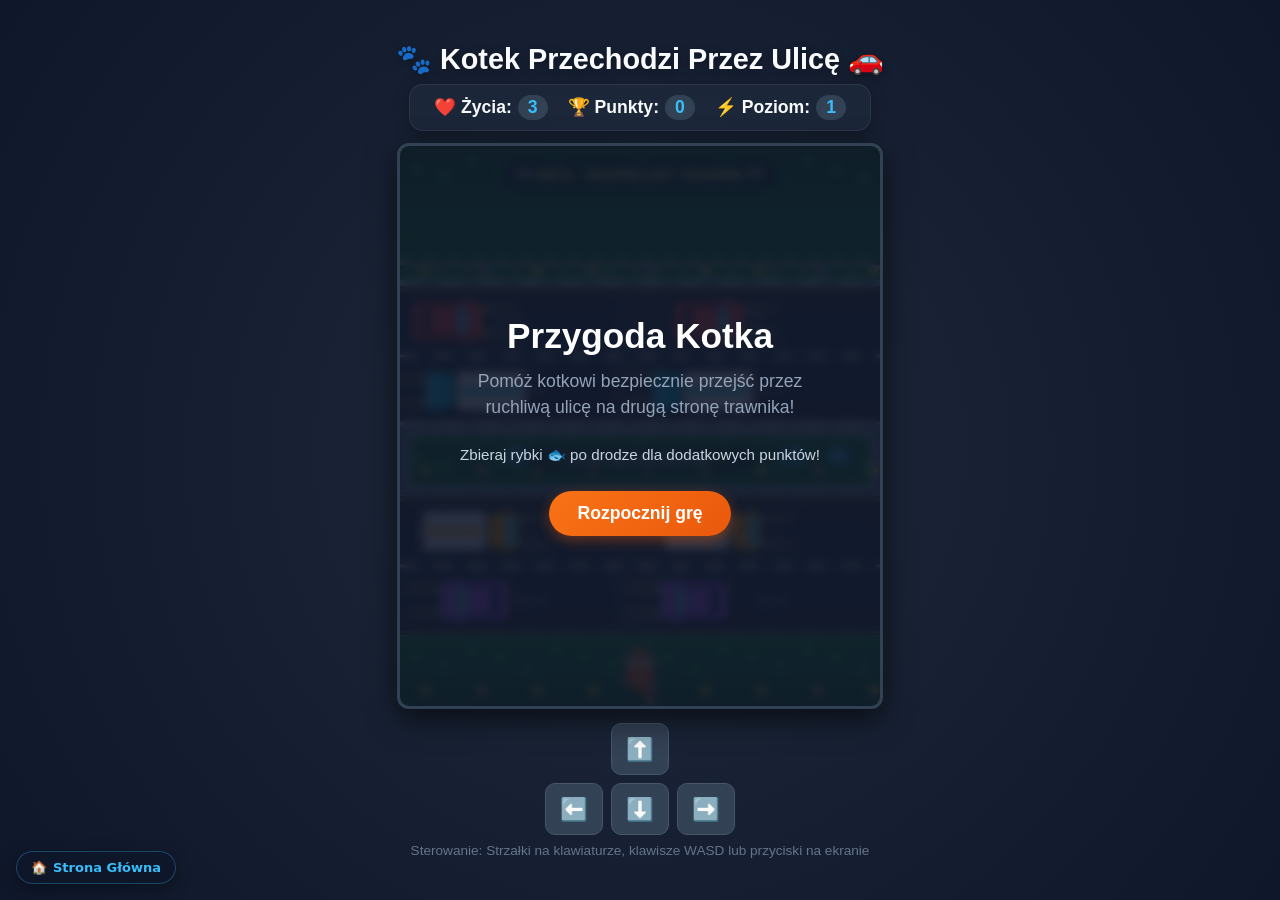
<file: games/kotek/index.html>
<!DOCTYPE html>
<html lang="pl">
<head>
  <meta charset="UTF-8">
  <meta name="viewport" content="width=device-width, initial-scale=1.0">
  <title>Kotek na Ulicy - Gra Zręcznościowa</title>
  <style>
    * {
      box-sizing: border-box;
      margin: 0;
      padding: 0;
      user-select: none;
    }

    body {
      background: radial-gradient(circle at center, #1e293b, #0f172a);
      font-family: 'Segoe UI', Tahoma, Geneva, Verdana, sans-serif;
      display: flex;
      flex-direction: column;
      align-items: center;
      justify-content: center;
      min-height: 100vh;
      color: #f8fafc;
      overflow-x: hidden;
      padding: 10px;
    }

    h1 {
      font-size: 1.8rem;
      margin-bottom: 8px;
      text-shadow: 0 2px 8px rgba(0,0,0,0.4);
      display: flex;
      align-items: center;
      gap: 10px;
    }

    .hud {
      display: flex;
      gap: 20px;
      background: rgba(30, 41, 59, 0.85);
      backdrop-filter: blur(8px);
      padding: 10px 24px;
      border-radius: 14px;
      margin-bottom: 12px;
      box-shadow: 0 4px 15px rgba(0, 0, 0, 0.3);
      border: 1px solid rgba(255, 255, 255, 0.08);
      font-size: 1.1rem;
      font-weight: 600;
    }

    .hud-item {
      display: flex;
      align-items: center;
      gap: 6px;
    }

    .badge {
      background: #334155;
      padding: 2px 10px;
      border-radius: 20px;
      color: #38bdf8;
    }

    #game-container {
      position: relative;
      box-shadow: 0 10px 30px rgba(0, 0, 0, 0.6);
      border-radius: 12px;
      overflow: hidden;
      border: 3px solid #334155;
    }

    canvas {
      display: block;
      background-color: #222;
    }

    /* Overlay dla menu i końca gry */
    .overlay {
      position: absolute;
      top: 0;
      left: 0;
      width: 100%;
      height: 100%;
      background: rgba(15, 23, 42, 0.88);
      backdrop-filter: blur(5px);
      display: flex;
      flex-direction: column;
      justify-content: center;
      align-items: center;
      color: #fff;
      text-align: center;
      padding: 24px;
      transition: all 0.3s ease;
    }

    .overlay.hidden {
      display: none;
    }

    .overlay h2 {
      font-size: 2.2rem;
      margin-bottom: 12px;
    }

    .overlay p {
      font-size: 1.1rem;
      color: #94a3b8;
      max-width: 380px;
      margin-bottom: 24px;
      line-height: 1.5;
    }

    .btn {
      background: linear-gradient(135deg, #f97316, #ea580c);
      color: white;
      border: none;
      padding: 12px 28px;
      font-size: 1.1rem;
      font-weight: bold;
      border-radius: 9999px;
      cursor: pointer;
      box-shadow: 0 4px 14px rgba(234, 88, 12, 0.4);
      transition: all 0.2s ease;
    }

    .btn:hover {
      transform: translateY(-2px);
      box-shadow: 0 6px 20px rgba(234, 88, 12, 0.6);
    }

    .btn:active {
      transform: translateY(1px);
    }

    /* Przyciski sterowania dla urządzeń mobilnych */
    .controls {
      display: grid;
      grid-template-columns: repeat(3, 58px);
      grid-gap: 8px;
      margin-top: 14px;
    }

    .ctrl-btn {
      width: 58px;
      height: 52px;
      background: #334155;
      border: 1px solid #475569;
      color: white;
      font-size: 1.4rem;
      border-radius: 10px;
      display: flex;
      align-items: center;
      justify-content: center;
      cursor: pointer;
      transition: background 0.1s;
    }

    .ctrl-btn:active {
      background: #f97316;
    }

    .hint {
      margin-top: 8px;
      font-size: 0.85rem;
      color: #64748b;
    }
  </style>
</head>
<body>

  <h1>🐾 Kotek Przechodzi Przez Ulicę 🚗</h1>

  <div class="hud">
    <div class="hud-item">❤️ Życia: <span id="lives" class="badge">3</span></div>
    <div class="hud-item">🏆 Punkty: <span id="score" class="badge">0</span></div>
    <div class="hud-item">⚡ Poziom: <span id="level" class="badge">1</span></div>
  </div>

  <div id="game-container">
    <canvas id="gameCanvas" width="480" height="560"></canvas>

    <div id="startScreen" class="overlay">
      <h2>Przygoda Kotka</h2>
      <p>Pomóż kotkowi bezpiecznie przejść przez ruchliwą ulicę na drugą stronę trawnika!</p>
      <p style="font-size: 0.95rem; color: #cbd5e1;">Zbieraj rybki 🐟 po drodze dla dodatkowych punktów!</p>
      <button class="btn" id="startBtn">Rozpocznij grę</button>
    </div>

    <div id="gameOverScreen" class="overlay hidden">
      <h2 style="color: #ef4444;">Koniec Gry! 😿</h2>
      <p>Kotek stracił wszystkie życia.</p>
      <p>Twój wynik: <strong id="finalScore" style="color: #f59e0b; font-size: 1.4rem;">0</strong></p>
      <button class="btn" id="restartBtn">Zagraj ponownie</button>
    </div>

    <div id="winScreen" class="overlay hidden">
      <h2 style="color: #10b981;">Gratulacje! 😺🎉</h2>
      <p>Bezpiecznie dotarłeś na drugą stronę!</p>
      <button class="btn" id="nextLevelBtn">Kolejny poziom ➡️</button>
    </div>
  </div>

  <!-- Przyciski ekranowe dla wygody / telefonu -->
  <div class="controls">
    <div></div>
    <button class="ctrl-btn" id="btnUp">⬆️</button>
    <div></div>
    <button class="ctrl-btn" id="btnLeft">⬅️</button>
    <button class="ctrl-btn" id="btnDown">⬇️</button>
    <button class="ctrl-btn" id="btnRight">➡️</button>
  </div>

  <div class="hint">Sterowanie: Strzałki na klawiaturze, klawisze WASD lub przyciski na ekranie</div>

  <script>
    const canvas = document.getElementById('gameCanvas');
    const ctx = canvas.getContext('2d');

    // Elementy UI
    const livesEl = document.getElementById('lives');
    const scoreEl = document.getElementById('score');
    const levelEl = document.getElementById('level');
    const startScreen = document.getElementById('startScreen');
    const gameOverScreen = document.getElementById('gameOverScreen');
    const winScreen = document.getElementById('winScreen');
    const finalScoreEl = document.getElementById('finalScore');
    const startBtn = document.getElementById('startBtn');
    const restartBtn = document.getElementById('restartBtn');
    const nextLevelBtn = document.getElementById('nextLevelBtn');

    // Konfiguracja planszy i pasów ruchu
    const CANVAS_WIDTH = canvas.width;
    const CANVAS_HEIGHT = canvas.height;
    const GRID_SIZE = 40; // Wysokość kroku / pasa

    let gameState = 'START'; // 'START', 'PLAYING', 'GAMEOVER', 'LEVEL_COMPLETE'
    let score = 0;
    let lives = 3;
    let level = 1;
    let highestYReached = 0;

    // Rozmiary planszy i siatki (krok = 70px)
    // Pozycje pionowe kotka (y):
    // y = 490: Start (dolny trawnik)
    // y = 420: Pas 4
    // y = 350: Pas 3
    // y = 280: Środkowy chodnik / pas zieleni (BEZPIECZNY!)
    // y = 210: Pas 2
    // y = 140: Pas 1
    // y = 70 : Meta (górny trawnik)
    const STEP_Y = 70;

    // Kotek
    const cat = {
      width: 44,
      height: 44,
      stepX: 50,
      stepY: STEP_Y,
      facing: 'up',
      color: '#f97316',
      reset() {
        this.x = CANVAS_WIDTH / 2 - this.width / 2;
        this.y = 490 + 13; // na dolnym trawniku (490-560)
        this.facing = 'up';
        highestYReached = this.y;
      }
    };
    cat.reset();

    // Dokładnie 4 pasy ruchu (wysokość każdego pasa to 70px):
    // Pas 1: y = 140 .. 210 (jazda w prawo)
    // Pas 2: y = 210 .. 280 (jazda w lewo)
    // [ŚRODKOWY CHODNIK]: y = 280 .. 350 (strefa całkowicie wolna od aut)
    // Pas 3: y = 350 .. 420 (jazda w prawo)
    // Pas 4: y = 420 .. 490 (jazda w lewo)
    const lanes = [
      { y: 140, height: 70, speed: 2.3, dir: 1, type: 'car', color: '#ef4444', len: 72 },
      { y: 210, height: 70, speed: 3.1, dir: -1, type: 'truck', color: '#06b6d4', len: 100 },
      { y: 350, height: 70, speed: 2.6, dir: 1, type: 'truck', color: '#f59e0b', len: 95 },
      { y: 420, height: 70, speed: 3.4, dir: -1, type: 'car', color: '#a855f7', len: 70 }
    ];

    let vehicles = [];
    let fishes = [];

    // Generator pojazdów
    function initVehicles() {
      vehicles = [];
      lanes.forEach(lane => {
        const speedMultiplier = 1 + (level - 1) * 0.18;
        const count = 2; // Samochody na każdym pasie
        const spacing = CANVAS_WIDTH / count;

        for (let i = 0; i < count; i++) {
          vehicles.push({
            x: i * spacing + Math.random() * 50,
            y: lane.y + 16, // wewnątrz pasa 70px (wysokość auta 38px, bezpieczny margines)
            width: lane.len,
            height: 38,
            speed: lane.speed * lane.dir * speedMultiplier,
            color: lane.color,
            type: lane.type
          });
        }
      });
    }

    // Generator bonusowych rybek
    function spawnFishes() {
      fishes = [];
      // Bezpieczne miejsca: trawnik u góry i środkowy chodnik
      const safeYPositions = [85, 298];
      for (let i = 0; i < 3; i++) {
        const targetY = safeYPositions[Math.floor(Math.random() * safeYPositions.length)];
        fishes.push({
          x: 40 + Math.random() * (CANVAS_WIDTH - 80),
          y: targetY,
          width: 28,
          height: 28,
          collected: false
        });
      }
    }

    // Dźwięki syntetyczne za pomocą Web Audio API
    let audioCtx = null;
    function getAudioContext() {
      if (!audioCtx) {
        audioCtx = new (window.AudioContext || window.webkitAudioContext)();
      }
      return audioCtx;
    }

    function playSound(type) {
      try {
        const ctx = getAudioContext();
        if (ctx.state === 'suspended') ctx.resume();
        const osc = ctx.createOscillator();
        const gain = ctx.createGain();
        osc.connect(gain);
        gain.connect(ctx.destination);

        const now = ctx.currentTime;
        if (type === 'jump') {
          osc.type = 'triangle';
          osc.frequency.setValueAtTime(320, now);
          osc.frequency.exponentialRampToValueAtTime(540, now + 0.08);
          gain.gain.setValueAtTime(0.12, now);
          gain.gain.linearRampToValueAtTime(0.01, now + 0.08);
          osc.start(now);
          osc.stop(now + 0.08);
        } else if (type === 'hit') {
          osc.type = 'sawtooth';
          osc.frequency.setValueAtTime(150, now);
          osc.frequency.linearRampToValueAtTime(40, now + 0.25);
          gain.gain.setValueAtTime(0.2, now);
          gain.gain.linearRampToValueAtTime(0.01, now + 0.25);
          osc.start(now);
          osc.stop(now + 0.25);
        } else if (type === 'fish') {
          osc.type = 'sine';
          osc.frequency.setValueAtTime(580, now);
          osc.frequency.setValueAtTime(880, now + 0.08);
          gain.gain.setValueAtTime(0.15, now);
          gain.gain.linearRampToValueAtTime(0.01, now + 0.2);
          osc.start(now);
          osc.stop(now + 0.2);
        } else if (type === 'win') {
          osc.type = 'triangle';
          osc.frequency.setValueAtTime(440, now);
          osc.frequency.setValueAtTime(554.37, now + 0.1);
          osc.frequency.setValueAtTime(659.25, now + 0.2);
          osc.frequency.setValueAtTime(880, now + 0.3);
          gain.gain.setValueAtTime(0.2, now);
          gain.gain.linearRampToValueAtTime(0.01, now + 0.5);
          osc.start(now);
          osc.stop(now + 0.5);
        }
      } catch (e) {
        // audio might be blocked before user gesture
      }
    }

    // Rysowanie otoczenia (trawniki z kwiatami, szczegółowe 4 pasy jezdni, pasy dla pieszych, studzienki i chodnik)
    function drawEnvironment() {
      // 1. Trawa u góry (Meta): y: 0 - 140
      const topGrassGrad = ctx.createLinearGradient(0, 0, 0, 140);
      topGrassGrad.addColorStop(0, '#14532d');
      topGrassGrad.addColorStop(1, '#15803d');
      ctx.fillStyle = topGrassGrad;
      ctx.fillRect(0, 0, CANVAS_WIDTH, 140);
      drawGrassDetails(0, 140);

      // Szachownica mety i baner
      drawCheckerboard(115, 8);
      ctx.fillStyle = 'rgba(15, 23, 42, 0.55)';
      ctx.beginPath();
      ctx.roundRect(CANVAS_WIDTH / 2 - 140, 14, 280, 30, 15);
      ctx.fill();
      ctx.fillStyle = '#fef08a';
      ctx.font = 'bold 14px sans-serif';
      ctx.textAlign = 'center';
      ctx.fillText('🏁 META - BEZPIECZNY TRAWNIK 🏁', CANVAS_WIDTH / 2, 34);
      ctx.textAlign = 'start';

      // 2. Górna jezdnia: Pas 1 i Pas 2 (y: 140 - 280)
      drawRoadSurface(140, 140);

      // Górny krawężnik z płytami biało-czerwonymi
      drawCurb(134, 6);

      // Strzałki kierunkowe na pasach 1 i 2
      drawLaneArrow(110, 175, 1);
      drawLaneArrow(350, 175, 1);
      drawLaneArrow(130, 245, -1);
      drawLaneArrow(370, 245, -1);

      // Studzienka kanalizacyjna na górnej jezdni
      drawManhole(235, 192);

      // Przerywana linia dzieląca Pas 1 i Pas 2 (y = 210)
      ctx.strokeStyle = '#f8fafc';
      ctx.lineWidth = 3;
      ctx.setLineDash([18, 16]);
      ctx.beginPath();
      ctx.moveTo(0, 210);
      ctx.lineTo(CANVAS_WIDTH, 210);
      ctx.stroke();
      ctx.setLineDash([]);

      // 3. Środkowy chodnik / wysepka bezpieczeństwa (y: 280 - 350, pełne 70px)
      drawCurb(276, 5);

      // Płyty chodnikowe z fugami
      ctx.fillStyle = '#64748b';
      ctx.fillRect(0, 280, CANVAS_WIDTH, 70);
      ctx.strokeStyle = '#475569';
      ctx.lineWidth = 1;
      for (let x = 0; x < CANVAS_WIDTH; x += 24) {
        ctx.beginPath();
        ctx.moveTo(x, 280);
        ctx.lineTo(x, 350);
        ctx.stroke();
      }

      // Pas zieleni i rabatka kwiatowa na środku chodnika
      ctx.fillStyle = '#166534';
      ctx.beginPath();
      ctx.roundRect(10, 290, CANVAS_WIDTH - 20, 50, 8);
      ctx.fill();
      ctx.strokeStyle = '#86efac';
      ctx.lineWidth = 1.5;
      ctx.stroke();
      drawGrassDetails(290, 50);

      // Oznaczenie strefy bezpiecznej
      ctx.fillStyle = 'rgba(15, 23, 42, 0.55)';
      ctx.beginPath();
      ctx.roundRect(CANVAS_WIDTH / 2 - 115, 302, 230, 24, 12);
      ctx.fill();
      ctx.fillStyle = '#dcfce7';
      ctx.font = 'bold 11px sans-serif';
      ctx.textAlign = 'center';
      ctx.fillText('🌿 WYSPA BEZPIECZEŃSTWA 🌿', CANVAS_WIDTH / 2, 318);
      ctx.textAlign = 'start';

      // Krawężnik pod wysepką
      drawCurb(349, 5);

      // 4. Dolna jezdnia: Pas 3 i Pas 4 (y: 350 - 490)
      drawRoadSurface(350, 140);

      // Strzałki kierunkowe na pasach 3 i 4
      drawLaneArrow(110, 385, 1);
      drawLaneArrow(350, 385, 1);
      drawLaneArrow(130, 455, -1);
      drawLaneArrow(370, 455, -1);

      // Studzienka kanalizacyjna na dolnej jezdni
      drawManhole(265, 438);

      // Przerywana linia dzieląca Pas 3 i Pas 4 (y = 420)
      ctx.strokeStyle = '#f8fafc';
      ctx.lineWidth = 3;
      ctx.setLineDash([18, 16]);
      ctx.beginPath();
      ctx.moveTo(0, 420);
      ctx.lineTo(CANVAS_WIDTH, 420);
      ctx.stroke();
      ctx.setLineDash([]);

      // Dolny krawężnik jezdni
      drawCurb(489, 6);

      // 5. Start na dole (Trawa): y: 490 - 560
      const botGrassGrad = ctx.createLinearGradient(0, 490, 0, 560);
      botGrassGrad.addColorStop(0, '#15803d');
      botGrassGrad.addColorStop(1, '#14532d');
      ctx.fillStyle = botGrassGrad;
      ctx.fillRect(0, 490, CANVAS_WIDTH, 70);
      drawGrassDetails(490, 70);
    }

    // Rysowanie tekstury asfaltu i subtelnego przejścia dla pieszych w tle
    function drawRoadSurface(yStart, height) {
      const roadGrad = ctx.createLinearGradient(0, yStart, 0, yStart + height);
      roadGrad.addColorStop(0, '#1e293b');
      roadGrad.addColorStop(0.5, '#263346');
      roadGrad.addColorStop(1, '#1e293b');
      ctx.fillStyle = roadGrad;
      ctx.fillRect(0, yStart, CANVAS_WIDTH, height);

      // Linie krawędziowe jezdni (żółte)
      ctx.fillStyle = 'rgba(250, 204, 21, 0.5)';
      ctx.fillRect(0, yStart + 3, CANVAS_WIDTH, 2);
      ctx.fillRect(0, yStart + height - 5, CANVAS_WIDTH, 2);

      // Subtelne pasy przejścia dla pieszych pośrodku (zebra)
      ctx.fillStyle = 'rgba(255, 255, 255, 0.08)';
      for (let py = yStart + 8; py < yStart + height - 8; py += 14) {
        ctx.fillRect(CANVAS_WIDTH / 2 - 28, py, 56, 7);
      }
    }

    // Rysowanie krawężnika z podziałem na kostki
    function drawCurb(y, h) {
      for (let x = 0; x < CANVAS_WIDTH; x += 20) {
        ctx.fillStyle = (x / 20) % 2 === 0 ? '#cbd5e1' : '#94a3b8';
        ctx.fillRect(x, y, 20, h);
      }
    }

    // Linia mety (szachownica)
    function drawCheckerboard(y, h) {
      const size = 12;
      for (let x = 0; x < CANVAS_WIDTH; x += size) {
        ctx.fillStyle = (x / size) % 2 === 0 ? 'rgba(255,255,255,0.65)' : 'rgba(15,23,42,0.65)';
        ctx.fillRect(x, y, size, h / 2);
        ctx.fillStyle = (x / size) % 2 === 0 ? 'rgba(15,23,42,0.65)' : 'rgba(255,255,255,0.65)';
        ctx.fillRect(x, y + h / 2, size, h / 2);
      }
    }

    // Strzałki kierunkowe namalowane na asfalcie
    function drawLaneArrow(x, y, dir) {
      ctx.save();
      ctx.translate(x, y);
      if (dir < 0) ctx.scale(-1, 1);
      ctx.fillStyle = 'rgba(255, 255, 255, 0.14)';
      ctx.beginPath();
      ctx.moveTo(-18, -4);
      ctx.lineTo(4, -4);
      ctx.lineTo(4, -10);
      ctx.lineTo(18, 0);
      ctx.lineTo(4, 10);
      ctx.lineTo(4, 4);
      ctx.lineTo(-18, 4);
      ctx.closePath();
      ctx.fill();
      ctx.restore();
    }

    // Studzienka kanalizacyjna na drodze
    function drawManhole(x, y) {
      ctx.save();
      ctx.fillStyle = '#334155';
      ctx.beginPath();
      ctx.arc(x, y, 10, 0, Math.PI * 2);
      ctx.fill();
      ctx.strokeStyle = '#475569';
      ctx.lineWidth = 2;
      ctx.stroke();
      ctx.strokeStyle = '#1e293b';
      ctx.lineWidth = 1;
      ctx.beginPath();
      ctx.moveTo(x - 6, y - 3); ctx.lineTo(x + 6, y - 3);
      ctx.moveTo(x - 6, y + 3); ctx.lineTo(x + 6, y + 3);
      ctx.stroke();
      ctx.restore();
    }

    // Kępki trawy i kolorowe kwiatki na trawnikach
    function drawGrassDetails(yStart, height) {
      for (let x = 16; x < CANVAS_WIDTH - 10; x += 28) {
        // Kępka trawy
        ctx.strokeStyle = '#22c55e';
        ctx.lineWidth = 2;
        ctx.beginPath();
        const gy = yStart + 18 + (x % 3) * 8;
        if (gy < yStart + height - 6) {
          ctx.moveTo(x, gy); ctx.lineTo(x - 4, gy - 6);
          ctx.moveTo(x, gy); ctx.lineTo(x, gy - 8);
          ctx.moveTo(x, gy); ctx.lineTo(x + 4, gy - 6);
          ctx.stroke();
        }

        // Drobne kwiatki co kilka kępek
        if (x % 56 === 16 && yStart + height - yStart >= 50) {
          const fy = yStart + height - 16 - (x % 2) * 14;
          const fx = x + 10;
          ctx.fillStyle = (x % 3 === 0) ? '#f472b6' : '#facc15';
          for (let a = 0; a < Math.PI * 2; a += Math.PI / 2) {
            ctx.beginPath();
            ctx.arc(fx + Math.cos(a) * 3, fy + Math.sin(a) * 3, 2, 0, Math.PI * 2);
            ctx.fill();
          }
          ctx.fillStyle = '#fff';
          ctx.beginPath();
          ctx.arc(fx, fy, 1.8, 0, Math.PI * 2);
          ctx.fill();
        }
      }
    }

    // Rysowanie kotka z detalami (łapki, obroża z dzwoneczkiem, błysk w oku, ruchomy ogon)
    function drawCat(x, y, facing) {
      ctx.save();
      const time = performance.now() * 0.006;
      const tailWag = Math.sin(time) * 4;

      ctx.translate(x + 22, y + 22);

      // Obrót w stronę poruszania się
      if (facing === 'down') ctx.rotate(Math.PI);
      else if (facing === 'left') ctx.rotate(-Math.PI / 2);
      else if (facing === 'right') ctx.rotate(Math.PI / 2);

      // Cień pod kotkiem
      ctx.fillStyle = 'rgba(0, 0, 0, 0.35)';
      ctx.beginPath();
      ctx.ellipse(0, 4, 16, 20, 0, 0, Math.PI * 2);
      ctx.fill();

      // Ogon z pręgami (animowany)
      ctx.strokeStyle = '#ea580c';
      ctx.lineWidth = 5;
      ctx.lineCap = 'round';
      ctx.beginPath();
      ctx.moveTo(0, 16);
      ctx.quadraticCurveTo(9 + tailWag, 24, 6 + tailWag * 1.3, 31);
      ctx.stroke();

      // Jasna końcówka ogonka
      ctx.strokeStyle = '#fed7aa';
      ctx.lineWidth = 3.5;
      ctx.beginPath();
      ctx.moveTo(6 + tailWag * 1.1, 28);
      ctx.lineTo(6 + tailWag * 1.3, 31);
      ctx.stroke();

      // Wystające białe łapki (przednie i tylne)
      ctx.fillStyle = '#ffedd5';
      ctx.beginPath();
      ctx.ellipse(-10, -7, 4, 5, -0.3, 0, Math.PI * 2);
      ctx.ellipse(10, -7, 4, 5, 0.3, 0, Math.PI * 2);
      ctx.ellipse(-11, 10, 4, 4.5, 0.2, 0, Math.PI * 2);
      ctx.ellipse(11, 10, 4, 4.5, -0.2, 0, Math.PI * 2);
      ctx.fill();

      // Tułów kotka (z gradientem futerka)
      const bodyGrad = ctx.createRadialGradient(-3, 0, 3, 0, 3, 18);
      bodyGrad.addColorStop(0, '#fb923c');
      bodyGrad.addColorStop(1, '#ea580c');
      ctx.fillStyle = bodyGrad;
      ctx.beginPath();
      ctx.ellipse(0, 3, 13.5, 17, 0, 0, Math.PI * 2);
      ctx.fill();

      // Jasna łatka na grzbiecie / brzuszku
      ctx.fillStyle = 'rgba(254, 215, 170, 0.35)';
      ctx.beginPath();
      ctx.ellipse(0, 4, 7, 10, 0, 0, Math.PI * 2);
      ctx.fill();

      // Pręgi tygrysie na grzbiecie
      ctx.fillStyle = '#9a3412';
      ctx.beginPath();
      ctx.roundRect(-10, -1, 7, 2.5, 1);
      ctx.roundRect(3, -1, 7, 2.5, 1);
      ctx.roundRect(-11, 5, 8, 2.5, 1);
      ctx.roundRect(3, 5, 8, 2.5, 1);
      ctx.roundRect(-8, 11, 16, 2.5, 1);
      ctx.fill();

      // Czerwona obróżka ze złotym dzwoneczkiem
      ctx.strokeStyle = '#dc2626';
      ctx.lineWidth = 3;
      ctx.beginPath();
      ctx.arc(0, -6, 9.5, 0.2, Math.PI - 0.2);
      ctx.stroke();

      // Dzwoneczek przy obroży
      ctx.fillStyle = '#facc15';
      ctx.beginPath();
      ctx.arc(0, -3, 2.8, 0, Math.PI * 2);
      ctx.fill();
      ctx.strokeStyle = '#ca8a04';
      ctx.lineWidth = 0.8;
      ctx.stroke();

      // Głowa kotka
      const headGrad = ctx.createRadialGradient(-2, -13, 2, 0, -11, 13);
      headGrad.addColorStop(0, '#fb923c');
      headGrad.addColorStop(1, '#ea580c');
      ctx.fillStyle = headGrad;
      ctx.beginPath();
      ctx.arc(0, -11, 12, 0, Math.PI * 2);
      ctx.fill();

      // Pręgi na czole
      ctx.fillStyle = '#9a3412';
      ctx.fillRect(-1, -21, 2, 5);
      ctx.fillRect(-4, -19, 1.5, 4);
      ctx.fillRect(2.5, -19, 1.5, 4);

      // Uszka
      ctx.fillStyle = '#c2410c';
      ctx.beginPath();
      ctx.moveTo(-11, -14);
      ctx.lineTo(-5, -25);
      ctx.lineTo(-1, -16);
      ctx.closePath();
      ctx.fill();

      ctx.beginPath();
      ctx.moveTo(11, -14);
      ctx.lineTo(5, -25);
      ctx.lineTo(1, -16);
      ctx.closePath();
      ctx.fill();

      // Różowe wnętrze uszek
      ctx.fillStyle = '#fda4af';
      ctx.beginPath();
      ctx.moveTo(-9.5, -15);
      ctx.lineTo(-5.5, -22.5);
      ctx.lineTo(-2.5, -16);
      ctx.closePath();
      ctx.fill();

      ctx.beginPath();
      ctx.moveTo(9.5, -15);
      ctx.lineTo(5.5, -22.5);
      ctx.lineTo(2.5, -16);
      ctx.closePath();
      ctx.fill();

      // Puszyste policzki
      ctx.fillStyle = '#ffedd5';
      ctx.beginPath();
      ctx.arc(-3.5, -6.5, 3.2, 0, Math.PI * 2);
      ctx.arc(3.5, -6.5, 3.2, 0, Math.PI * 2);
      ctx.fill();

      // Oczka (zielono-bursztynowe tęczówki + źrenice + błysk)
      ctx.fillStyle = '#15803d';
      ctx.beginPath();
      ctx.arc(-4.8, -11.5, 2.9, 0, Math.PI * 2);
      ctx.arc(4.8, -11.5, 2.9, 0, Math.PI * 2);
      ctx.fill();

      ctx.fillStyle = '#0f172a';
      ctx.beginPath();
      ctx.arc(-4.8, -11.5, 1.9, 0, Math.PI * 2);
      ctx.arc(4.8, -11.5, 1.9, 0, Math.PI * 2);
      ctx.fill();

      // Biały błysk w oczkach
      ctx.fillStyle = '#ffffff';
      ctx.beginPath();
      ctx.arc(-5.5, -12.3, 0.9, 0, Math.PI * 2);
      ctx.arc(4.1, -12.3, 0.9, 0, Math.PI * 2);
      ctx.fill();

      // Różowy trójkątny nosek
      ctx.fillStyle = '#fb7185';
      ctx.beginPath();
      ctx.moveTo(-2.2, -8);
      ctx.lineTo(2.2, -8);
      ctx.lineTo(0, -5.8);
      ctx.closePath();
      ctx.fill();

      // Wąsiki (wibrysy)
      ctx.strokeStyle = 'rgba(255, 255, 255, 0.9)';
      ctx.lineWidth = 1.1;
      ctx.beginPath();
      ctx.moveTo(-4, -7.5); ctx.lineTo(-15, -10);
      ctx.moveTo(-4, -6.5); ctx.lineTo(-15, -6.5);
      ctx.moveTo(-4, -5.5); ctx.lineTo(-14, -3.5);
      ctx.moveTo(4, -7.5); ctx.lineTo(15, -10);
      ctx.moveTo(4, -6.5); ctx.lineTo(15, -6.5);
      ctx.moveTo(4, -5.5); ctx.lineTo(14, -3.5);
      ctx.stroke();

      ctx.restore();
    }

    // Rysowanie szczegółowego samochodu osobowego oraz ciężarówki z naczepą
    function drawVehicle(v) {
      ctx.save();
      const dir = v.speed > 0 ? 1 : -1;

      // 1. Snopy światła z przednich reflektorów
      ctx.save();
      const beamLength = 42;
      const beamX = dir > 0 ? v.x + v.width : v.x;
      const beamGrad = ctx.createLinearGradient(beamX, 0, beamX + dir * beamLength, 0);
      beamGrad.addColorStop(0, 'rgba(254, 240, 138, 0.35)');
      beamGrad.addColorStop(1, 'rgba(254, 240, 138, 0)');
      ctx.fillStyle = beamGrad;

      // Górna wiązka światła
      ctx.beginPath();
      ctx.moveTo(beamX, v.y + 4);
      ctx.lineTo(beamX + dir * beamLength, v.y - 4);
      ctx.lineTo(beamX + dir * beamLength, v.y + 14);
      ctx.lineTo(beamX, v.y + 10);
      ctx.closePath();
      ctx.fill();

      // Dolna wiązka światła
      ctx.beginPath();
      ctx.moveTo(beamX, v.y + v.height - 10);
      ctx.lineTo(beamX + dir * beamLength, v.y + v.height - 14);
      ctx.lineTo(beamX + dir * beamLength, v.y + v.height + 4);
      ctx.lineTo(beamX, v.y + v.height - 4);
      ctx.closePath();
      ctx.fill();
      ctx.restore();

      // 2. Cień pod pojazdem
      ctx.fillStyle = 'rgba(0, 0, 0, 0.4)';
      ctx.beginPath();
      ctx.roundRect(v.x + 2, v.y + 4, v.width, v.height, 8);
      ctx.fill();

      // 3. Koła z bieżnikiem
      const wheelPositions = v.type === 'truck'
        ? [8, 24, v.width - 20]
        : [9, v.width - 21];
      wheelPositions.forEach(wx => {
        const wheelX = dir > 0 ? v.x + wx : v.x + v.width - wx - 12;
        ctx.fillStyle = '#0f172a';
        ctx.beginPath();
        ctx.roundRect(wheelX, v.y - 3, 12, 5, 2);
        ctx.roundRect(wheelX, v.y + v.height - 2, 12, 5, 2);
        ctx.fill();
        ctx.fillStyle = '#64748b';
        ctx.fillRect(wheelX + 3, v.y - 2, 6, 2);
        ctx.fillRect(wheelX + 3, v.y + v.height, 6, 2);
      });

      if (v.type === 'truck') {
        // CIĘŻARÓWKA: oddzielna kabina i prążkowana naczepa
        const cabW = 28;
        const trailerW = v.width - cabW - 3;
        const cabX = dir > 0 ? v.x + v.width - cabW : v.x;
        const trailerX = dir > 0 ? v.x : v.x + cabW + 3;

        // Zaczep między kabiną a naczepą
        ctx.fillStyle = '#334155';
        ctx.fillRect(dir > 0 ? trailerX + trailerW - 2 : cabX + cabW - 2, v.y + 12, 6, v.height - 24);

        // Kabina kierowcy
        ctx.fillStyle = v.color;
        ctx.beginPath();
        ctx.roundRect(cabX, v.y + 1, cabW, v.height - 2, 6);
        ctx.fill();

        // Lusterka boczne kabiny
        const mirrorX = dir > 0 ? cabX + cabW - 8 : cabX + 5;
        ctx.fillStyle = v.color;
        ctx.fillRect(mirrorX, v.y - 4, 3, 5);
        ctx.fillRect(mirrorX, v.y + v.height - 1, 3, 5);

        // Przednia szyba kabiny
        ctx.fillStyle = '#38bdf8';
        const winX = dir > 0 ? cabX + cabW - 11 : cabX + 3;
        ctx.beginPath();
        ctx.roundRect(winX, v.y + 4, 8, v.height - 8, 2);
        ctx.fill();

        // Naczepa towarowa (jasna z wytłoczeniami)
        ctx.fillStyle = '#e2e8f0';
        ctx.beginPath();
        ctx.roundRect(trailerX, v.y, trailerW, v.height, 4);
        ctx.fill();
        ctx.strokeStyle = '#94a3b8';
        ctx.lineWidth = 1.5;
        ctx.stroke();

        // Kolorowy pas firmowy na naczepie
        ctx.fillStyle = v.color;
        ctx.fillRect(trailerX + 3, v.y + v.height / 2 - 3, trailerW - 6, 6);

        // Żebrowanie dachu naczepy
        ctx.strokeStyle = '#cbd5e1';
        ctx.lineWidth = 1;
        for (let rx = trailerX + 8; rx < trailerX + trailerW - 6; rx += 10) {
          ctx.beginPath();
          ctx.moveTo(rx, v.y + 2);
          ctx.lineTo(rx, v.y + v.height - 2);
          ctx.stroke();
        }
      } else {
        // SAMOCHÓD OSOBOWY: zaokrąglona karoseria, lusterka, szyby, dach i pasy
        ctx.fillStyle = v.color;
        ctx.beginPath();
        ctx.roundRect(v.x, v.y, v.width, v.height, 9);
        ctx.fill();

        // Zderzaki (przód i tył)
        ctx.fillStyle = '#1e293b';
        ctx.fillRect(dir > 0 ? v.x + v.width - 2 : v.x - 1, v.y + 6, 3, v.height - 12);
        ctx.fillRect(dir > 0 ? v.x - 1 : v.x + v.width - 2, v.y + 6, 3, v.height - 12);

        // Lusterka boczne
        const mirrorX = dir > 0 ? v.x + v.width - 22 : v.x + 18;
        ctx.fillStyle = v.color;
        ctx.beginPath();
        ctx.roundRect(mirrorX, v.y - 4, 4, 5, 1);
        ctx.roundRect(mirrorX, v.y + v.height - 1, 4, 5, 1);
        ctx.fill();

        // Sportowy pas przez środek maski i dachu
        ctx.fillStyle = 'rgba(255, 255, 255, 0.22)';
        ctx.fillRect(v.x + 4, v.y + v.height / 2 - 2.5, v.width - 8, 5);

        // Kabina przeszklona (ciemne szyby)
        const cabinX = dir > 0 ? v.x + 10 : v.x + 16;
        const cabinW = v.width - 26;
        ctx.fillStyle = '#0f172a';
        ctx.beginPath();
        ctx.roundRect(cabinX, v.y + 4, cabinW, v.height - 8, 5);
        ctx.fill();

        // Połysk na przedniej szybie
        ctx.fillStyle = '#7dd3fc';
        const frontGlassX = dir > 0 ? cabinX + cabinW - 10 : cabinX + 2;
        ctx.beginPath();
        ctx.roundRect(frontGlassX, v.y + 5, 8, v.height - 10, 2);
        ctx.fill();

        // Dach samochodu na środku kabiny
        ctx.fillStyle = v.color;
        const roofX = dir > 0 ? cabinX + 7 : cabinX + 11;
        ctx.beginPath();
        ctx.roundRect(roofX, v.y + 6, cabinW - 18, v.height - 12, 3);
        ctx.fill();
      }

      // 4. Światła przednie i tylne
      if (dir > 0) {
        ctx.fillStyle = '#fef08a';
        ctx.fillRect(v.x + v.width - 2, v.y + 4, 2.5, 6);
        ctx.fillRect(v.x + v.width - 2, v.y + v.height - 10, 2.5, 6);
        ctx.fillStyle = '#ef4444';
        ctx.fillRect(v.x, v.y + 4, 2.5, 6);
        ctx.fillRect(v.x, v.y + v.height - 10, 2.5, 6);
      } else {
        ctx.fillStyle = '#fef08a';
        ctx.fillRect(v.x - 0.5, v.y + 4, 2.5, 6);
        ctx.fillRect(v.x - 0.5, v.y + v.height - 10, 2.5, 6);
        ctx.fillStyle = '#ef4444';
        ctx.fillRect(v.x + v.width - 2, v.y + 4, 2.5, 6);
        ctx.fillRect(v.x + v.width - 2, v.y + v.height - 10, 2.5, 6);
      }

      ctx.restore();
    }

    // Rysowanie rybki (bonus z płetwami, łuskami i poświatą)
    function drawFish(f) {
      if (f.collected) return;
      ctx.save();
      const pulse = Math.sin(performance.now() * 0.005) * 1.5;
      ctx.translate(f.x, f.y + pulse);

      // Złocista poświata pod rybką
      ctx.fillStyle = 'rgba(56, 189, 248, 0.22)';
      ctx.beginPath();
      ctx.arc(13, 12, 13, 0, Math.PI * 2);
      ctx.fill();

      // Płetwa grzbietowa i brzuszna
      ctx.fillStyle = '#0284c7';
      ctx.beginPath();
      ctx.moveTo(10, 6);
      ctx.quadraticCurveTo(13, 1, 16, 6);
      ctx.fill();

      // Ogon rybki
      ctx.fillStyle = '#0ea5e9';
      ctx.beginPath();
      ctx.moveTo(5, 12);
      ctx.lineTo(-2, 5);
      ctx.lineTo(0, 12);
      ctx.lineTo(-2, 19);
      ctx.closePath();
      ctx.fill();

      // Ciałko rybki z gradientem
      const fishGrad = ctx.createLinearGradient(4, 6, 22, 18);
      fishGrad.addColorStop(0, '#7dd3fc');
      fishGrad.addColorStop(1, '#0284c7');
      ctx.fillStyle = fishGrad;
      ctx.beginPath();
      ctx.ellipse(13, 12, 9.5, 6, 0, 0, Math.PI * 2);
      ctx.fill();

      // Skrzela / łuska
      ctx.strokeStyle = '#bae6fd';
      ctx.lineWidth = 1.2;
      ctx.beginPath();
      ctx.arc(15, 12, 3.5, 1.8, 4.5);
      ctx.stroke();

      // Oko rybki
      ctx.fillStyle = '#0f172a';
      ctx.beginPath();
      ctx.arc(18, 10.5, 1.6, 0, Math.PI * 2);
      ctx.fill();
      ctx.fillStyle = '#fff';
      ctx.beginPath();
      ctx.arc(18.5, 10, 0.6, 0, Math.PI * 2);
      ctx.fill();

      ctx.restore();
    }

    // Prosta detekcja kolizji prostokątów AABB
    function checkCollision(rect1, rect2) {
      const margin = 4; // mały margines wybaczenia
      return (
        rect1.x + margin < rect2.x + rect2.width &&
        rect1.x + rect1.width - margin > rect2.x &&
        rect1.y + margin < rect2.y + rect2.height &&
        rect1.y + rect1.height - margin > rect2.y
      );
    }

    // Ruch kotka
    function moveCat(direction) {
      if (gameState !== 'PLAYING') return;

      cat.facing = direction;
      let targetX = cat.x;
      let targetY = cat.y;

      if (direction === 'up') targetY -= cat.stepY;
      if (direction === 'down') targetY += cat.stepY;
      if (direction === 'left') targetX -= cat.stepX;
      if (direction === 'right') targetX += cat.stepX;

      // Sprawdzenie granic ekranu
      if (targetX >= 10 && targetX <= CANVAS_WIDTH - cat.width - 10) {
        cat.x = targetX;
      }
      if (targetY >= 10 && targetY <= CANVAS_HEIGHT - cat.height - 5) {
        cat.y = targetY;
      }

      playSound('jump');

      // Punkty za posuwanie się w górę
      if (cat.y < highestYReached) {
        score += 10;
        highestYReached = cat.y;
        updateHUD();
      }

      // Sprawdzenie wygranej (dotarcie do zielonego trawnika mety: y <= 110)
      if (cat.y <= 110) {
        onLevelComplete();
      }
    }

    // Obsługa przejścia poziomu
    function onLevelComplete() {
      gameState = 'LEVEL_COMPLETE';
      score += 150 * level;
      playSound('win');
      updateHUD();
      winScreen.classList.remove('hidden');
    }

    // Obsługa potrącenia kotka
    function handleHit() {
      playSound('hit');
      lives--;
      updateHUD();

      // Efekt wizualny - błysk ekranu na czerwono
      ctx.fillStyle = 'rgba(239, 68, 68, 0.4)';
      ctx.fillRect(0, 0, CANVAS_WIDTH, CANVAS_HEIGHT);

      if (lives <= 0) {
        gameState = 'GAMEOVER';
        finalScoreEl.textContent = score;
        gameOverScreen.classList.remove('hidden');
      } else {
        cat.reset();
      }
    }

    function updateHUD() {
      livesEl.textContent = lives;
      scoreEl.textContent = score;
      levelEl.textContent = level;
    }

    function startNewGame() {
      level = 1;
      score = 0;
      lives = 3;
      cat.reset();
      initVehicles();
      spawnFishes();
      updateHUD();
      gameState = 'PLAYING';
      startScreen.classList.add('hidden');
      gameOverScreen.classList.add('hidden');
      winScreen.classList.add('hidden');
    }

    function nextLevel() {
      level++;
      cat.reset();
      initVehicles();
      spawnFishes();
      updateHUD();
      gameState = 'PLAYING';
      winScreen.classList.add('hidden');
    }

    // Główna pętla gry
    function gameLoop() {
      drawEnvironment();

      if (gameState === 'PLAYING') {
        // Aktualizacja pozycji pojazdów
        vehicles.forEach(v => {
          v.x += v.speed;

          // Zawijanie pojazdów wokół krawędzi
          if (v.speed > 0 && v.x > CANVAS_WIDTH + 50) {
            v.x = -v.width - 20;
          } else if (v.speed < 0 && v.x < -v.width - 50) {
            v.x = CANVAS_WIDTH + 20;
          }

          // Sprawdzanie kolizji pojazdu z kotkiem
          if (checkCollision(cat, v)) {
            handleHit();
          }
        });

        // Sprawdzanie zbierania rybek
        fishes.forEach(f => {
          if (!f.collected && checkCollision(cat, f)) {
            f.collected = true;
            score += 50;
            playSound('fish');
            updateHUD();
          }
        });
      }

      // Rysowanie bonusów rybek
      fishes.forEach(drawFish);

      // Rysowanie pojazdów
      vehicles.forEach(drawVehicle);

      // Rysowanie kotka
      drawCat(cat.x, cat.y, cat.facing);

      requestAnimationFrame(gameLoop);
    }

    // Sterowanie klawiaturą
    window.addEventListener('keydown', (e) => {
      if (['ArrowUp', 'KeyW'].includes(e.code)) {
        e.preventDefault();
        moveCat('up');
      } else if (['ArrowDown', 'KeyS'].includes(e.code)) {
        e.preventDefault();
        moveCat('down');
      } else if (['ArrowLeft', 'KeyA'].includes(e.code)) {
        e.preventDefault();
        moveCat('left');
      } else if (['ArrowRight', 'KeyD'].includes(e.code)) {
        e.preventDefault();
        moveCat('right');
      }
    });

    // Sterowanie przyciskami ekranowymi
    document.getElementById('btnUp').addEventListener('click', () => moveCat('up'));
    document.getElementById('btnDown').addEventListener('click', () => moveCat('down'));
    document.getElementById('btnLeft').addEventListener('click', () => moveCat('left'));
    document.getElementById('btnRight').addEventListener('click', () => moveCat('right'));

    startBtn.addEventListener('click', () => {
      getAudioContext();
      startNewGame();
    });

    restartBtn.addEventListener('click', () => {
      getAudioContext();
      startNewGame();
    });

    nextLevelBtn.addEventListener('click', () => {
      nextLevel();
    });

    // Start pętli
    initVehicles();
    spawnFishes();
    requestAnimationFrame(gameLoop);
  </script>
<!-- Floating Hub Button -->
<a href="../../index.html" id="hub-back-btn" style="position:fixed;bottom:16px;left:16px;z-index:999999;background:rgba(15,23,42,0.85);backdrop-filter:blur(8px);color:#38bdf8;padding:8px 14px;border-radius:20px;font-family:system-ui,-apple-system,sans-serif;font-size:13px;font-weight:600;text-decoration:none;border:1px solid rgba(56,189,248,0.3);box-shadow:0 4px 15px rgba(0,0,0,0.4);display:inline-flex;align-items:center;gap:6px;transition:all 0.2s;" onmouseover="this.style.transform='scale(1.05)';this.style.background='#38bdf8';this.style.color='#0f172a'" onmouseout="this.style.transform='none';this.style.background='rgba(15,23,42,0.85)';this.style.color='#38bdf8'">
  <span>🏠</span> Strona Główna
</a>

</body>
</html>
</file>
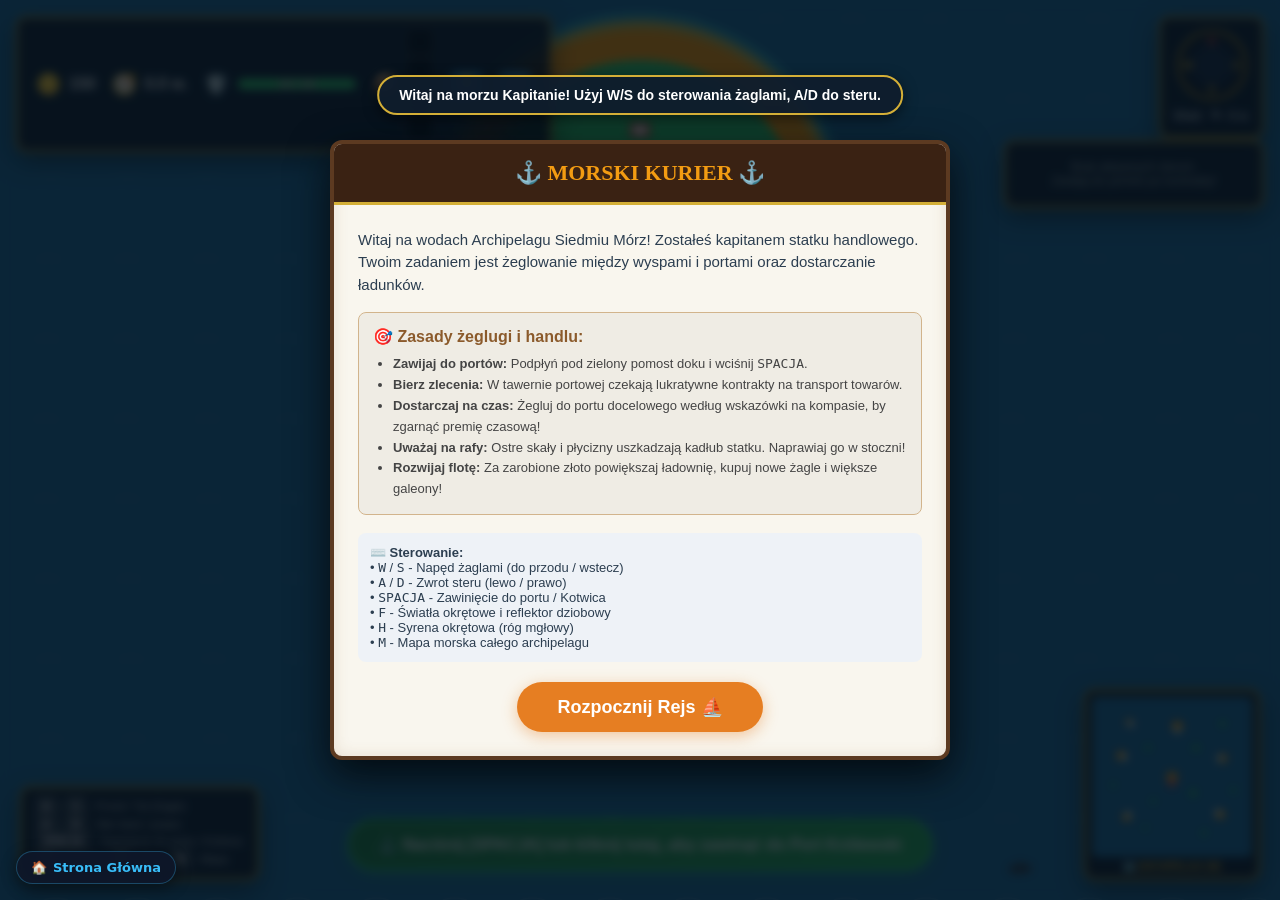
<file: games/morski-kurier/index.html>
<!DOCTYPE html>
<html lang="pl">
<head>
    <meta charset="UTF-8">
    <meta name="viewport" content="width=device-width, initial-scale=1.0, maximum-scale=1.0, user-scalable=no">
    <title>Morski Kurier - Gra w dostarczanie ładunków statkiem</title>
    <link rel="stylesheet" href="css/style.css">
</head>
<body>

    <!-- Główny Canvas Gry -->
    <canvas id="gameCanvas"></canvas>

    <!-- Powiadomienia w grze (Toast) -->
    <div id="toast-container"></div>

    <!-- HUD (Interfejs Użytkownika w czasie żeglugi) -->
    <div id="hud-overlay">
        
        <!-- Pasek górny: Statystyki statku, złoto, ładownia -->
        <div id="top-hud" class="hud-panel">
            <div class="hud-stat" title="Twoje złoto">
                <span class="hud-stat-icon">🪙</span>
                <span id="hud-gold">150</span>
            </div>

            <div class="hud-stat" title="Prędkość statku w węzłach">
                <span class="hud-stat-icon">🧭</span>
                <span id="hud-speed">0.0 w.</span>
            </div>

            <div class="hud-stat" title="Stan wytrzymałości kadłuba">
                <span class="hud-stat-icon">🛡️</span>
                <div class="hud-bar-container">
                    <div id="hud-hp-fill" class="hud-bar-fill"></div>
                    <span id="hud-hp-text" class="hud-bar-text">100 / 100</span>
                </div>
            </div>

            <div class="hud-stat" title="Ładownia (zajęte sloty)">
                <span class="hud-stat-icon">📦</span>
                <div id="hud-cargo-slots">
                    <!-- Dynamiczne sloty generowane w JS -->
                </div>
            </div>

            <button id="lights-toggle-btn" class="btn btn-sm btn-primary" title="Włącz / Wyłącz światła [F]" style="padding: 4px 8px; font-size: 14px;">💡</button>
            <button id="mute-toggle-btn" class="btn btn-sm btn-primary" title="Włącz / Wycisz dźwięk" style="padding: 4px 8px; font-size: 14px;">🔊</button>
        </div>

        <!-- Prawy górny róg: Kompas, Kierunek Wiatru i Strzałka do Celu -->
        <div id="compass-panel" class="hud-panel">
            <div class="compass-dial">
                <div id="compass-rose">
                    <span class="compass-n">N</span>
                    <span class="compass-e">E</span>
                    <span class="compass-s">S</span>
                    <span class="compass-w">W</span>
                </div>
                <!-- Strzałka nawigacyjna wskazująca cel aktywnej misji -->
                <div id="mission-pointer-arrow" title="Kierunek do portu docelowego"></div>
            </div>
            <div class="wind-indicator" title="Kierunek i siła wiejącego wiatru">
                <span>Wiatr:</span>
                <span id="hud-wind-arrow">➔</span>
                <span id="hud-wind-text">8 w.</span>
            </div>
        </div>

        <!-- Panel aktywnych zleceń (prawy bok) -->
        <div id="active-missions-panel" class="hud-panel">
            <div class="no-missions-hint">Brak zleceń. Zawijaj do portów!</div>
        </div>

        <!-- Podpowiedź dokowania (pojawia się gdy jesteśmy w strefie portu) -->
        <div id="dock-prompt" class="hidden">
            ⚓ Naciśnij <strong>[SPACJA]</strong>, aby zawinąć do portu
        </div>

        <!-- Sterowanie dotykowe (na urządzenia mobilne) -->
        <div id="touch-controls">
            <button id="btn-left" class="touch-btn">◀</button>
            <button id="btn-gas" class="touch-btn">▲</button>
            <button id="btn-reverse" class="touch-btn">▼</button>
            <button id="btn-right" class="touch-btn">▶</button>
            <button id="btn-lights" class="touch-btn">💡</button>
            <button id="btn-horn" class="touch-btn">📢</button>
            <button id="btn-anchor" class="touch-btn">⚓</button>
        </div>

        <!-- Podpowiedź klawiszowa w lewym dolnym rogu -->
        <div id="controls-hint" class="hud-panel">
            <div><kbd>W</kbd> / <kbd>S</kbd> - Przód / Tył (Żagle)</div>
            <div><kbd>A</kbd> / <kbd>D</kbd> - Ster lewo / prawo</div>
            <div><kbd>SPACJA</kbd> - Zawinięcie do portu / Kotwica</div>
            <div><kbd>F</kbd> - Światła | <kbd>H</kbd> - Róg | <kbd>M</kbd> - Mapa</div>
        </div>

        <!-- Minimapa w prawym dolnym rogu -->
        <div id="minimap-container" class="hud-panel" title="Kliknij lub naciśnij [M] aby powiększyć mapę">
            <canvas id="minimap-canvas" width="160" height="160"></canvas>
            <div class="minimap-label">🗺️ ARCHIPELAG (M)</div>
        </div>
    </div>

    <!-- EKRAN POWITALNY / START REJSU -->
    <div id="welcome-modal" class="modal-overlay">
        <div class="modal-window" style="max-width: 620px; text-align: center;">
            <div class="modal-header" style="justify-content: center;">
                <h2>⚓ MORSKI KURIER ⚓</h2>
            </div>
            <div class="modal-body" style="padding: 24px; text-align: left;">
                <p style="font-size: 15px; margin-bottom: 16px; line-height: 1.5;">
                    Witaj na wodach Archipelagu Siedmiu Mórz! Zostałeś kapitanem statku handlowego. Twoim zadaniem jest żeglowanie między wyspami i portami oraz dostarczanie ładunków.
                </p>

                <div style="background: rgba(0,0,0,0.04); border: 1px solid #d2b48c; border-radius: 8px; padding: 14px; margin-bottom: 18px;">
                    <h4 style="margin-bottom: 8px; color: #8b5a2b;">🎯 Zasady żeglugi i handlu:</h4>
                    <ul style="font-size: 13px; line-height: 1.6; padding-left: 20px; color: #444;">
                        <li><strong>Zawijaj do portów:</strong> Podpłyń pod zielony pomost doku i wciśnij <kbd>SPACJA</kbd>.</li>
                        <li><strong>Bierz zlecenia:</strong> W tawernie portowej czekają lukratywne kontrakty na transport towarów.</li>
                        <li><strong>Dostarczaj na czas:</strong> Żegluj do portu docelowego według wskazówki na kompasie, by zgarnąć premię czasową!</li>
                        <li><strong>Uważaj na rafy:</strong> Ostre skały i płycizny uszkadzają kadłub statku. Naprawiaj go w stoczni!</li>
                        <li><strong>Rozwijaj flotę:</strong> Za zarobione złoto powiększaj ładownię, kupuj nowe żagle i większe galeony!</li>
                    </ul>
                </div>

                <div style="background: #eef2f7; border-radius: 8px; padding: 12px; margin-bottom: 20px; font-size: 13px;">
                    <strong>⌨️ Sterowanie:</strong><br>
                    • <kbd>W</kbd> / <kbd>S</kbd> - Napęd żaglami (do przodu / wstecz)<br>
                    • <kbd>A</kbd> / <kbd>D</kbd> - Zwrot steru (lewo / prawo)<br>
                    • <kbd>SPACJA</kbd> - Zawinięcie do portu / Kotwica<br>
                    • <kbd>F</kbd> - Światła okrętowe i reflektor dziobowy<br>
                    • <kbd>H</kbd> - Syrena okrętowa (róg mgłowy)<br>
                    • <kbd>M</kbd> - Mapa morska całego archipelagu
                </div>

                <div style="text-align: center;">
                    <button id="start-game-btn" class="btn btn-warning" style="font-size: 18px; padding: 14px 40px; border-radius: 30px; box-shadow: 0 4px 15px rgba(230,126,34,0.4);">
                        Rozpocznij Rejs ⛵
                    </button>
                </div>
            </div>
        </div>
    </div>

    <!-- OKNO MODALNE: PORT & TAWERNA & RYNEK & STOCZNIA -->
    <div id="port-modal" class="modal-overlay hidden">
        <div class="modal-window">
            <div class="modal-header">
                <div>
                    <h2 id="port-title">Port Królewski</h2>
                    <p id="port-desc">Główny port handlowy</p>
                </div>
                <button id="close-port-modal" class="btn-close" title="Odbij od brzegu i wypłyń w morze">&times;</button>
            </div>

            <!-- Zakładki Portowe -->
            <div class="port-tabs-nav">
                <button class="port-tab-btn active" data-target="tab-contracts">📜 Zlecenia i Kontrakty</button>
                <button class="port-tab-btn" data-target="tab-market">⚖️ Rynek Portowy</button>
                <button class="port-tab-btn" data-target="tab-shipyard">🔨 Stocznia i Ulepszenia</button>
            </div>

            <div class="modal-body">
                <!-- ZAKŁADKA 1: KONTRAKTY -->
                <div id="tab-contracts" class="port-tab-pane active">
                    <p style="margin-bottom: 14px; font-size: 13px; color: #555;">
                        Wybierz zlecenia dostawy ładunków do innych wysp. Po dostarczeniu towaru otrzymasz wypłatę w złocie oraz premię za szybki czas!
                    </p>
                    <div id="contracts-list" class="contracts-grid">
                        <!-- Zlecenia generowane z JS -->
                    </div>
                </div>

                <!-- ZAKŁADKA 2: RYNEK -->
                <div id="tab-market" class="port-tab-pane">
                    <p style="margin-bottom: 12px; font-size: 13px; color: #555;">
                        Kupuj towary w portach, które je produkują (taniej) i sprzedawaj w miastach o dużym popycie (z dużym zyskiem)!
                    </p>
                    <div class="market-row-header">
                        <span style="flex: 3;">Towar</span>
                        <span style="flex: 1.2; text-align: center;">Dostępność</span>
                        <span style="flex: 1.2; text-align: center;">Cena kupna</span>
                        <span style="flex: 1.2; text-align: center;">Cena skupu</span>
                        <span style="flex: 1.5; text-align: right;">Akcja</span>
                    </div>
                    <div id="market-items-list" class="market-table">
                        <!-- Towary z JS -->
                    </div>

                    <!-- Ładunek na Twoim statku do sprzedaży -->
                    <div class="cargo-sell-section">
                        <h4>📦 Ładunek na Twoim statku (Kliknij, aby sprzedać w tym porcie):</h4>
                        <div id="ship-cargo-sell-list" class="cargo-sell-chips">
                            <span class="text-muted">Twoja ładownia jest pusta.</span>
                        </div>
                    </div>
                </div>

                <!-- ZAKŁADKA 3: STOCZNIA -->
                <div id="tab-shipyard" class="port-tab-pane">
                    <!-- Naprawa kadłuba -->
                    <div class="shipyard-section">
                        <h3>🛠️ Warsztat szkutniczy (Naprawa)</h3>
                        <div class="shipyard-repair-box">
                            <div id="shipyard-repair-info">Stan kadłuba: 100 / 100 HP</div>
                            <button id="shipyard-repair-btn" class="btn btn-success">Napraw kadłub</button>
                        </div>
                    </div>

                    <!-- Ulepszenia wyposażenia -->
                    <div class="shipyard-section">
                        <h3>⚙️ Ulepszenia statku</h3>
                        <div id="ship-upgrades-list" class="upgrades-list">
                            <!-- Ulepszenia z JS -->
                        </div>
                    </div>

                    <!-- Zakup nowych statków -->
                    <div class="shipyard-section">
                        <h3>⛵ Nowe Statki we Flocie</h3>
                        <div id="new-ships-catalog" class="new-ships-grid">
                            <!-- Statki z JS -->
                        </div>
                    </div>
                </div>
            </div>
        </div>
    </div>

    <!-- OKNO MODALNE: PEŁNA MAPA ARCHIPELAGU -->
    <div id="expanded-map-modal" class="modal-overlay hidden">
        <div class="modal-window">
            <div class="modal-header">
                <h2>🗺️ Mapa Nawigacyjna Archipelagu</h2>
                <button class="btn-close" onclick="window.game.toggleExpandedMap()">&times;</button>
            </div>
            <div class="modal-body" style="display: flex; justify-content: center; align-items: center; padding: 15px;">
                <canvas id="full-map-canvas" width="760" height="560"></canvas>
            </div>
        </div>
    </div>

    <!-- Skrypty gry -->
    <script src="js/audio.js"></script>
    <script src="js/map.js"></script>
    <script src="js/ship.js"></script>
    <script src="js/economy.js"></script>
    <script src="js/weather.js"></script>
    <script src="js/game.js"></script>

<!-- Floating Hub Button -->
<a href="../../index.html" id="hub-back-btn" style="position:fixed;bottom:16px;left:16px;z-index:999999;background:rgba(15,23,42,0.85);backdrop-filter:blur(8px);color:#38bdf8;padding:8px 14px;border-radius:20px;font-family:system-ui,-apple-system,sans-serif;font-size:13px;font-weight:600;text-decoration:none;border:1px solid rgba(56,189,248,0.3);box-shadow:0 4px 15px rgba(0,0,0,0.4);display:inline-flex;align-items:center;gap:6px;transition:all 0.2s;" onmouseover="this.style.transform='scale(1.05)';this.style.background='#38bdf8';this.style.color='#0f172a'" onmouseout="this.style.transform='none';this.style.background='rgba(15,23,42,0.85)';this.style.color='#38bdf8'">
  <span>🏠</span> Strona Główna
</a>

</body>
</html>
</file>
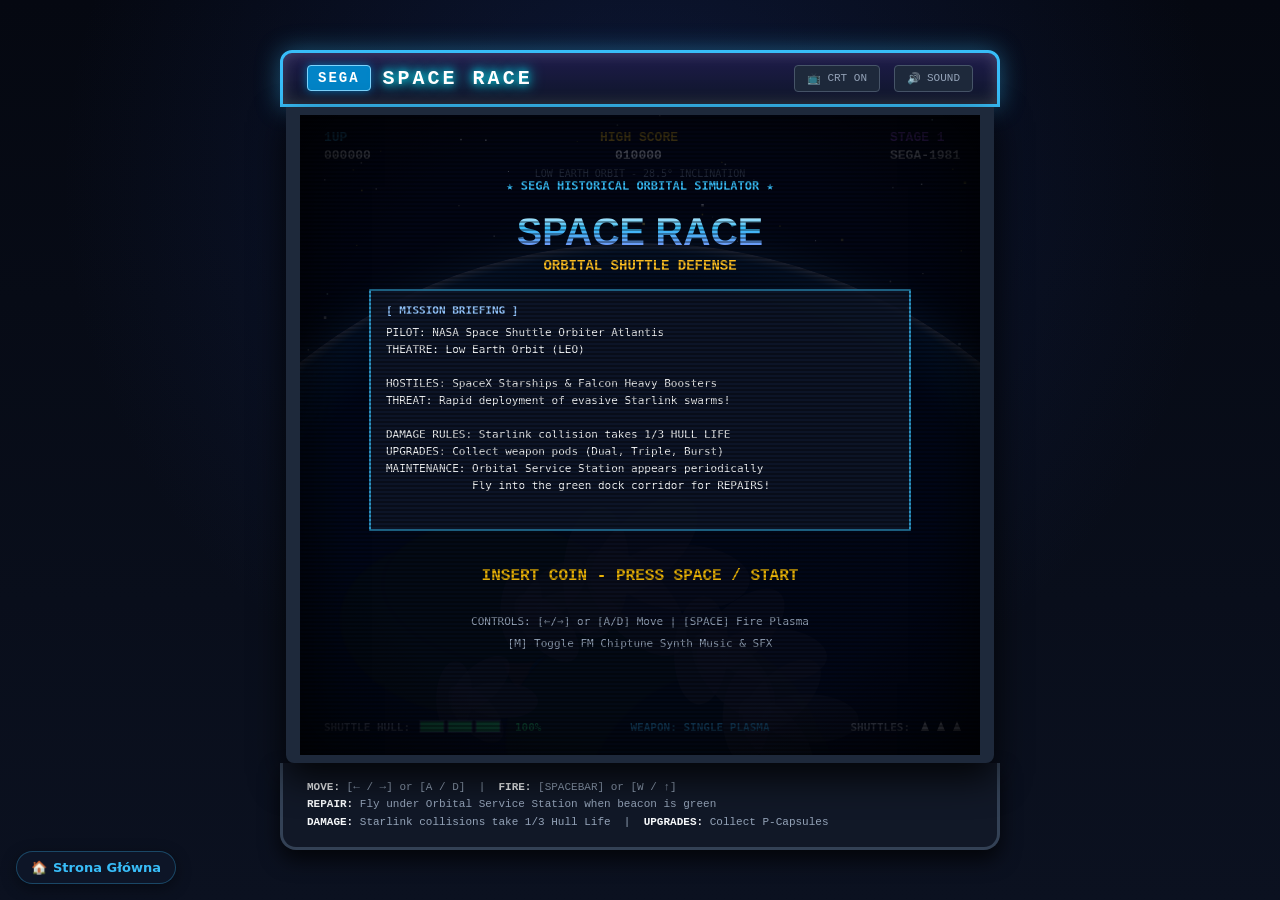
<file: games/space-race/index.html>
<!DOCTYPE html>
<html lang="en">
<head>
    <meta charset="UTF-8">
    <meta name="viewport" content="width=device-width, initial-scale=1.0, maximum-scale=1.0, user-scalable=no">
    <title>SPACE RACE: Orbital Defense | Sega 1981 Arcade</title>
    <link rel="stylesheet" href="css/arcade.css">
    <link rel="icon" href="data:image/svg+xml,<svg xmlns='http://www.w3.org/2000/svg' viewBox='0 0 100 100'><text y='.9em' font-size='90'>🚀</text></svg>">
</head>
<body>

    <div class="arcade-wrapper">
        <!-- Arcade Marquee Header -->
        <header class="arcade-marquee">
            <div class="marquee-left">
                <span class="sega-badge">SEGA</span>
                <span class="marquee-title">SPACE RACE</span>
            </div>
            <div class="marquee-right">
                <button id="toggleCrt" class="btn-arcade-action" title="Toggle CRT Scanline Effect">
                    <span id="crtIcon">📺</span> CRT ON
                </button>
                <button id="toggleAudio" class="btn-arcade-action" title="Toggle FM Synth Audio & SFX (M)">
                    <span id="audioIcon">🔊</span> SOUND
                </button>
            </div>
        </header>

        <!-- Arcade Cabinet Bezel & CRT Display -->
        <div class="cabinet-bezel">
            <div class="screen-container">
                <canvas id="gameCanvas" width="680" height="640"></canvas>
                <div id="crtOverlay" class="crt-overlay"></div>
                <div class="screen-curvature"></div>
            </div>
        </div>

        <!-- Lower Control Panel & Virtual Arcade Buttons -->
        <footer class="control-panel">
            <div class="instructions-guide">
                <div><span>MOVE:</span> [← / →] or [A / D] &nbsp;|&nbsp; <span>FIRE:</span> [SPACEBAR] or [W / ↑]</div>
                <div><span>REPAIR:</span> Fly under Orbital Service Station when beacon is green</div>
                <div><span>DAMAGE:</span> Starlink collisions take 1/3 Hull Life &nbsp;|&nbsp; <span>UPGRADES:</span> Collect P-Capsules</div>
            </div>

            <!-- Virtual On-Screen Controls for Touch / Tablet -->
            <div class="mobile-controls">
                <button id="btnLeft" class="touch-btn" aria-label="Move Left">◀</button>
                <button id="btnRight" class="touch-btn" aria-label="Move Right">▶</button>
                <button id="btnFire" class="touch-btn fire-btn" aria-label="Fire Plasma">FIRE</button>
                <button id="btnStart" class="touch-btn" aria-label="Start / Insert Coin" style="font-size:12px;">1UP</button>
            </div>
        </footer>
    </div>

    <!-- Game Scripts -->
    <script src="js/audio.js"></script>
    <script src="js/earth.js"></script>
    <script src="js/entities.js"></script>
    <script src="js/game.js"></script>

    <!-- UI Helpers -->
    <script>
        // CRT Toggle
        const toggleCrtBtn = document.getElementById('toggleCrt');
        const crtOverlay = document.getElementById('crtOverlay');
        let crtEnabled = true;

        toggleCrtBtn.addEventListener('click', () => {
            crtEnabled = !crtEnabled;
            if (crtEnabled) {
                crtOverlay.classList.remove('disabled');
                toggleCrtBtn.innerHTML = '<span>📺</span> CRT ON';
                toggleCrtBtn.classList.remove('active');
            } else {
                crtOverlay.classList.add('disabled');
                toggleCrtBtn.innerHTML = '<span>📺</span> CRT OFF';
                toggleCrtBtn.classList.add('active');
            }
        });

        // Audio Toggle
        const toggleAudioBtn = document.getElementById('toggleAudio');
        toggleAudioBtn.addEventListener('click', () => {
            if (window.game && window.game.audio) {
                window.game.audio.init();
                const muted = window.game.audio.toggleMute();
                toggleAudioBtn.innerHTML = muted ? '<span>🔇</span> MUTED' : '<span>🔊</span> SOUND';
                if (muted) {
                    toggleAudioBtn.classList.add('active');
                } else {
                    toggleAudioBtn.classList.remove('active');
                }
            }
        });
    </script>
<!-- Floating Hub Button -->
<a href="../../index.html" id="hub-back-btn" style="position:fixed;bottom:16px;left:16px;z-index:999999;background:rgba(15,23,42,0.85);backdrop-filter:blur(8px);color:#38bdf8;padding:8px 14px;border-radius:20px;font-family:system-ui,-apple-system,sans-serif;font-size:13px;font-weight:600;text-decoration:none;border:1px solid rgba(56,189,248,0.3);box-shadow:0 4px 15px rgba(0,0,0,0.4);display:inline-flex;align-items:center;gap:6px;transition:all 0.2s;" onmouseover="this.style.transform='scale(1.05)';this.style.background='#38bdf8';this.style.color='#0f172a'" onmouseout="this.style.transform='none';this.style.background='rgba(15,23,42,0.85)';this.style.color='#38bdf8'">
  <span>🏠</span> Strona Główna
</a>

</body>
</html>
</file>
<file: css/style.css>
:root {
  --bg-primary: #0a0f1d;
  --bg-secondary: #111827;
  --bg-card: rgba(17, 24, 39, 0.75);
  --bg-card-hover: rgba(30, 41, 59, 0.9);
  --accent-cyan: #06b6d4;
  --accent-blue: #3b82f6;
  --accent-purple: #8b5cf6;
  --accent-green: #10b981;
  --accent-gold: #f59e0b;
  --accent-red: #ef4444;
  --text-main: #f8fafc;
  --text-muted: #94a3b8;
  --border-color: rgba(255, 255, 255, 0.08);
  --border-glow: rgba(56, 189, 248, 0.3);
  --glow-shadow: 0 0 25px rgba(56, 189, 248, 0.2);
  --transition-smooth: all 0.25s cubic-bezier(0.16, 1, 0.3, 1);
}

* {
  box-sizing: border-box;
  margin: 0;
  padding: 0;
}

body {
  font-family: -apple-system, BlinkMacSystemFont, "Segoe UI", Roboto, Helvetica, Arial, sans-serif;
  background-color: var(--bg-primary);
  color: var(--text-main);
  min-height: 100vh;
  line-height: 1.6;
  overflow-x: hidden;
  position: relative;
}

/* Background Animated Gradient Mesh */
.bg-mesh {
  position: fixed;
  top: 0;
  left: 0;
  width: 100vw;
  height: 100vh;
  z-index: -1;
  background: 
    radial-gradient(circle at 15% 20%, rgba(59, 130, 246, 0.15), transparent 40%),
    radial-gradient(circle at 85% 15%, rgba(139, 92, 246, 0.18), transparent 45%),
    radial-gradient(circle at 50% 80%, rgba(6, 182, 212, 0.12), transparent 50%),
    radial-gradient(circle at 75% 75%, rgba(245, 158, 11, 0.08), transparent 40%);
  pointer-events: none;
}

/* Top Navbar */
.navbar {
  position: sticky;
  top: 0;
  z-index: 100;
  display: flex;
  justify-content: space-between;
  align-items: center;
  padding: 1rem 2rem;
  background: rgba(10, 15, 29, 0.82);
  backdrop-filter: blur(14px);
  -webkit-backdrop-filter: blur(14px);
  border-bottom: 1px solid var(--border-color);
}

.nav-brand {
  display: flex;
  align-items: center;
  gap: 0.75rem;
  text-decoration: none;
  color: var(--text-main);
  font-weight: 800;
  font-size: 1.3rem;
  letter-spacing: -0.5px;
}

.brand-icon {
  width: 36px;
  height: 36px;
  background: linear-gradient(135deg, #38bdf8, #818cf8);
  border-radius: 10px;
  display: flex;
  align-items: center;
  justify-content: center;
  font-size: 1.25rem;
  box-shadow: 0 0 15px rgba(56, 189, 248, 0.4);
}

.nav-links {
  display: flex;
  align-items: center;
  gap: 1.25rem;
}

.github-badge-btn {
  display: inline-flex;
  align-items: center;
  gap: 0.5rem;
  padding: 0.5rem 1rem;
  background: rgba(255, 255, 255, 0.05);
  border: 1px solid var(--border-color);
  border-radius: 9999px;
  color: var(--text-main);
  text-decoration: none;
  font-size: 0.9rem;
  font-weight: 500;
  transition: var(--transition-smooth);
}

.github-badge-btn:hover {
  background: rgba(255, 255, 255, 0.12);
  border-color: rgba(255, 255, 255, 0.25);
  transform: translateY(-2px);
}

/* Main Container */
.container {
  max-width: 1240px;
  margin: 0 auto;
  padding: 2.5rem 1.5rem;
}

/* Hero Section */
.hero {
  text-align: center;
  padding: 3rem 1rem 3.5rem;
  position: relative;
}

.hero-pill {
  display: inline-flex;
  align-items: center;
  gap: 0.5rem;
  padding: 0.4rem 1rem;
  background: rgba(56, 189, 248, 0.1);
  border: 1px solid rgba(56, 189, 248, 0.3);
  border-radius: 9999px;
  color: #38bdf8;
  font-size: 0.85rem;
  font-weight: 600;
  margin-bottom: 1.25rem;
  letter-spacing: 0.5px;
  text-transform: uppercase;
}

.hero-title {
  font-size: clamp(2.3rem, 5vw, 3.8rem);
  font-weight: 900;
  letter-spacing: -1.5px;
  line-height: 1.15;
  margin-bottom: 1.2rem;
}

.hero-title .gradient-text {
  background: linear-gradient(135deg, #38bdf8 0%, #818cf8 50%, #c084fc 100%);
  -webkit-background-clip: text;
  -webkit-text-fill-color: transparent;
}

.hero-subtitle {
  font-size: clamp(1.05rem, 2vw, 1.25rem);
  color: var(--text-muted);
  max-width: 680px;
  margin: 0 auto 2rem;
}

/* Stats Row */
.stats-row {
  display: flex;
  justify-content: center;
  gap: 2rem;
  flex-wrap: wrap;
  margin-top: 2rem;
}

.stat-item {
  display: flex;
  flex-direction: column;
  align-items: center;
  background: rgba(255, 255, 255, 0.03);
  padding: 0.75rem 1.5rem;
  border-radius: 12px;
  border: 1px solid var(--border-color);
  min-width: 140px;
}

.stat-number {
  font-size: 1.6rem;
  font-weight: 800;
  color: #38bdf8;
}

.stat-label {
  font-size: 0.85rem;
  color: var(--text-muted);
}

/* Controls & Filter Bar */
.filter-bar {
  display: flex;
  justify-content: space-between;
  align-items: center;
  gap: 1rem;
  flex-wrap: wrap;
  margin: 2.5rem 0 2rem;
  padding: 1rem;
  background: rgba(17, 24, 39, 0.6);
  border-radius: 16px;
  border: 1px solid var(--border-color);
  backdrop-filter: blur(10px);
}

.filter-pills {
  display: flex;
  gap: 0.5rem;
  flex-wrap: wrap;
}

.filter-btn {
  background: transparent;
  border: 1px solid transparent;
  color: var(--text-muted);
  padding: 0.5rem 1rem;
  border-radius: 9999px;
  font-size: 0.9rem;
  font-weight: 600;
  cursor: pointer;
  transition: var(--transition-smooth);
}

.filter-btn:hover {
  color: var(--text-main);
  background: rgba(255, 255, 255, 0.05);
}

.filter-btn.active {
  background: #38bdf8;
  color: #0a0f1d;
  box-shadow: 0 0 15px rgba(56, 189, 248, 0.4);
}

.search-box {
  position: relative;
  min-width: 260px;
}

.search-box input {
  width: 100%;
  padding: 0.6rem 1rem 0.6rem 2.4rem;
  background: rgba(10, 15, 29, 0.7);
  border: 1px solid var(--border-color);
  border-radius: 9999px;
  color: var(--text-main);
  font-size: 0.9rem;
  outline: none;
  transition: var(--transition-smooth);
}

.search-box input:focus {
  border-color: #38bdf8;
  box-shadow: 0 0 10px rgba(56, 189, 248, 0.3);
}

.search-icon {
  position: absolute;
  left: 0.9rem;
  top: 50%;
  transform: translateY(-50%);
  color: var(--text-muted);
  pointer-events: none;
}

/* Games Grid */
.games-grid {
  display: grid;
  grid-template-columns: repeat(auto-fill, minmax(350px, 1fr));
  gap: 1.75rem;
}

@media (max-width: 640px) {
  .games-grid {
    grid-template-columns: 1fr;
  }
}

/* Game Card */
.game-card {
  background: var(--bg-card);
  border: 1px solid var(--border-color);
  border-radius: 20px;
  overflow: hidden;
  display: flex;
  flex-direction: column;
  transition: var(--transition-smooth);
  position: relative;
  backdrop-filter: blur(8px);
}

.game-card:hover {
  transform: translateY(-6px);
  border-color: var(--border-glow);
  box-shadow: var(--glow-shadow);
  background: var(--bg-card-hover);
}

.card-header-banner {
  height: 180px;
  position: relative;
  display: flex;
  align-items: center;
  justify-content: center;
  overflow: hidden;
  background: #1e293b;
}

.card-header-banner .banner-icon {
  font-size: 4rem;
  transition: transform 0.4s cubic-bezier(0.16, 1, 0.3, 1);
  filter: drop-shadow(0 4px 10px rgba(0, 0, 0, 0.5));
}

.game-card:hover .banner-icon {
  transform: scale(1.15) rotate(4deg);
}

/* Banner Custom Colors */
.banner-hercules {
  background: linear-gradient(135deg, #1e3a8a, #065f46);
}
.banner-dywizjon {
  background: linear-gradient(135deg, #991b1b, #1e293b);
}
.banner-morski {
  background: linear-gradient(135deg, #0f766e, #1e3a8a);
}
.banner-delfia {
  background: linear-gradient(135deg, #0369a1, #0f172a);
}
.banner-kotek {
  background: linear-gradient(135deg, #d97706, #7c2d12);
}
.banner-spacerace {
  background: linear-gradient(135deg, #4c1d95, #0f172a 60%, #0284c7);
}

.card-badge-engine {
  position: absolute;
  top: 1rem;
  right: 1rem;
  background: rgba(10, 15, 29, 0.85);
  backdrop-filter: blur(8px);
  padding: 0.3rem 0.75rem;
  border-radius: 9999px;
  font-size: 0.75rem;
  font-weight: 700;
  color: #38bdf8;
  border: 1px solid rgba(56, 189, 248, 0.3);
}

.card-body {
  padding: 1.5rem;
  display: flex;
  flex-direction: column;
  flex-grow: 1;
}

.card-tags {
  display: flex;
  gap: 0.5rem;
  flex-wrap: wrap;
  margin-bottom: 0.75rem;
}

.tag {
  font-size: 0.75rem;
  padding: 0.2rem 0.6rem;
  border-radius: 6px;
  background: rgba(255, 255, 255, 0.05);
  color: var(--text-muted);
  font-weight: 600;
}

.card-title {
  font-size: 1.35rem;
  font-weight: 700;
  margin-bottom: 0.6rem;
  color: var(--text-main);
  line-height: 1.3;
}

.card-description {
  color: var(--text-muted);
  font-size: 0.92rem;
  line-height: 1.5;
  margin-bottom: 1.25rem;
  flex-grow: 1;
}

.card-footer {
  display: flex;
  gap: 0.75rem;
  align-items: center;
  padding-top: 1rem;
  border-top: 1px solid var(--border-color);
}

.btn-play {
  flex-grow: 1;
  display: inline-flex;
  align-items: center;
  justify-content: center;
  gap: 0.5rem;
  padding: 0.75rem 1.25rem;
  background: linear-gradient(135deg, #38bdf8, #2563eb);
  color: #fff;
  font-weight: 700;
  font-size: 0.95rem;
  border-radius: 12px;
  text-decoration: none;
  transition: var(--transition-smooth);
  box-shadow: 0 4px 15px rgba(37, 99, 235, 0.35);
}

.btn-play:hover {
  transform: translateY(-2px);
  box-shadow: 0 6px 20px rgba(37, 99, 235, 0.55);
  background: linear-gradient(135deg, #0ea5e9, #1d4ed8);
}

.btn-info {
  background: rgba(255, 255, 255, 0.06);
  border: 1px solid var(--border-color);
  color: var(--text-main);
  padding: 0.75rem;
  border-radius: 12px;
  cursor: pointer;
  display: flex;
  align-items: center;
  justify-content: center;
  transition: var(--transition-smooth);
  font-size: 1.1rem;
}

.btn-info:hover {
  background: rgba(255, 255, 255, 0.12);
  border-color: rgba(255, 255, 255, 0.3);
}

/* Modal for Controls & Details */
.modal-overlay {
  position: fixed;
  top: 0;
  left: 0;
  width: 100vw;
  height: 100vh;
  background: rgba(0, 0, 0, 0.75);
  backdrop-filter: blur(8px);
  z-index: 1000;
  display: flex;
  align-items: center;
  justify-content: center;
  opacity: 0;
  pointer-events: none;
  transition: opacity 0.25s ease;
  padding: 1.5rem;
}

.modal-overlay.active {
  opacity: 1;
  pointer-events: auto;
}

.modal-card {
  background: var(--bg-secondary);
  border: 1px solid var(--border-color);
  border-radius: 20px;
  max-width: 580px;
  width: 100%;
  padding: 2rem;
  position: relative;
  box-shadow: 0 20px 40px rgba(0, 0, 0, 0.6);
  transform: scale(0.95);
  transition: transform 0.25s cubic-bezier(0.16, 1, 0.3, 1);
}

.modal-overlay.active .modal-card {
  transform: scale(1);
}

.modal-close {
  position: absolute;
  top: 1.25rem;
  right: 1.25rem;
  background: none;
  border: none;
  color: var(--text-muted);
  font-size: 1.5rem;
  cursor: pointer;
  transition: color 0.2s;
}

.modal-close:hover {
  color: var(--text-main);
}

.modal-title {
  font-size: 1.5rem;
  font-weight: 800;
  margin-bottom: 0.5rem;
  color: #38bdf8;
}

.modal-section-title {
  font-size: 0.95rem;
  font-weight: 700;
  text-transform: uppercase;
  color: var(--text-muted);
  letter-spacing: 0.5px;
  margin: 1.25rem 0 0.5rem;
}

.controls-list {
  list-style: none;
  display: flex;
  flex-direction: column;
  gap: 0.5rem;
}

.controls-list li {
  display: flex;
  justify-content: space-between;
  background: rgba(255, 255, 255, 0.03);
  padding: 0.5rem 0.85rem;
  border-radius: 8px;
  font-size: 0.9rem;
}

.controls-list kbd {
  background: rgba(255, 255, 255, 0.1);
  border: 1px solid rgba(255, 255, 255, 0.2);
  padding: 0.15rem 0.5rem;
  border-radius: 6px;
  font-family: inherit;
  font-size: 0.8rem;
  color: #38bdf8;
}

/* Footer */
.footer {
  margin-top: 5rem;
  padding: 3rem 1rem 2rem;
  text-align: center;
  border-top: 1px solid var(--border-color);
  color: var(--text-muted);
  font-size: 0.9rem;
}

.footer a {
  color: #38bdf8;
  text-decoration: none;
}

.footer a:hover {
  text-decoration: underline;
}
</file>
<file: games/delfia24/style.css>
:root {
  --bg-dark: #0a1120;
  --panel-bg: rgba(14, 27, 48, 0.88);
  --panel-border: rgba(56, 189, 248, 0.25);
  --accent-cyan: #38bdf8;
  --accent-blue: #0284c7;
  --accent-green: #22c55e;
  --accent-amber: #f59e0b;
  --accent-red: #ef4444;
  --text-primary: #f8fafc;
  --text-muted: #94a3b8;
  --active-station: #0284c7;
  --shadow-glow: 0 0 15px rgba(56, 189, 248, 0.35);
}

* {
  box-sizing: border-box;
  margin: 0;
  padding: 0;
  user-select: none;
}

body {
  font-family: 'Inter', -apple-system, BlinkMacSystemFont, sans-serif;
  background-color: var(--bg-dark);
  color: var(--text-primary);
  height: 100vh;
  width: 100vw;
  overflow: hidden;
  display: flex;
  justify-content: center;
  align-items: center;
}

#game-container {
  position: relative;
  width: 100%;
  height: 100%;
  display: flex;
  flex-direction: column;
  background: radial-gradient(circle at 50% 30%, #0d223a 0%, #060c16 100%);
}

/* ========================================================
   GÓRNY PASEK HUD (Gauges, Wind & Speed)
   ======================================================== */
#hud-top {
  position: absolute;
  top: 14px;
  left: 14px;
  right: 14px;
  display: grid;
  grid-template-columns: 240px 1fr 1fr 1fr 180px;
  gap: 12px;
  z-index: 10;
  pointer-events: auto;
}

.hud-card {
  background: var(--panel-bg);
  border: 1px solid var(--panel-border);
  border-radius: 10px;
  padding: 10px 14px;
  backdrop-filter: blur(10px);
  box-shadow: 0 4px 20px rgba(0, 0, 0, 0.5);
  display: flex;
  flex-direction: column;
  justify-content: center;
}

.brand-title {
  font-family: 'Chakra Petch', sans-serif;
  font-size: 1.25rem;
  font-weight: 700;
  letter-spacing: 2px;
  color: var(--accent-cyan);
  text-shadow: 0 0 10px rgba(56, 189, 248, 0.5);
}

.brand-subtitle {
  font-size: 0.68rem;
  font-weight: 600;
  color: var(--text-muted);
  letter-spacing: 1px;
}

.hud-label {
  font-size: 0.65rem;
  font-weight: 700;
  color: var(--text-muted);
  letter-spacing: 0.5px;
  text-transform: uppercase;
}

.hud-value {
  font-family: 'Chakra Petch', monospace;
  font-size: 1.25rem;
  font-weight: 700;
  color: #fff;
  margin-top: 2px;
}

.speed-highlight {
  color: #38bdf8;
  font-size: 1.45rem;
}

.hud-sub {
  font-size: 0.72rem;
  color: #cbd5e1;
  margin-top: 1px;
  white-space: nowrap;
  overflow: hidden;
  text-overflow: ellipsis;
}

/* Timer HUD */
.timer-card {
  border-color: rgba(245, 158, 11, 0.4);
}

.timer-val {
  color: var(--accent-amber);
  font-size: 1.4rem;
}

.progress-bar-bg {
  width: 100%;
  height: 6px;
  background: rgba(255, 255, 255, 0.12);
  border-radius: 3px;
  margin-top: 5px;
  overflow: hidden;
}

.progress-bar-fill {
  width: 100%;
  height: 100%;
  background: linear-gradient(90deg, var(--accent-green), var(--accent-amber));
  transition: width 0.1s linear, background 0.3s;
}

/* ========================================================
   GŁÓWNY WIDOK CANVAS
   ======================================================== */
#simulation-view {
  position: relative;
  flex: 1;
  width: 100%;
  height: 100%;
  overflow: hidden;
}

#sail-canvas {
  width: 100%;
  height: 100%;
  display: block;
}

/* Mini kompas taktyczny */
#tactical-compass-widget {
  position: absolute;
  top: 90px;
  right: 18px;
  background: var(--panel-bg);
  border: 1px solid var(--panel-border);
  border-radius: 12px;
  padding: 10px;
  display: flex;
  flex-direction: column;
  align-items: center;
  backdrop-filter: blur(12px);
  box-shadow: 0 8px 32px rgba(0, 0, 0, 0.6);
  z-index: 5;
}

.widget-header {
  font-size: 0.65rem;
  font-weight: 700;
  letter-spacing: 1px;
  color: var(--text-muted);
  margin-bottom: 6px;
}

.compass-legend {
  display: flex;
  gap: 8px;
  font-size: 0.62rem;
  margin-top: 6px;
}

.legend-twd {
  color: #38bdf8;
}

.legend-awa {
  color: #f59e0b;
}

/* Wskaźnik sprawności aerodynamiki żagli */
#trim-efficiency-badge {
  position: absolute;
  top: 90px;
  left: 18px;
  background: var(--panel-bg);
  border: 1px solid var(--panel-border);
  border-radius: 12px;
  padding: 12px 16px;
  backdrop-filter: blur(12px);
  box-shadow: 0 8px 32px rgba(0, 0, 0, 0.6);
  z-index: 5;
  min-width: 200px;
}

.eff-title {
  font-size: 0.68rem;
  font-weight: 700;
  color: var(--text-muted);
  letter-spacing: 0.8px;
}

.eff-gauge-container {
  position: relative;
  height: 18px;
  background: rgba(255, 255, 255, 0.1);
  border-radius: 9px;
  margin: 6px 0;
  overflow: hidden;
  display: flex;
  align-items: center;
}

.eff-gauge-fill {
  position: absolute;
  left: 0;
  top: 0;
  bottom: 0;
  width: 10%;
  background: linear-gradient(90deg, #ef4444 0%, #f59e0b 60%, #22c55e 100%);
  transition: width 0.15s ease-out;
  border-radius: 9px;
}

.eff-gauge-text {
  position: relative;
  z-index: 2;
  width: 100%;
  text-align: center;
  font-family: 'Chakra Petch', monospace;
  font-size: 0.75rem;
  font-weight: 700;
  text-shadow: 0 1px 3px rgba(0,0,0,0.8);
}

.eff-status {
  font-size: 0.78rem;
  font-weight: 600;
  color: #e2e8f0;
}

/* Wskaźniki ickerów (Tell-tales) */
#tell-tale-hud {
  position: absolute;
  top: 188px;
  left: 18px;
  display: flex;
  flex-direction: column;
  gap: 8px;
  z-index: 5;
}

.tell-item {
  display: flex;
  align-items: center;
  gap: 8px;
  background: rgba(14, 27, 48, 0.75);
  border: 1px solid rgba(255, 255, 255, 0.1);
  padding: 6px 10px;
  border-radius: 6px;
  font-size: 0.75rem;
  backdrop-filter: blur(8px);
}

.tt-dot {
  width: 10px;
  height: 10px;
  border-radius: 50%;
  background: #94a3b8;
  display: inline-block;
  box-shadow: 0 0 6px currentColor;
}

.tt-dot.good {
  background: var(--accent-green);
  color: var(--accent-green);
}

.tt-dot.warn {
  background: var(--accent-amber);
  color: var(--accent-amber);
}

.tt-dot.bad {
  background: var(--accent-red);
  color: var(--accent-red);
}

/* ========================================================
   DOLNY PANEL STANOWISK (1, 2, 3 oraz W / S)
   ======================================================== */
#hud-bottom {
  position: absolute;
  bottom: 14px;
  left: 14px;
  right: 14px;
  display: grid;
  grid-template-columns: 1fr 340px;
  gap: 14px;
  z-index: 10;
  pointer-events: auto;
}

.stations-container {
  display: grid;
  grid-template-columns: repeat(3, 1fr);
  gap: 12px;
}

.station-card {
  background: var(--panel-bg);
  border: 2px solid var(--panel-border);
  border-radius: 12px;
  padding: 12px;
  display: flex;
  gap: 12px;
  cursor: pointer;
  transition: all 0.2s ease;
  backdrop-filter: blur(12px);
  position: relative;
  overflow: hidden;
}

.station-card:hover {
  border-color: rgba(56, 189, 248, 0.6);
  transform: translateY(-2px);
}

.station-card.active {
  border-color: var(--accent-cyan);
  box-shadow: var(--shadow-glow);
  background: rgba(2, 132, 199, 0.22);
}

.station-card.optimal {
  border-color: var(--accent-green);
  box-shadow: 0 0 15px rgba(34, 197, 94, 0.35);
}

.station-number {
  font-family: 'Chakra Petch', sans-serif;
  font-size: 1.8rem;
  font-weight: 700;
  color: var(--accent-cyan);
  background: rgba(2, 132, 199, 0.15);
  border: 1px solid rgba(56, 189, 248, 0.3);
  border-radius: 8px;
  width: 44px;
  height: 44px;
  display: flex;
  align-items: center;
  justify-content: center;
  flex-shrink: 0;
}

.station-card.active .station-number {
  background: var(--accent-cyan);
  color: #04101e;
}

.station-details {
  flex: 1;
  display: flex;
  flex-direction: column;
  justify-content: center;
  min-width: 0;
}

.station-name {
  font-family: 'Chakra Petch', sans-serif;
  font-size: 0.88rem;
  font-weight: 700;
  color: #fff;
  letter-spacing: 0.5px;
}

.station-role {
  font-size: 0.68rem;
  color: var(--text-muted);
  margin-bottom: 6px;
}

/* Pasek pozycji liny i strefa optymalna (±20%) */
.station-slider-wrap {
  position: relative;
  margin: 4px 0;
}

.station-track {
  position: relative;
  height: 12px;
  background: rgba(255, 255, 255, 0.08);
  border-radius: 6px;
  overflow: hidden;
  border: 1px solid rgba(255, 255, 255, 0.15);
}

.station-zone {
  position: absolute;
  top: 0;
  bottom: 0;
  left: 30%;
  width: 25%;
  background: rgba(34, 197, 94, 0.35);
  border-left: 1px dashed rgba(34, 197, 94, 0.8);
  border-right: 1px dashed rgba(34, 197, 94, 0.8);
  transition: all 0.2s ease;
}

.station-pointer {
  position: absolute;
  top: -2px;
  bottom: -2px;
  left: 50%;
  width: 8px;
  margin-left: -4px;
  background: #ffffff;
  border-radius: 4px;
  box-shadow: 0 0 6px #38bdf8;
  transition: left 0.08s linear;
}

.station-readout {
  display: flex;
  justify-content: space-between;
  font-size: 0.7rem;
  color: #cbd5e1;
  font-family: 'Chakra Petch', monospace;
  margin-top: 3px;
}

.station-hint {
  font-size: 0.65rem;
  color: var(--accent-green);
  margin-top: 2px;
  font-weight: 600;
}

/* Klawisze W / S do trymu */
.action-keys-container {
  background: var(--panel-bg);
  border: 1px solid var(--panel-border);
  border-radius: 12px;
  padding: 10px 14px;
  backdrop-filter: blur(12px);
  display: flex;
  flex-direction: column;
  justify-content: space-between;
}

.key-control-box {
  display: grid;
  grid-template-columns: 1fr 1fr;
  gap: 10px;
}

.action-btn {
  background: rgba(255, 255, 255, 0.06);
  border: 1px solid rgba(56, 189, 248, 0.35);
  color: #fff;
  border-radius: 8px;
  padding: 8px 6px;
  display: flex;
  flex-direction: column;
  align-items: center;
  gap: 3px;
  cursor: pointer;
  transition: all 0.1s ease;
}

.action-btn:hover {
  background: rgba(56, 189, 248, 0.2);
  border-color: var(--accent-cyan);
}

.action-btn:active, .action-btn.pressed {
  background: var(--accent-cyan);
  color: #04101e;
  transform: scale(0.96);
  box-shadow: 0 0 12px rgba(56, 189, 248, 0.7);
}

.action-key-name {
  font-family: 'Chakra Petch', sans-serif;
  font-size: 1.25rem;
  font-weight: 700;
}

.action-label {
  font-size: 0.65rem;
  font-weight: 600;
  letter-spacing: 0.4px;
}

.control-help {
  font-size: 0.68rem;
  color: var(--text-muted);
  text-align: center;
  line-height: 1.3;
  margin-top: 6px;
}

/* ========================================================
   MODAL OVERLAY (Start / Wynik / Wyjaśnienia)
   ======================================================== */
.overlay {
  position: absolute;
  top: 0;
  left: 0;
  right: 0;
  bottom: 0;
  background: rgba(6, 12, 22, 0.85);
  backdrop-filter: blur(8px);
  display: flex;
  align-items: center;
  justify-content: center;
  z-index: 100;
  transition: opacity 0.3s ease;
}

.overlay.hidden {
  opacity: 0;
  pointer-events: none;
}

.modal-card {
  background: #0f1c30;
  border: 2px solid var(--accent-cyan);
  border-radius: 16px;
  width: 90%;
  max-width: 580px;
  padding: 30px;
  box-shadow: 0 20px 60px rgba(0, 0, 0, 0.8), 0 0 30px rgba(56, 189, 248, 0.3);
  text-align: center;
  animation: modalPop 0.3s ease-out;
}

@keyframes modalPop {
  0% { transform: scale(0.92); opacity: 0; }
  100% { transform: scale(1); opacity: 1; }
}

.modal-card h2 {
  font-family: 'Chakra Petch', sans-serif;
  font-size: 1.8rem;
  letter-spacing: 2px;
  color: var(--accent-cyan);
  margin-bottom: 16px;
  text-shadow: 0 0 12px rgba(56, 189, 248, 0.6);
}

.modal-body {
  font-size: 0.95rem;
  line-height: 1.6;
  color: #cbd5e1;
  text-align: left;
  margin-bottom: 24px;
}

.modal-body p {
  margin-bottom: 10px;
}

.controls-guide {
  background: rgba(0, 0, 0, 0.35);
  border: 1px solid rgba(255, 255, 255, 0.1);
  border-radius: 8px;
  padding: 12px;
  margin: 14px 0;
}

.guide-row {
  display: flex;
  align-items: center;
  justify-content: center;
  gap: 12px;
  font-size: 0.85rem;
  margin: 6px 0;
}

.key-badge {
  background: var(--accent-blue);
  color: #fff;
  font-family: 'Chakra Petch', monospace;
  font-weight: 700;
  padding: 3px 8px;
  border-radius: 4px;
  box-shadow: 0 2px 4px rgba(0,0,0,0.4);
}

.tolerance-note {
  font-size: 0.85rem;
  color: #f59e0b;
  text-align: center;
}

.modal-actions {
  display: flex;
  justify-content: center;
  gap: 14px;
}

.btn-primary {
  background: linear-gradient(135deg, #0284c7 0%, #0369a1 100%);
  border: 1px solid var(--accent-cyan);
  color: #fff;
  font-family: 'Chakra Petch', sans-serif;
  font-size: 1.05rem;
  font-weight: 700;
  padding: 12px 28px;
  border-radius: 8px;
  cursor: pointer;
  letter-spacing: 1px;
  box-shadow: 0 4px 15px rgba(2, 132, 199, 0.4);
  transition: all 0.2s ease;
}

.btn-primary:hover {
  background: linear-gradient(135deg, #0ea5e9 0%, #0284c7 100%);
  transform: translateY(-2px);
  box-shadow: 0 6px 20px rgba(56, 189, 248, 0.6);
}

.btn-secondary {
  background: rgba(255, 255, 255, 0.08);
  border: 1px solid rgba(255, 255, 255, 0.2);
  color: #cbd5e1;
  font-family: 'Inter', sans-serif;
  font-size: 0.85rem;
  font-weight: 600;
  padding: 12px 18px;
  border-radius: 8px;
  cursor: pointer;
  transition: all 0.2s ease;
}

.btn-secondary:hover {
  background: rgba(255, 255, 255, 0.16);
  color: #fff;
}

/* Wyniki końcowe w modalu */
.result-stats-box {
  background: rgba(0, 0, 0, 0.4);
  border: 1px solid rgba(56, 189, 248, 0.3);
  border-radius: 8px;
  padding: 14px;
  margin: 14px 0;
  display: grid;
  grid-template-columns: 1fr 1fr;
  gap: 10px;
  text-align: center;
}

.stat-item .stat-label {
  font-size: 0.72rem;
  color: var(--text-muted);
}

.stat-item .stat-value {
  font-family: 'Chakra Petch', monospace;
  font-size: 1.3rem;
  font-weight: 700;
  color: var(--accent-cyan);
}

.rank-badge {
  font-family: 'Chakra Petch', sans-serif;
  font-size: 1.2rem;
  font-weight: 700;
  padding: 6px 14px;
  border-radius: 6px;
  margin: 10px auto;
  display: inline-block;
}

.rank-master {
  background: rgba(34, 197, 94, 0.2);
  border: 1px solid var(--accent-green);
  color: var(--accent-green);
}

.rank-good {
  background: rgba(56, 189, 248, 0.2);
  border: 1px solid var(--accent-cyan);
  color: var(--accent-cyan);
}

.rank-fail {
  background: rgba(239, 68, 68, 0.2);
  border: 1px solid var(--accent-red);
  color: var(--accent-red);
}

/* Responsywność */
@media (max-width: 900px) {
  #hud-top {
    grid-template-columns: 1fr 1fr;
    font-size: 0.8rem;
  }
  #hud-bottom {
    grid-template-columns: 1fr;
  }
}
</file>
<file: games/morski-kurier/css/style.css>
/* Morska Tawerna & UI Statku - Style */

:root {
    --bg-dark: #0f1d2d;
    --navy-blue: #162a45;
    --ocean-blue: #1e6f9f;
    --brass: #d4af37;
    --gold: #f39c12;
    --parchment: #f9f6ee;
    --parchment-dark: #e8dec8;
    --wood-dark: #3a2213;
    --wood-border: #5c3a21;
    --danger: #e74c3c;
    --success: #2ecc71;
    --text-main: #2c3e50;
    --text-light: #ecf0f1;
}

* {
    box-sizing: border-box;
    margin: 0;
    padding: 0;
    user-select: none;
    -webkit-user-select: none;
}

body, html {
    width: 100%;
    height: 100%;
    overflow: hidden;
    font-family: 'Segoe UI', Tahoma, Geneva, Verdana, sans-serif;
    background-color: #0b141e;
    color: var(--text-light);
}

#gameCanvas {
    position: absolute;
    top: 0;
    left: 0;
    width: 100%;
    height: 100%;
    z-index: 1;
    display: block;
}

/* ==================== HUD INTERFEJS ==================== */
#hud-overlay {
    position: absolute;
    top: 0;
    left: 0;
    width: 100%;
    height: 100%;
    z-index: 10;
    pointer-events: none;
}

.hud-panel {
    pointer-events: auto;
    background: rgba(15, 29, 45, 0.88);
    backdrop-filter: blur(8px);
    border: 2px solid var(--brass);
    border-radius: 10px;
    box-shadow: 0 8px 24px rgba(0, 0, 0, 0.5);
    color: var(--text-light);
}

/* Pasek górny - Informacje o statku */
#top-hud {
    position: absolute;
    top: 16px;
    left: 16px;
    display: flex;
    align-items: center;
    gap: 16px;
    padding: 10px 18px;
}

.hud-stat {
    display: flex;
    align-items: center;
    gap: 8px;
    font-weight: 600;
}

.hud-stat-icon {
    font-size: 20px;
}

.hud-bar-container {
    width: 120px;
    height: 12px;
    background: rgba(0, 0, 0, 0.6);
    border-radius: 6px;
    overflow: hidden;
    position: relative;
    border: 1px solid rgba(255, 255, 255, 0.2);
}

.hud-bar-fill {
    height: 100%;
    width: 100%;
    background-color: var(--success);
    transition: width 0.3s, background-color 0.3s;
}

.hud-bar-text {
    position: absolute;
    top: 50%;
    left: 50%;
    transform: translate(-50%, -50%);
    font-size: 9px;
    font-weight: bold;
    color: #fff;
    text-shadow: 0 0 3px #000;
}

/* Ładownia na statku (sloty) */
#hud-cargo-container {
    display: flex;
    align-items: center;
    gap: 6px;
}

.cargo-slot {
    width: 28px;
    height: 28px;
    background: rgba(0, 0, 0, 0.4);
    border: 1px dashed rgba(255, 255, 255, 0.35);
    border-radius: 4px;
    display: flex;
    align-items: center;
    justify-content: center;
    font-size: 15px;
    transition: transform 0.2s;
}

.cargo-slot.occupied {
    background: rgba(212, 175, 55, 0.2);
    border: 1px solid var(--brass);
}

/* Kompas i Wiatr */
#compass-panel {
    position: absolute;
    top: 16px;
    right: 16px;
    display: flex;
    flex-direction: column;
    align-items: center;
    padding: 12px;
}

.compass-dial {
    width: 70px;
    height: 70px;
    border-radius: 50%;
    border: 2px solid var(--brass);
    background: radial-gradient(circle, #1a334e 20%, #0d1e2e 90%);
    position: relative;
    display: flex;
    align-items: center;
    justify-content: center;
    box-shadow: inset 0 0 10px rgba(0,0,0,0.6);
}

#compass-rose {
    position: absolute;
    width: 100%;
    height: 100%;
    display: flex;
    align-items: center;
    justify-content: center;
    font-size: 11px;
    font-weight: bold;
    color: var(--brass);
}

.compass-n { position: absolute; top: 3px; color: #e74c3c; }
.compass-s { position: absolute; bottom: 3px; }
.compass-e { position: absolute; right: 4px; }
.compass-w { position: absolute; left: 4px; }

#mission-pointer-arrow {
    position: absolute;
    width: 0;
    height: 0;
    border-left: 6px solid transparent;
    border-right: 6px solid transparent;
    border-bottom: 22px solid var(--gold);
    top: 8px;
    display: none;
    filter: drop-shadow(0 0 4px #000);
    transform-origin: 50% 27px;
}

.wind-indicator {
    margin-top: 8px;
    display: flex;
    align-items: center;
    gap: 6px;
    font-size: 12px;
}

#hud-wind-arrow {
    display: inline-block;
    transition: transform 0.5s;
    font-size: 14px;
}

/* Panel aktywnych zleceń (prawy bok) */
#active-missions-panel {
    position: absolute;
    top: 140px;
    right: 16px;
    width: 260px;
    max-height: 280px;
    overflow-y: auto;
    display: flex;
    flex-direction: column;
    gap: 8px;
    padding: 12px;
}

.active-mission-card {
    background: rgba(22, 42, 69, 0.7);
    border-left: 4px solid var(--gold);
    border-radius: 4px;
    padding: 8px 10px;
    font-size: 12px;
}

.mission-hdr {
    display: flex;
    justify-content: space-between;
    font-weight: bold;
    margin-bottom: 4px;
}

.mission-reward {
    color: var(--gold);
}

.mission-sub {
    display: flex;
    justify-content: space-between;
    color: #bdc3c7;
    font-size: 11px;
}

.no-missions-hint {
    text-align: center;
    font-size: 12px;
    color: #95a5a6;
    padding: 6px 0;
}

/* Dolny pasek z podpowiedzią dokowania */
#dock-prompt {
    position: absolute;
    bottom: 30px;
    left: 50%;
    transform: translateX(-50%);
    padding: 14px 28px;
    font-size: 16px;
    font-weight: bold;
    cursor: pointer;
    background: linear-gradient(135deg, #1e824c, #27ae60);
    border: 2px solid #2ecc71;
    border-radius: 30px;
    animation: bounceDock 1.5s infinite;
    pointer-events: auto;
    box-shadow: 0 4px 18px rgba(39, 174, 96, 0.5);
    text-align: center;
}

#dock-prompt:hover {
    background: linear-gradient(135deg, #27ae60, #2ecc71);
}

@keyframes bounceDock {
    0%, 100% { transform: translateX(-50%) translateY(0); }
    50% { transform: translateX(-50%) translateY(-6px); }
}

/* Minimapa w rogu */
#minimap-container {
    position: absolute;
    bottom: 20px;
    right: 20px;
    padding: 6px;
    cursor: pointer;
    border: 2px solid var(--brass);
    transition: transform 0.2s;
}

#minimap-container:hover {
    transform: scale(1.04);
}

#minimap-canvas {
    display: block;
    border-radius: 6px;
    background: #1e6f9f;
}

.minimap-label {
    text-align: center;
    font-size: 10px;
    font-weight: bold;
    color: var(--brass);
    margin-top: 4px;
}

/* Pasek narzędzi w lewym dolnym rogu */
#controls-hint {
    position: absolute;
    bottom: 20px;
    left: 20px;
    padding: 10px 14px;
    font-size: 11px;
    line-height: 1.5;
    color: #bdc3c7;
}

#controls-hint kbd {
    background: #2c3e50;
    color: #fff;
    padding: 2px 6px;
    border-radius: 3px;
    border: 1px solid #7f8c8d;
    font-weight: bold;
}

/* Przyciski dotykowe na ekranie (dla telefonów i tabletów) */
#touch-controls {
    display: none;
    position: absolute;
    bottom: 20px;
    left: 50%;
    transform: translateX(-50%);
    gap: 12px;
    pointer-events: auto;
}

@media (max-width: 900px) {
    #touch-controls {
        display: flex;
    }
    #controls-hint {
        display: none;
    }
}

.touch-btn {
    width: 52px;
    height: 52px;
    border-radius: 50%;
    background: rgba(15, 29, 45, 0.9);
    border: 2px solid var(--brass);
    color: #fff;
    font-size: 20px;
    display: flex;
    align-items: center;
    justify-content: center;
    cursor: pointer;
    touch-action: manipulation;
}

.touch-btn:active {
    background: var(--brass);
    color: #000;
}

/* ==================== OKNA MODALNE (PORT, MAPA) ==================== */
.modal-overlay {
    position: absolute;
    top: 0;
    left: 0;
    width: 100%;
    height: 100%;
    background: rgba(5, 12, 20, 0.75);
    backdrop-filter: blur(5px);
    z-index: 50;
    display: flex;
    align-items: center;
    justify-content: center;
    pointer-events: auto;
}

.modal-overlay.hidden {
    display: none !important;
}

.modal-window {
    background: var(--parchment);
    color: var(--text-main);
    border: 4px solid var(--wood-border);
    border-radius: 12px;
    box-shadow: 0 15px 40px rgba(0, 0, 0, 0.7), inset 0 0 15px rgba(139, 90, 43, 0.15);
    width: 90%;
    max-width: 820px;
    max-height: 85vh;
    display: flex;
    flex-direction: column;
    overflow: hidden;
    position: relative;
}

.modal-header {
    background: var(--wood-dark);
    color: var(--parchment);
    padding: 16px 24px;
    display: flex;
    justify-content: space-between;
    align-items: center;
    border-bottom: 3px solid var(--brass);
}

.modal-header h2 {
    font-size: 22px;
    font-family: Georgia, serif;
    color: var(--gold);
}

.modal-header p {
    font-size: 13px;
    color: #dcdde1;
}

.btn-close {
    background: none;
    border: none;
    color: #fff;
    font-size: 28px;
    cursor: pointer;
    line-height: 1;
    transition: color 0.2s;
}

.btn-close:hover {
    color: var(--danger);
}

/* Zakładki Portowe */
.port-tabs-nav {
    display: flex;
    background: var(--parchment-dark);
    border-bottom: 2px solid var(--wood-border);
}

.port-tab-btn {
    flex: 1;
    padding: 12px;
    background: transparent;
    border: none;
    font-size: 14px;
    font-weight: bold;
    color: var(--wood-dark);
    cursor: pointer;
    transition: background 0.2s, color 0.2s;
}

.port-tab-btn.active {
    background: var(--parchment);
    color: var(--wood-border);
    border-bottom: 3px solid var(--brass);
}

.modal-body {
    padding: 20px;
    overflow-y: auto;
    flex: 1;
}

.port-tab-pane {
    display: none;
}

.port-tab-pane.active {
    display: block;
}

/* Karty zleceń w tawernie */
.contracts-grid {
    display: grid;
    grid-template-columns: repeat(auto-fit, minmax(240px, 1fr));
    gap: 16px;
}

.contract-card {
    background: #ffffff;
    border: 2px solid #d2b48c;
    border-radius: 8px;
    padding: 14px;
    display: flex;
    flex-direction: column;
    gap: 10px;
    box-shadow: 0 4px 10px rgba(0, 0, 0, 0.05);
}

.contract-header {
    display: flex;
    justify-content: space-between;
    align-items: center;
}

.cargo-badge {
    background: #eef2f7;
    padding: 4px 8px;
    border-radius: 4px;
    font-weight: bold;
    font-size: 13px;
}

.reward-badge {
    color: #d35400;
    font-weight: bold;
    font-size: 15px;
}

.contract-info {
    font-size: 13px;
    color: #555;
    line-height: 1.4;
}

/* Tabela rynku */
.market-table {
    display: flex;
    flex-direction: column;
    gap: 8px;
}

.market-row-header {
    display: flex;
    font-weight: bold;
    font-size: 13px;
    padding: 8px 12px;
    background: var(--parchment-dark);
    border-radius: 6px;
    color: #4a2e18;
}

.market-row {
    display: flex;
    align-items: center;
    padding: 10px 12px;
    background: #fff;
    border: 1px solid #e0d5be;
    border-radius: 6px;
    font-size: 13px;
}

.market-col-item { flex: 3; display: flex; align-items: center; gap: 8px; }
.market-col-stock { flex: 1.2; text-align: center; }
.market-col-price { flex: 1.2; text-align: center; font-weight: bold; }
.market-col-actions { flex: 1.5; text-align: right; }

.item-icon { font-size: 20px; }

.tag {
    font-size: 10px;
    padding: 2px 5px;
    border-radius: 3px;
    margin-left: 6px;
}
.tag-produce { background: #d4edda; color: #155724; }
.tag-demand { background: #fff3cd; color: #856404; }

/* Ładownia gracza - sprzedaż */
.cargo-sell-section {
    margin-top: 20px;
    padding-top: 14px;
    border-top: 2px dashed #d2b48c;
}

.cargo-sell-chips {
    display: flex;
    flex-wrap: wrap;
    gap: 8px;
    margin-top: 10px;
}

.cargo-sell-chip {
    display: flex;
    align-items: center;
    gap: 8px;
    background: #fff;
    border: 1px solid #c8b79b;
    border-radius: 20px;
    padding: 4px 12px;
    font-size: 12px;
}

.sell-chip-btn {
    background: #e67e22;
    border: none;
    color: #fff;
    border-radius: 12px;
    padding: 2px 8px;
    font-size: 11px;
    cursor: pointer;
}

.sell-chip-btn:hover {
    background: #d35400;
}

/* Stocznia */
.shipyard-section {
    margin-bottom: 22px;
}

.shipyard-repair-box {
    background: #fff;
    border: 2px solid #d2b48c;
    border-radius: 8px;
    padding: 14px;
    display: flex;
    justify-content: space-between;
    align-items: center;
}

.upgrades-list {
    display: grid;
    grid-template-columns: 1fr 1fr;
    gap: 12px;
    margin-top: 10px;
}

@media (max-width: 600px) {
    .upgrades-list { grid-template-columns: 1fr; }
}

.upgrade-item {
    background: #fff;
    border: 1px solid #d2b48c;
    border-radius: 6px;
    padding: 10px 14px;
    display: flex;
    justify-content: space-between;
    align-items: center;
}

.new-ships-grid {
    display: grid;
    grid-template-columns: repeat(auto-fit, minmax(210px, 1fr));
    gap: 12px;
    margin-top: 10px;
}

.ship-card {
    background: #fff;
    border: 2px solid #d2b48c;
    border-radius: 8px;
    padding: 12px;
    display: flex;
    flex-direction: column;
    gap: 8px;
}

.ship-card.current-ship {
    border-color: #27ae60;
    background: #f0fff4;
}

.ship-stats {
    font-size: 12px;
    display: flex;
    flex-direction: column;
    gap: 3px;
    color: #555;
}

.ship-card-footer {
    display: flex;
    justify-content: space-between;
    align-items: center;
    margin-top: auto;
    padding-top: 6px;
}

.ship-price {
    font-weight: bold;
    color: #d35400;
}

/* Przyciski standardowe */
.btn {
    padding: 8px 16px;
    border: none;
    border-radius: 6px;
    font-weight: bold;
    cursor: pointer;
    transition: background 0.2s, transform 0.1s;
}

.btn:active { transform: scale(0.97); }
.btn-primary { background: #2980b9; color: #fff; }
.btn-primary:hover { background: #3498db; }
.btn-success { background: #27ae60; color: #fff; }
.btn-success:hover { background: #2ecc71; }
.btn-warning { background: #e67e22; color: #fff; }
.btn-warning:hover { background: #f39c12; }
.btn-sm { padding: 4px 10px; font-size: 12px; }
.btn:disabled { opacity: 0.5; cursor: not-allowed; }

/* Powiadomienia Toast */
#toast-container {
    position: absolute;
    top: 75px;
    left: 50%;
    transform: translateX(-50%);
    display: flex;
    flex-direction: column;
    align-items: center;
    gap: 8px;
    z-index: 100;
    pointer-events: none;
}

.toast-item {
    background: rgba(15, 29, 45, 0.94);
    border: 2px solid var(--brass);
    color: #fff;
    padding: 10px 20px;
    border-radius: 20px;
    font-size: 14px;
    font-weight: bold;
    box-shadow: 0 4px 14px rgba(0, 0, 0, 0.5);
    animation: toastPop 0.3s ease-out;
}

.toast-success { border-color: #2ecc71; }
.toast-error { border-color: #e74c3c; }
.toast-warn { border-color: #f39c12; }

@keyframes toastPop {
    from { opacity: 0; transform: translateY(-10px) scale(0.9); }
    to { opacity: 1; transform: translateY(0) scale(1); }
}

.toast-item.fade-out {
    opacity: 0;
    transform: translateY(-10px);
    transition: opacity 0.4s, transform 0.4s;
}

/* Pełna mapa świata */
#expanded-map-modal .modal-window {
    max-width: 850px;
    align-items: center;
}

#full-map-canvas {
    display: block;
    border: 2px solid var(--wood-border);
    border-radius: 8px;
}
</file>
<file: games/space-race/css/arcade.css>
/* css/arcade.css - Authentic Sega Arcade Cabinet Styling & CRT Effects */

:root {
    --cabinet-bg: #090d16;
    --bezel-color: #1e293b;
    --neon-blue: #00f0ff;
    --neon-pink: #ff007f;
    --neon-gold: #fbbf24;
    --arcade-font: 'Courier New', monospace;
}

* {
    box-sizing: border-box;
    margin: 0;
    padding: 0;
    user-select: none;
    -webkit-user-select: none;
}

body {
    background-color: var(--cabinet-bg);
    background-image: 
        radial-gradient(circle at 50% 20%, rgba(30, 58, 138, 0.3) 0%, transparent 60%),
        linear-gradient(to bottom, #050811, #0b1120);
    color: #e2e8f0;
    font-family: var(--arcade-font);
    display: flex;
    justify-content: center;
    align-items: center;
    min-height: 100vh;
    overflow-x: hidden;
    padding: 10px;
}

.arcade-wrapper {
    display: flex;
    flex-direction: column;
    align-items: center;
    max-width: 900px;
    width: 100%;
    max-height: 98vh;
}

/* --- Marquee Header --- */
.arcade-marquee {
    width: 100%;
    max-width: 720px;
    background: linear-gradient(180deg, #1e1b4b 0%, #0f172a 100%);
    border: 3px solid #38bdf8;
    border-radius: 12px 12px 0 0;
    padding: 12px 24px;
    display: flex;
    justify-content: space-between;
    align-items: center;
    box-shadow: 
        0 0 25px rgba(56, 189, 248, 0.4),
        inset 0 0 15px rgba(255, 255, 255, 0.2);
    position: relative;
    overflow: hidden;
}

.marquee-left {
    display: flex;
    align-items: center;
    gap: 12px;
}

.sega-badge {
    background: #0284c7;
    color: #ffffff;
    font-weight: 900;
    font-size: 14px;
    padding: 4px 10px;
    border-radius: 4px;
    letter-spacing: 2px;
    box-shadow: 0 0 10px rgba(2, 132, 199, 0.8);
    border: 1px solid #7dd3fc;
}

.marquee-title {
    font-size: 20px;
    font-weight: 900;
    letter-spacing: 3px;
    color: #ffffff;
    text-shadow: 
        0 0 8px var(--neon-blue),
        0 0 16px var(--neon-blue);
}

.marquee-right {
    display: flex;
    gap: 14px;
    align-items: center;
}

.btn-arcade-action {
    background: #1e293b;
    border: 1px solid #475569;
    color: #94a3b8;
    padding: 6px 12px;
    font-size: 11px;
    border-radius: 4px;
    cursor: pointer;
    transition: all 0.2s ease;
    display: flex;
    align-items: center;
    gap: 6px;
    font-family: inherit;
}

.btn-arcade-action:hover {
    background: #334155;
    color: #ffffff;
    border-color: #38bdf8;
    box-shadow: 0 0 8px rgba(56, 189, 248, 0.4);
}

.btn-arcade-action.active {
    background: #0284c7;
    color: #ffffff;
    border-color: #38bdf8;
}

/* --- Arcade Cabinet Bezel & CRT Screen --- */
.cabinet-bezel {
    position: relative;
    background: #0f172a;
    border: 8px solid #1e293b;
    border-left-width: 14px;
    border-right-width: 14px;
    box-shadow: 
        0 15px 35px rgba(0, 0, 0, 0.8),
        inset 0 0 40px rgba(0, 0, 0, 0.95);
    border-radius: 0 0 8px 8px;
    overflow: hidden;
    max-height: calc(100vh - 160px);
    display: flex;
    justify-content: center;
}

.screen-container {
    position: relative;
    width: 680px;
    height: 640px;
    max-height: calc(100vh - 176px);
    aspect-ratio: 680 / 640;
    background: #02040a;
}

#gameCanvas {
    display: block;
    width: 100%;
    height: 100%;
    background: #02040a;
}

/* Scanlines and CRT Curvature */
.crt-overlay {
    position: absolute;
    top: 0;
    left: 0;
    width: 100%;
    height: 100%;
    pointer-events: none;
    background: linear-gradient(
        rgba(18, 16, 16, 0) 50%, 
        rgba(0, 0, 0, 0.35) 50%
    );
    background-size: 100% 4px;
    z-index: 20;
    box-shadow: inset 0 0 60px rgba(0, 0, 0, 0.65);
    transition: opacity 0.2s ease;
}

.crt-overlay.disabled {
    opacity: 0;
}

.screen-curvature {
    position: absolute;
    top: 0;
    left: 0;
    width: 100%;
    height: 100%;
    pointer-events: none;
    background: radial-gradient(circle at center, transparent 65%, rgba(0, 0, 0, 0.6) 100%);
    z-index: 25;
}

/* --- Control Panel & Mobile Controls --- */
.control-panel {
    width: 100%;
    max-width: 720px;
    background: #111827;
    border: 3px solid #334155;
    border-top: none;
    border-radius: 0 0 16px 16px;
    padding: 16px 24px;
    display: flex;
    justify-content: space-between;
    align-items: center;
    box-shadow: 0 10px 20px rgba(0, 0, 0, 0.7);
}

.instructions-guide {
    font-size: 11px;
    color: #94a3b8;
    line-height: 1.6;
}

.instructions-guide span {
    color: #f8fafc;
    font-weight: bold;
}

.mobile-controls {
    display: none; /* Shown on small screens */
    gap: 16px;
}

.touch-btn {
    width: 56px;
    height: 56px;
    border-radius: 50%;
    background: #1e293b;
    border: 2px solid #475569;
    color: #ffffff;
    font-size: 18px;
    font-weight: bold;
    display: flex;
    justify-content: center;
    align-items: center;
    box-shadow: 0 4px 8px rgba(0, 0, 0, 0.4);
    touch-action: manipulation;
    font-family: inherit;
}

.touch-btn:active {
    background: #0284c7;
    border-color: #38bdf8;
    transform: scale(0.94);
}

.touch-btn.fire-btn {
    background: #dc2626;
    border-color: #f87171;
    width: 64px;
    height: 64px;
}

.touch-btn.fire-btn:active {
    background: #ef4444;
}

/* Responsive Scaling for smaller screens & laptops */
@media (max-width: 740px) {
    body {
        padding: 4px;
    }
    .cabinet-bezel {
        border-width: 4px;
        max-height: none;
    }
    .screen-container {
        width: 100vw;
        max-width: 100%;
        height: auto;
        max-height: none;
        aspect-ratio: 680 / 640;
    }
    .marquee-title {
        font-size: 15px;
    }
    .mobile-controls {
        display: flex;
    }
    .instructions-guide {
        display: none;
    }
}
</file>
